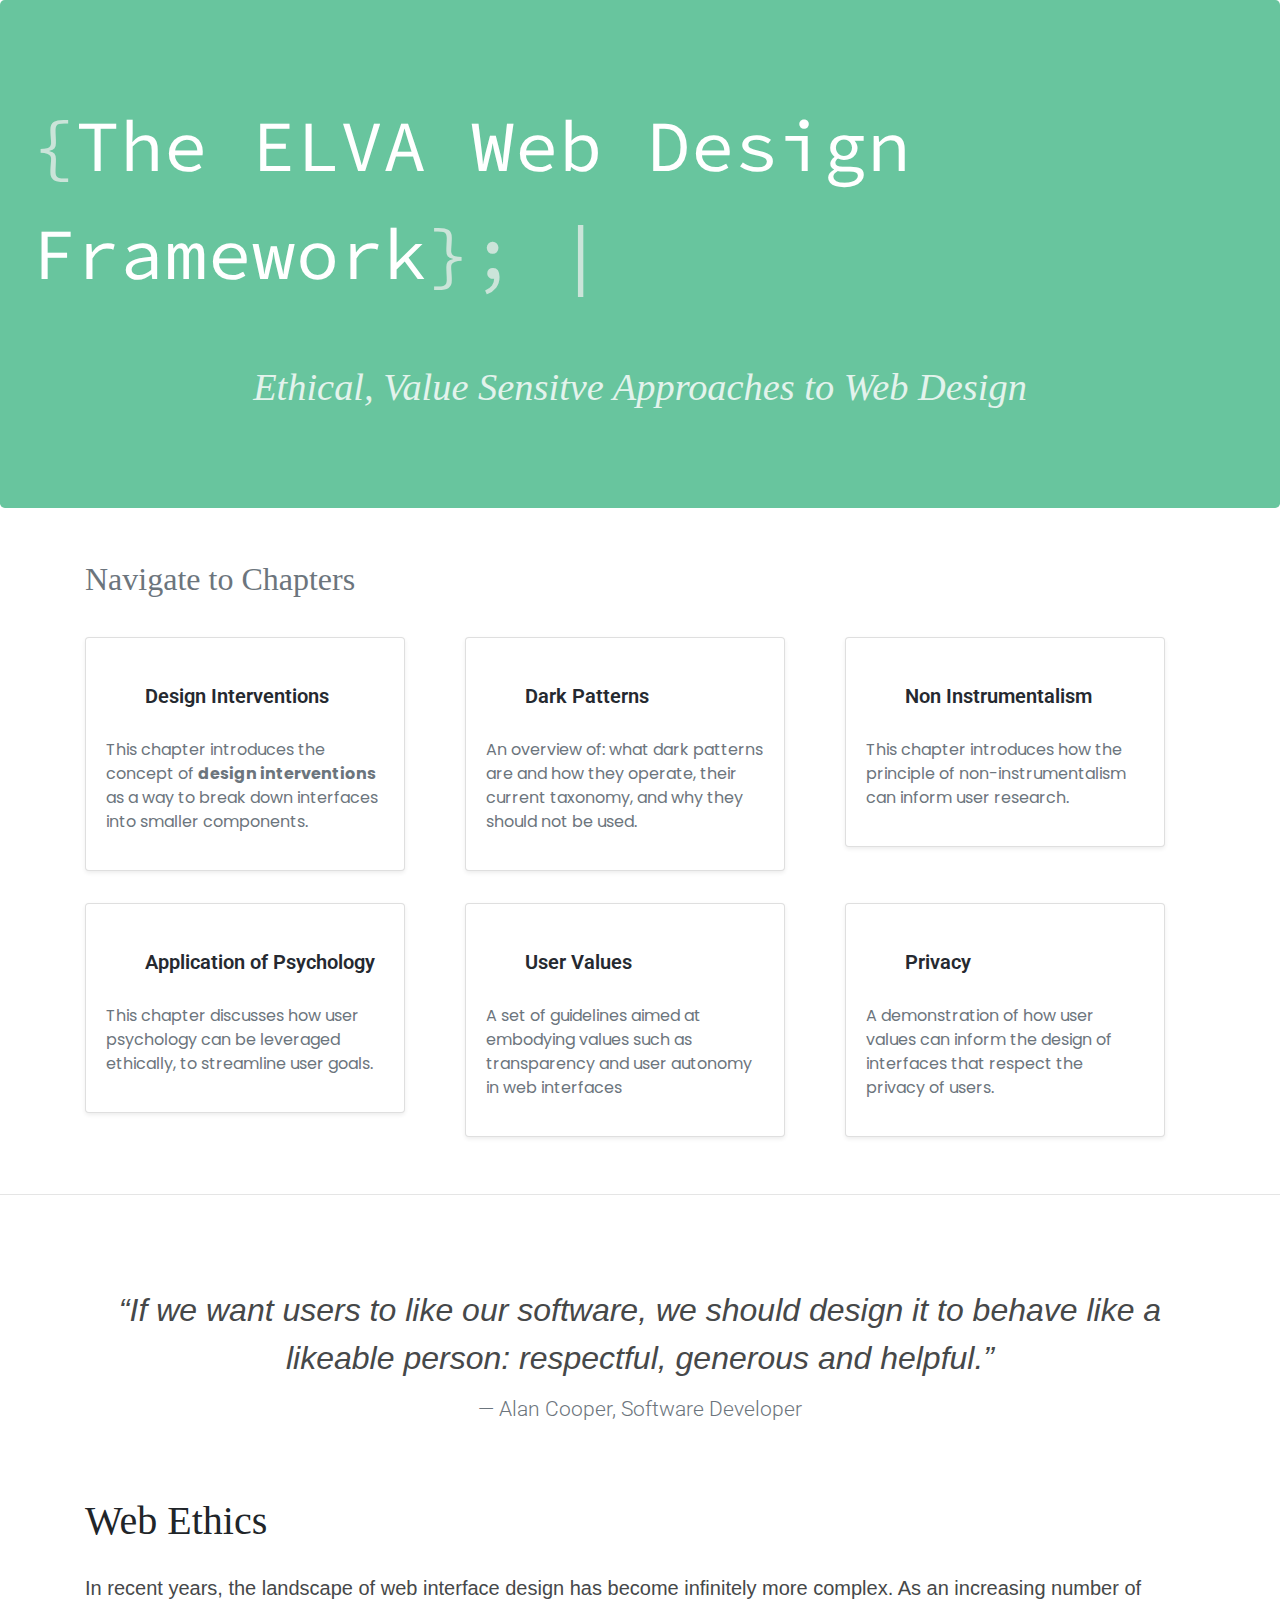
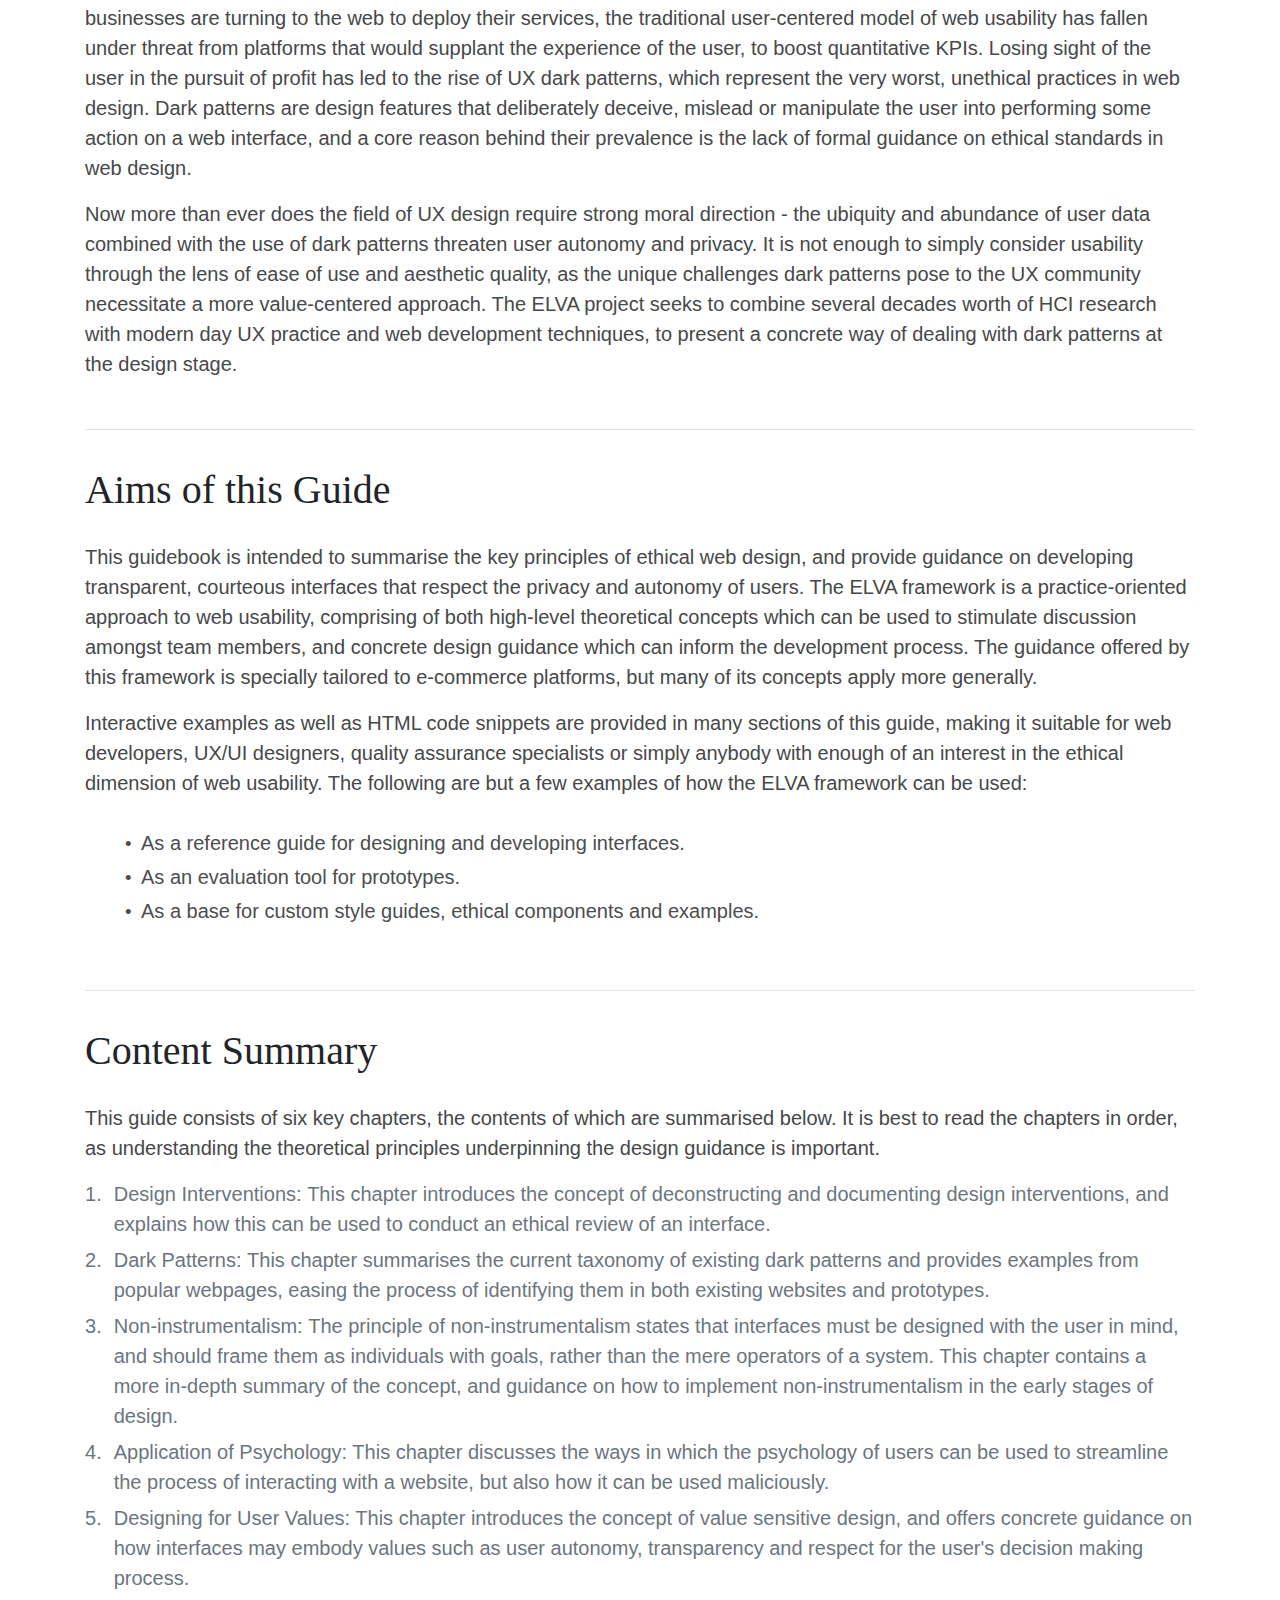
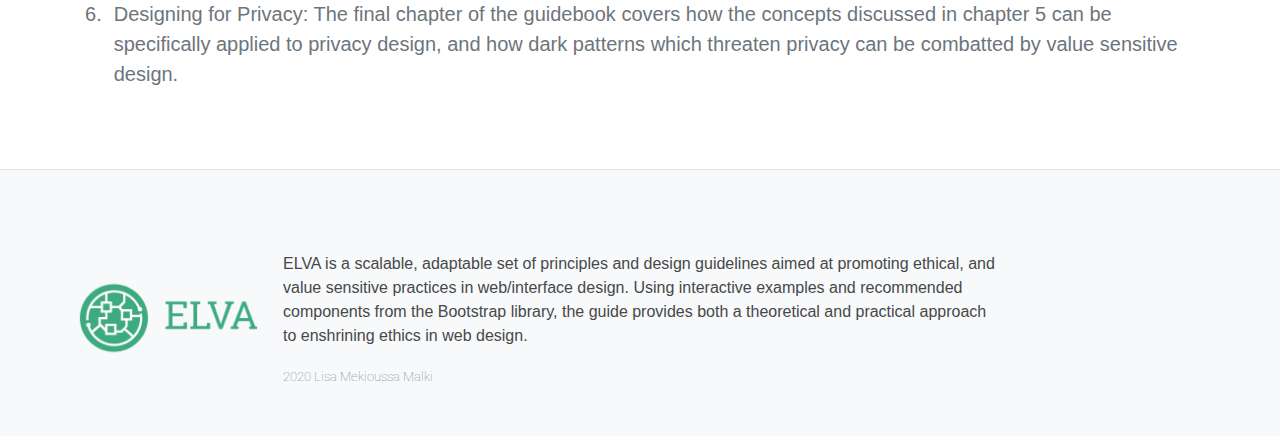
<file: index.html>
<!DOCTYPE html>
<html lang="en">
<head>
  <meta charset="utf-8">
  <title>ELVA Guide</title>
  <!-- Custom styles for this template -->

  <link rel="stylesheet" href="https://stackpath.bootstrapcdn.com/bootstrap/4.4.1/css/bootstrap.min.css" integrity="sha384-Vkoo8x4CGsO3+Hhxv8T/Q5PaXtkKtu6ug5TOeNV6gBiFeWPGFN9MuhOf23Q9Ifjh" crossorigin="anonymous">
  <link href="https://fonts.googleapis.com/css2?family=Roboto:wght@100;300;400;500&amp;display=swap" rel="stylesheet">
  <link href="css/style.css" rel="stylesheet">
  <link href="css/index.css" rel="stylesheet">
  <link rel="stylesheet" href="https://use.fontawesome.com/releases/v5.7.0/css/all.css" integrity="sha384-lZN37f5QGtY3VHgisS14W3ExzMWZxybE1SJSEsQp9S+oqd12jhcu+A56Ebc1zFSJ" crossorigin="anonymous">
  <link href="https://fonts.googleapis.com/css2?family=Montserrat&amp;display=swap" rel="stylesheet"> 
  <link href="https://fonts.googleapis.com/css2?family=Montserrat&amp;family=Source+Code+Pro:wght@600&amp;display=swap" rel="stylesheet"> 
  <link href="https://fonts.googleapis.com/css2?family=Poppins&amp;display=swap" rel="stylesheet"> 
  <link href="//db.onlinewebfonts.com/c/0fadaa21fcac88ceee0bb8da992c221b?family=SalesforceSans-Regular" rel="stylesheet" type="text/css"/>


</head>

<body>

        
    <!-- Body Content Start -->

        <div class= "jumbotron" style = "background-color: #68c59e; padding-top:5%; padding-bottom:7%;">
                <div >
                    <div class = "body-heading mt-2 d-flex justify-content-center">
                        <h1 class = "h1-main">
                            <span style = "color:#cbe4d9;" >{</span>The ELVA Web Design Framework<span style = "color:#cbe4d9;">}; </span>
                            <span style = "color:#cbe4d9;" id="cursor">|</span>
                        </h1>   
                    </div>
                    <div class = "body-heading mt-2 d-flex justify-content-center">
                            <h2 style = "color:#e3f3ec; font-family: Geneva;">
                                Ethical, Value Sensitve Approaches to Web Design
                            </h2>   
                    </div>
                    
 
                </div>
        </div>

        <div  class = "container" style = "padding-top:20px; padding-bottom:25px;">
                <h1 style = "padding-bottom:15px;  font-size: 2rem;" class = "text-muted" >Navigate to Chapters</h1>
                <div class="row">
                    <div class="col-12 col-lg-4 py-3">
                        <div  class="card shadow-sm" style="width: 20rem;">
                                <div class="card-body">
                                    <div class = "flexbox d-flex flex-row align-items-center">
                                            <div class="d-flex p-2">
                                                <a class = "stretched-link" href = "fundamentals/intro.html"><i class="fas fa-lightbulb fa-2x" style = "color: #fcde4c; padding-bottom:1px;"></i></a>
                                            </div>
                                            <div class ="d-flex p-2">
                                                    <h5 class= "card-title"> Design Interventions </h5>
                                            </div>   
                                    </div>
                                    
                                    <p class="card-p text-muted">This chapter introduces the concept of <strong>design interventions</strong> as a way to break down interfaces into smaller components.</p>
    
                                </div>
                        </div>
                    </div>

                    <div class="col-12 col-lg-4 py-3">
                        <div class="card shadow-sm" style="width: 20rem;">
                                <div class="card-body">
                                        <div class = "flexbox d-flex flex-row align-items-center">
                                                <div class="d-flex p-2">
                                                    <a class = "stretched-link" href = "fundamentals/patterns.html"><i class="fas fa-times fa-2x" style = "color: rgb(173, 17, 17);"></i></a>
                                                </div>
                                                <div class ="d-flex p-2">
                                                        <h5 class= "card-title"> Dark Patterns </h5>
                                                </div>   
                                        </div>
                                
                                    <p class="card-p text-muted">An overview of: what dark patterns are and how they operate, their current taxonomy, and why they should not be used. </p>
    
                                </div>
                        </div>
                    </div>

                    <div class="col-12 col-lg-4 py-3">
                            <div class="card shadow-sm" style="width: 20rem;">
                                    <div class="card-body">
                                            <div class = "flexbox d-flex flex-row align-items-center">
                                                    <div class="d-flex p-2">
                                                        <a class = "stretched-link" href = "fundamentals/instrumentalism.html"><i class="fas fa-user-friends fa-2x" style = "color: #68c59e;"></i></a>
                                                    </div>
                                                    <div class ="d-flex p-2">
                                                            <h5 class= "card-title"> Non Instrumentalism </h5>
                                                    </div>   
                                            </div>
                                        <p class="card-p text-muted">This chapter introduces how the principle of non-instrumentalism can inform user research.</p>
        
                                    </div>
                                    </div>
                        </div>
                </div>

                <!-- SECOND ROW OF LINKS !-->

                <div class="row">
                        <div class="col-12 col-lg-4 py-3">
                            <div  class="card shadow-sm" style="width: 20rem;">
                                    <div class="card-body">
                                        <div class = "flexbox d-flex flex-row align-items-center">
                                                <div class="d-flex p-2">
                                                    <a class = "stretched-link" href = "fundamentals/psychology.html"><i class="fas fa-brain fa-2x" style = "color: #eaadec; padding-bottom:1px;"></i></a>
                                                </div>
                                                <div class ="d-flex p-2">
                                                        <h5 class= "card-title"> Application of Psychology</h5>
                                                </div>   
                                        </div>
                                        
                                        <p class="card-p text-muted">This chapter discusses how user psychology can be leveraged ethically, to streamline user goals.</p>
        
                                    </div>
                            </div>
                        </div>
                        <div class="col-12 col-lg-4 py-3">
                            <div class="card shadow-sm" style="width: 20rem;">
                                    <div class="card-body">
                                            <div class = "flexbox d-flex flex-row align-items-center">
                                                    <div class="d-flex p-2">
                                                        <a class = "stretched-link" href = "fundamentals/autonomy.html"><i class="fas fa-fist-raised fa-2x" style = "color: #68c59e;"></i></a>
                                                    </div>
                                                    <div class ="d-flex p-2">
                                                            <h5 class= "card-title"> User Values</h5>
                                                    </div>   
                                            </div>
                                        <p class="card-p text-muted">A set of guidelines aimed at embodying values such as transparency and user autonomy in web interfaces</p>
        
                                    </div>
                                    </div>
                        </div>
                        <div class="col-12 col-lg-4 py-3">
                            <div class="card shadow-sm" style="width: 20rem;">
                                    <div class="card-body">
                                            <div class = "flexbox d-flex flex-row align-items-center">
                                                    <div class="d-flex p-2">
                                                        <a class = "stretched-link" href = "fundamentals/privacy.html"><i class="fas fa-user-secret fa-2x" style = "color: #303332;"></i></a>
                                                    </div>
                                                    <div class ="d-flex p-2">
                                                            <h5 class= "card-title"> Privacy </h5>
                                                    </div>   
                                            </div>
                                    
                                        <p class="card-p text-muted">A demonstration of how user values can inform the design of interfaces that respect the privacy of users. </p>
        
                                    </div>
                            </div>
                        </div>
                    </div>
            </div>
            <hr style = "padding-bottom:25px;">
        <div class = "container">
            <div class = "container-fluid">
                <blockquote style = "padding-bottom: 70px; padding-top:50px;"class="blockquote text-center" >
                        <p class="mb-4 quote">“If we want users to like our software, we should design it to behave like a likeable person: respectful, generous and helpful.”</p>
                        <footer class="blockquote-footer citation">Alan Cooper, Software Developer </footer>
                </blockquote>
            </div>
            

            <div style = "margin-bottom:50px;">
                
                    <h1> Web Ethics</h1>
                    <p class = "lead">
                        In recent years, the landscape of web interface design has become infinitely more complex. As an increasing number of businesses are turning to the web to deploy their services,
                        the traditional user-centered model of web usability has fallen under threat from platforms that would supplant the experience of the user, to boost quantitative KPIs. Losing sight of
                        the user in the pursuit of profit has led to the rise of <strong> UX dark patterns</strong>, which represent the very worst, unethical practices in web design. Dark patterns are design features that 
                        deliberately deceive, mislead or manipulate the user into performing some action on a web interface, and a core reason behind their prevalence is the lack of formal guidance on ethical standards
                        in web design.
                    </p>

                    <p class = "lead">
                        Now more than ever does the field of UX design require strong moral direction - the ubiquity and abundance of user data combined with the use of dark patterns threaten user autonomy and privacy. It is not 
                        enough to simply consider usability through the lens of ease of use and aesthetic quality, as the unique challenges dark patterns pose to the UX community necessitate a more value-centered approach.
                        The ELVA project seeks to combine several decades worth of HCI research with modern day UX practice and web development techniques, to present a concrete way of dealing with dark patterns at the design
                        stage. 
                    </p>
            
            </div>
            <div style = "margin-bottom:50px;">
                <hr style = "padding-bottom:20px;">
                <h1> Aims of this Guide</h1>
                <p class= "lead"> 
                    This guidebook is intended to summarise the key principles of ethical web design, and provide guidance on developing transparent, courteous interfaces that
                    respect the privacy and autonomy of users. The ELVA framework is a practice-oriented approach to web usability, comprising of both high-level theoretical concepts which can be
                    used to stimulate discussion amongst team members, and concrete design guidance which can inform the development process. The guidance offered by this framework is specially
                    tailored to <strong>e-commerce platforms</strong>, but many of its concepts apply more generally. </p>

                <p class= "lead">
                    Interactive examples as well as HTML code snippets are provided in many sections of this guide, making it suitable for web developers,
                    UX/UI designers, quality assurance specialists or simply anybody with enough of an interest in the ethical dimension of web usability. The following are but a few examples of how the ELVA framework
                    can be used:
            

                    <ul class = "lead">
                        <li style = "color: #4c4d4f;"> As a reference guide for designing and developing interfaces. </li>
                        <li style = "color: #4c4d4f;"> As an evaluation tool for prototypes. </li>
                        <li style = "color: #4c4d4f;"> As a base for custom style guides, ethical components and examples. </li>

                    </ul>
                </p>
            </div>
            <hr style = "padding-bottom:20px;">
            <div>
                <h1>Content Summary</h1>
                <p class= "lead">
                    This guide consists of six key chapters, the contents of which are summarised below. It is best to read the chapters in order, as understanding the theoretical principles underpinning the design guidance is important.               
                    <ol class = "lead text-secondary" >
                        <li> <strong>Design Interventions: </strong>This chapter introduces the concept of deconstructing and documenting
                        design interventions, and explains how this can be used to conduct an ethical review of an interface. </li>
                        <li> <strong> Dark Patterns: </strong>This chapter summarises the current taxonomy of existing dark patterns and provides examples from popular webpages, easing the process of identifying them in both
                            existing websites and prototypes.</li>
                        <li> <strong> Non-instrumentalism: </strong> The principle of non-instrumentalism states that interfaces must be designed with the user in mind, and should frame them as individuals with goals, rather than the mere operators of a system. This chapter contains a more in-depth summary of the concept, and guidance on how to implement non-instrumentalism in the early stages of design.</li>

                        <li><strong>Application of Psychology:</strong> This chapter discusses the ways in which the psychology of users can be used to streamline the process of interacting with a website, but also how it can be used maliciously.</li>
                        <li><strong>Designing for User Values:</strong> This chapter introduces the concept of value sensitive design, and offers concrete guidance on how interfaces may embody values such as user autonomy, transparency and respect for the user's decision making process.</li>
                        <li><strong>Designing for Privacy:</strong> The final chapter of the guidebook covers how the concepts discussed in chapter 5 can be specifically applied to privacy design, and how dark patterns which threaten privacy can be combatted by value sensitive design.</li>
                    </ol>
                </p>
            </div>
        </div>

            <footer style = "margin-top:80px; padding-bottom:0px;" class =" bg-light pt-4 border-top ">
                <div class = "container">
                    <div class = "row" style = "padding-top:40px; padding-bottom:40px;">
                        <div class = "col-2 d-flex align-items-center">
                            <img src = "images/elvalogo.png">
                        </div>
                        <div class = " col-8 d-flex align-items-center">                     
                            <div style = "margin-top:10px;" class = "p-2">
                                <p class = "annotations ">
                                    ELVA is a scalable, adaptable set of principles and design guidelines aimed at promoting ethical, and value sensitive practices in web/interface design.
                                    Using interactive examples and recommended components from the Bootstrap library, the guide provides both a theoretical and practical approach to enshrining
                                    ethics in web design.
                                </p>
                                <small class = "annotations text-muted" >2020 Lisa Mekioussa Malki</small>
                            </div>
                        </div>
                    </div>
                    
                </div>
            </footer>     
           




  <script src="https://code.jquery.com/jquery-3.4.1.slim.min.js" integrity="sha384-J6qa4849blE2+poT4WnyKhv5vZF5SrPo0iEjwBvKU7imGFAV0wwj1yYfoRSJoZ+n" crossorigin="anonymous"></script>
  <script src="https://cdn.jsdelivr.net/npm/popper.js@1.16.0/dist/umd/popper.min.js" integrity="sha384-Q6E9RHvbIyZFJoft+2mJbHaEWldlvI9IOYy5n3zV9zzTtmI3UksdQRVvoxMfooAo" crossorigin="anonymous"></script>
  <script src="https://stackpath.bootstrapcdn.com/bootstrap/4.4.1/js/bootstrap.min.js" integrity="sha384-wfSDF2E50Y2D1uUdj0O3uMBJnjuUD4Ih7YwaYd1iqfktj0Uod8GCExl3Og8ifwB6" crossorigin="anonymous"></script>

  <script src="https://ajax.googleapis.com/ajax/libs/jquery/3.4.1/jquery.min.js"></script>

  <script>
        var cursor = true;
        var speed = 350;        
        setInterval(() => {
          if(cursor) {
            document.getElementById('cursor').style.opacity = 0;
            cursor = false;
          }else {
            document.getElementById('cursor').style.opacity = 1;
            cursor = true;
          }
        }, speed);
</script>

</body>

</html>
</file>
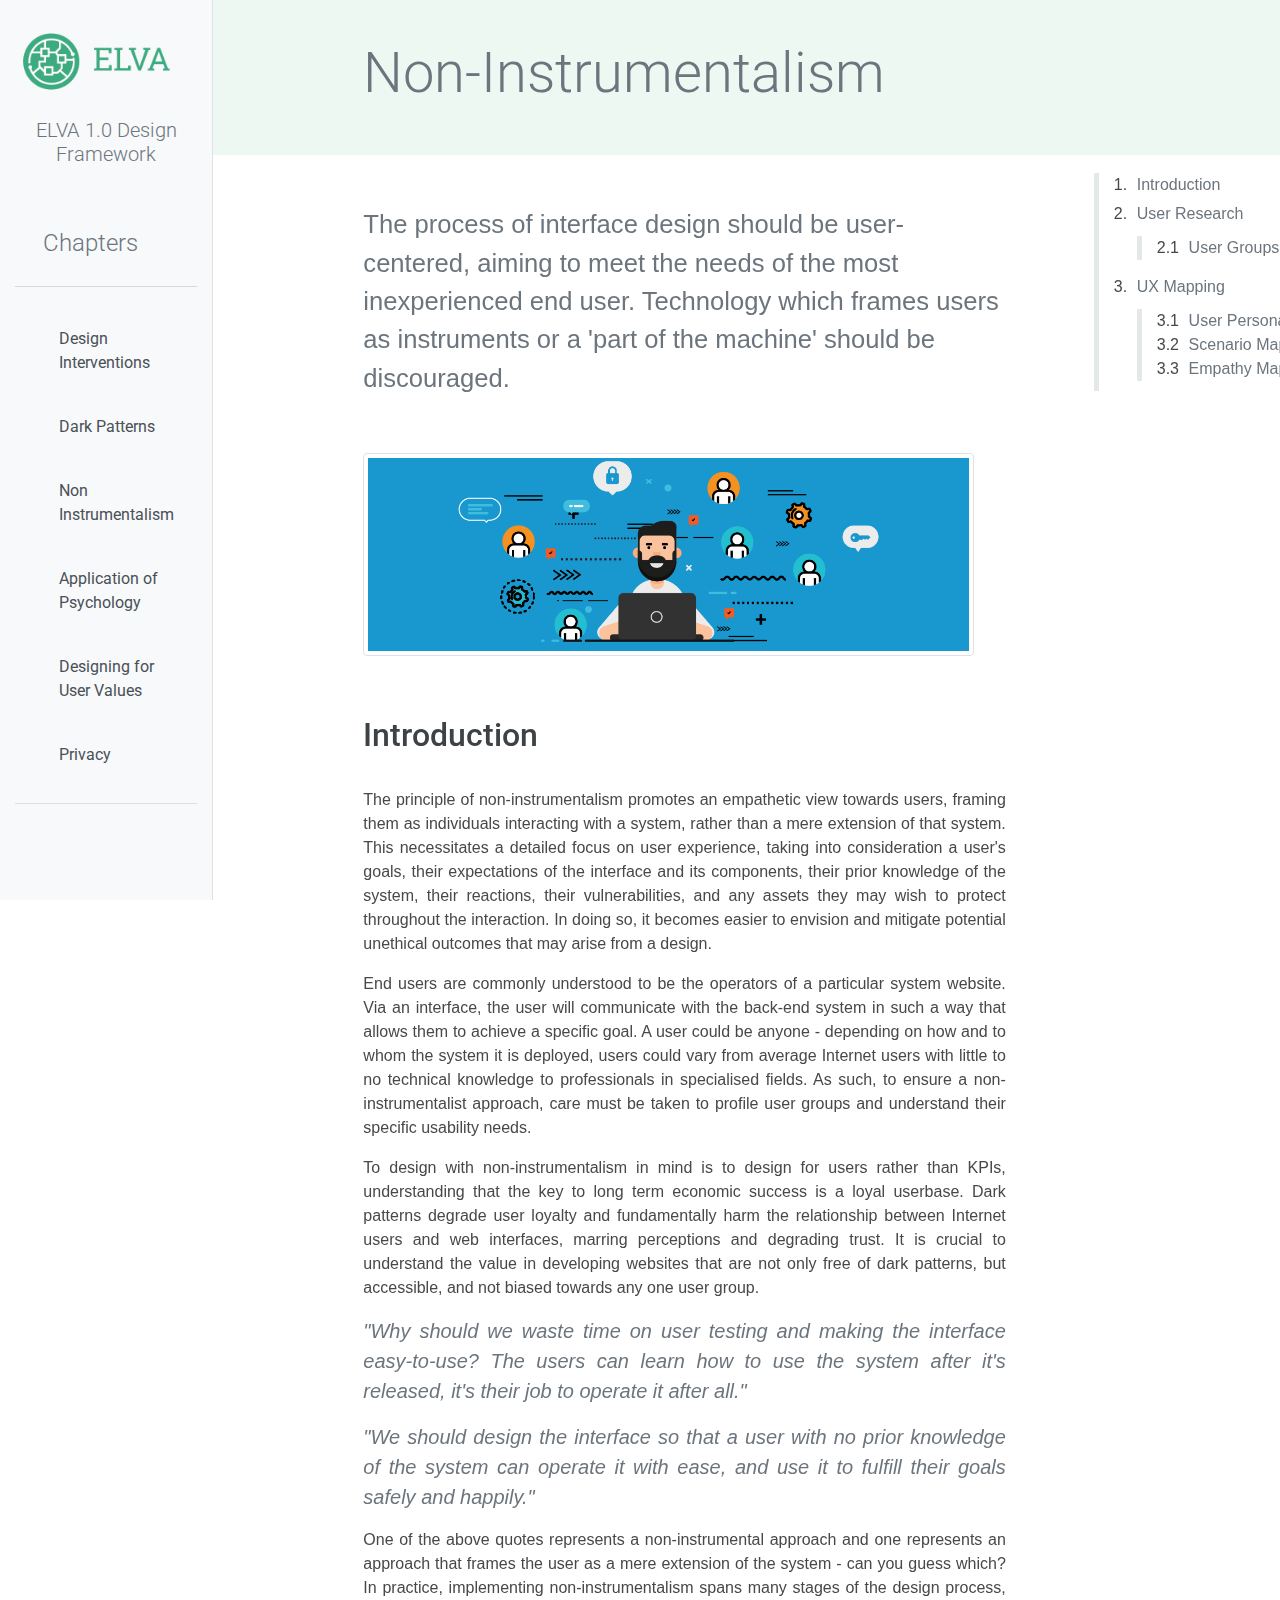
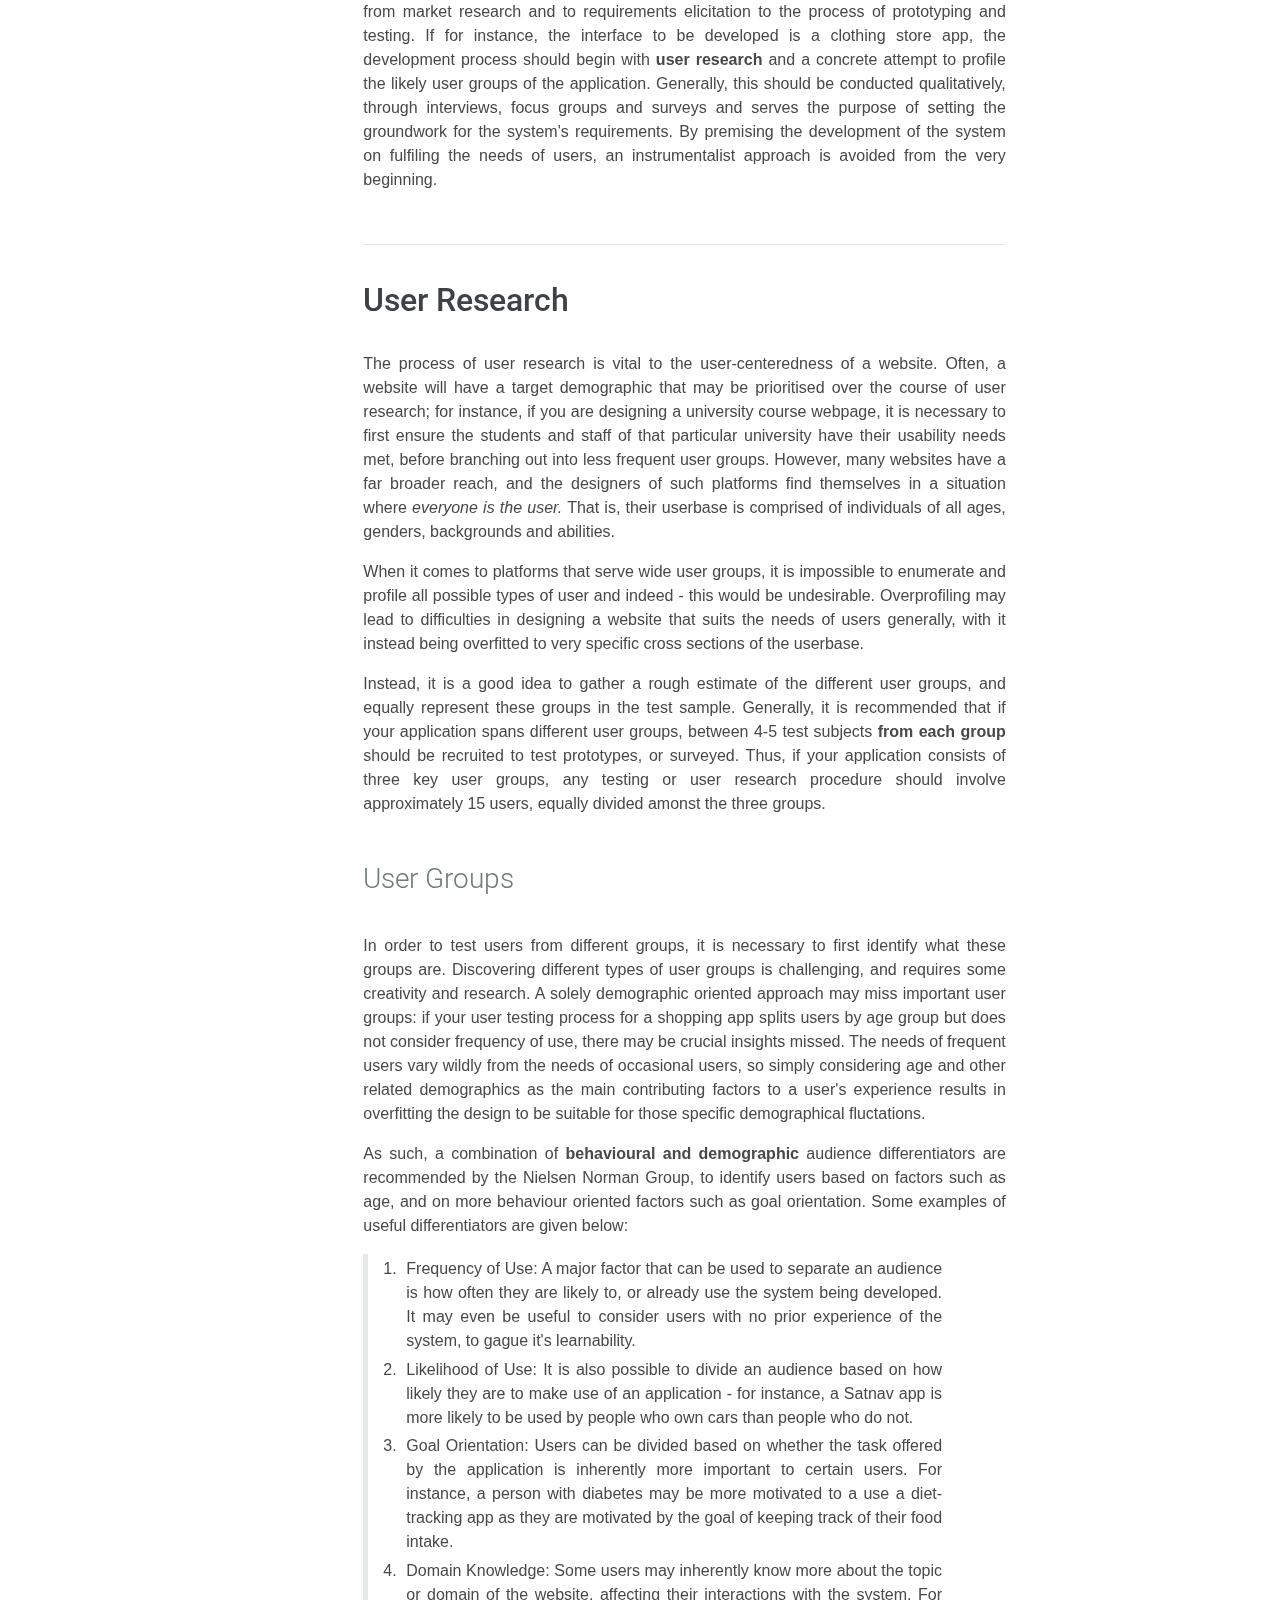
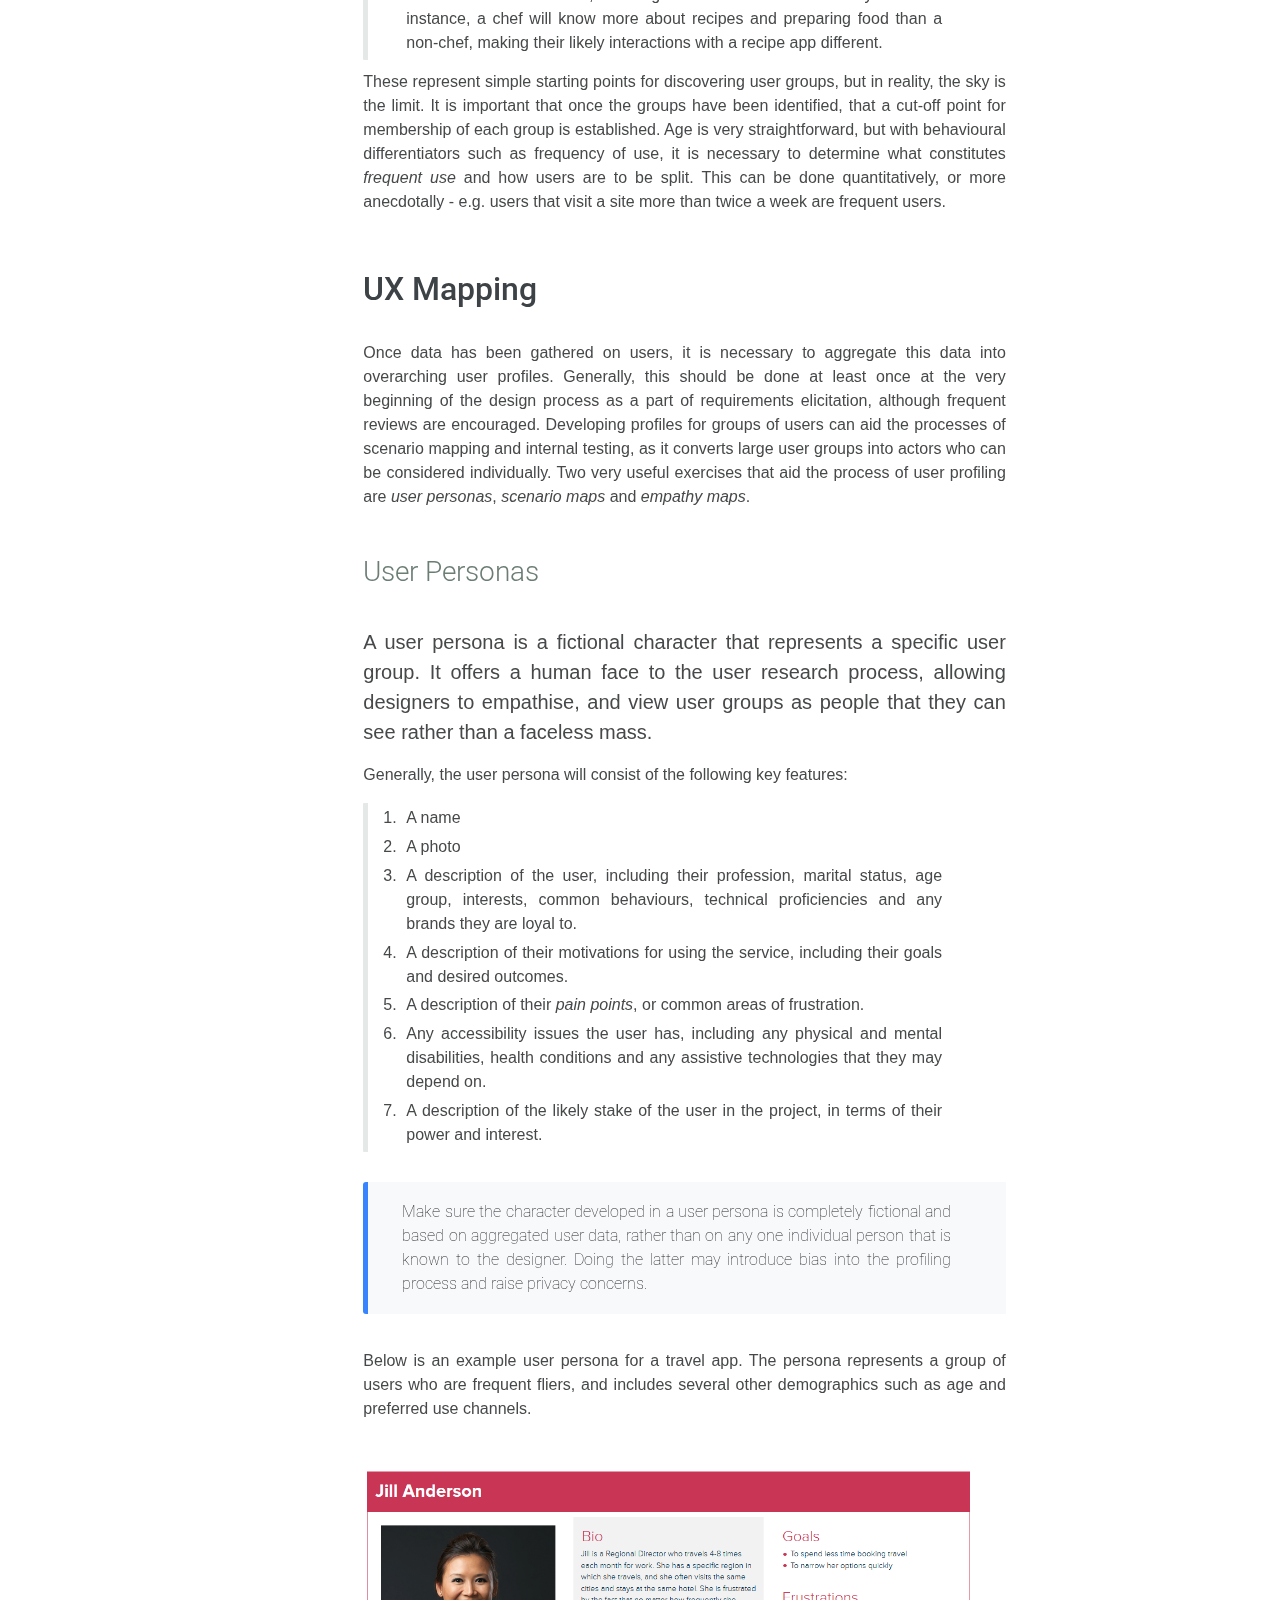
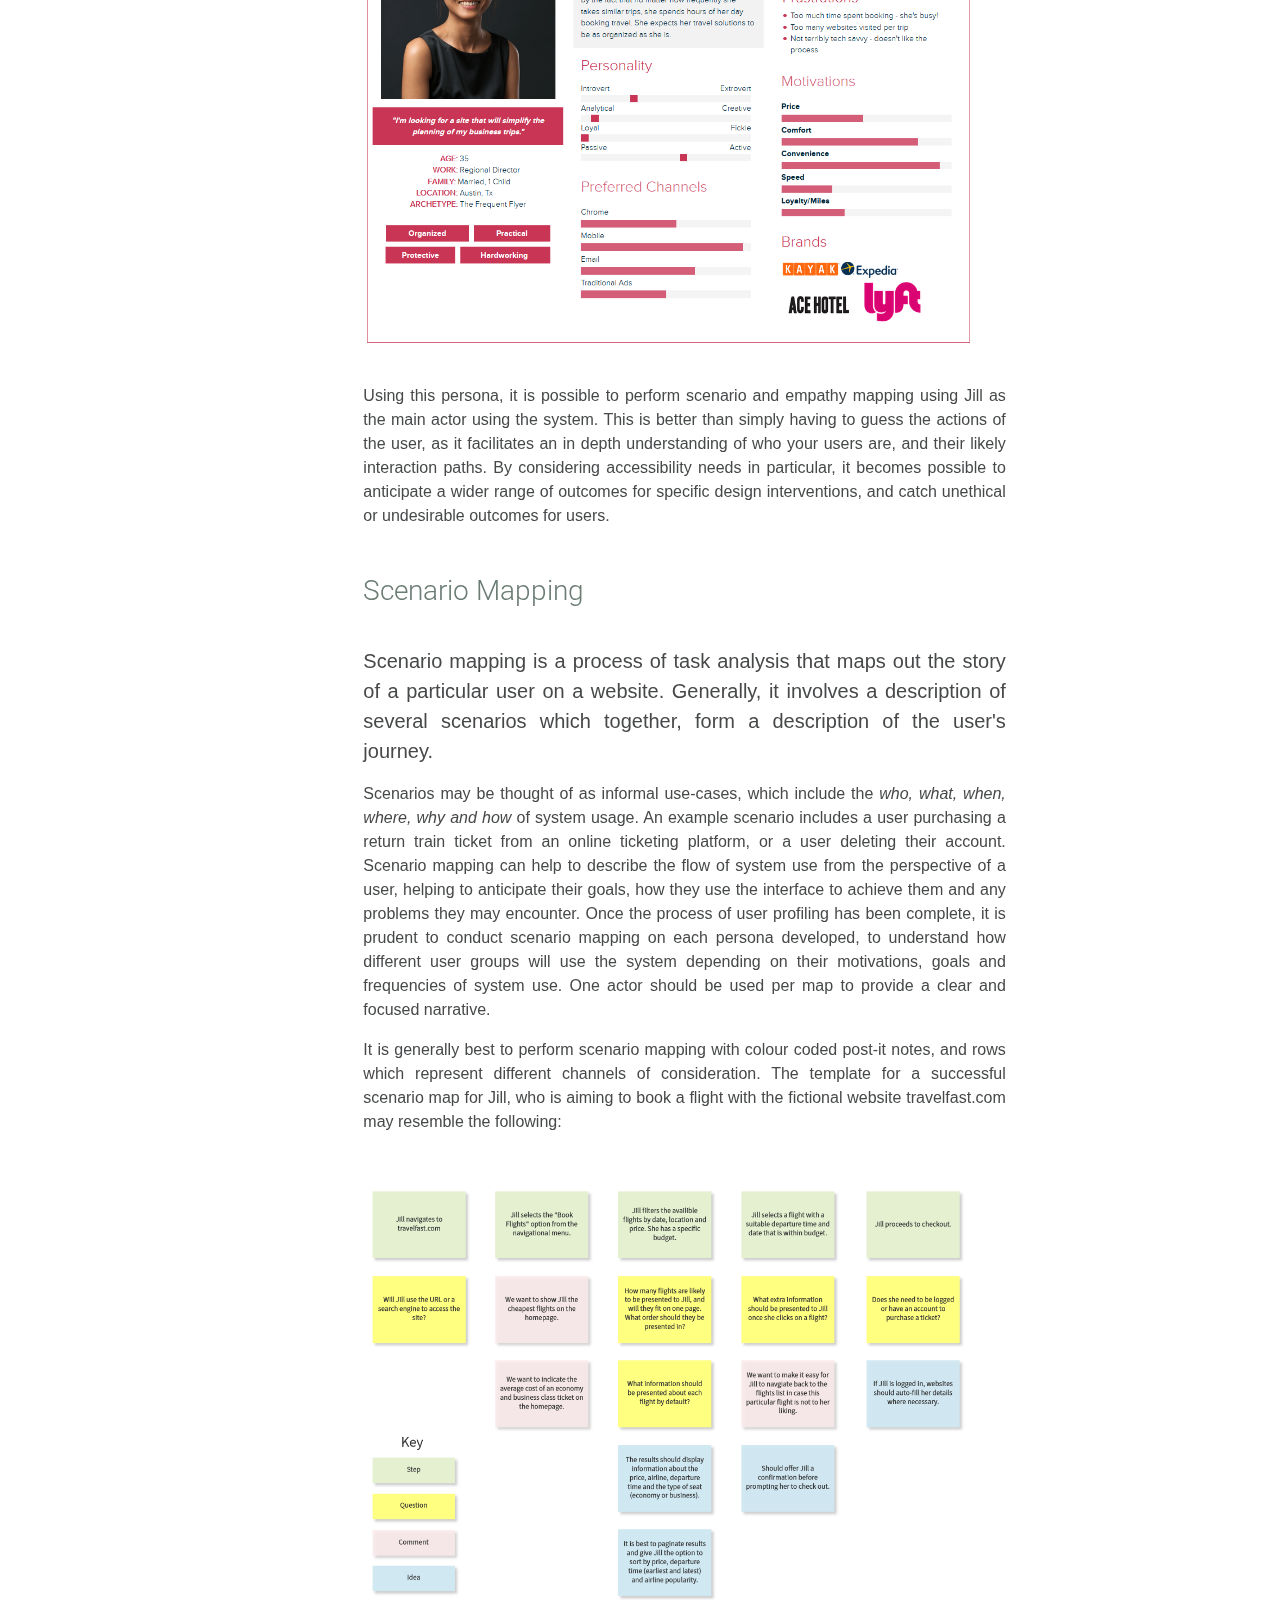
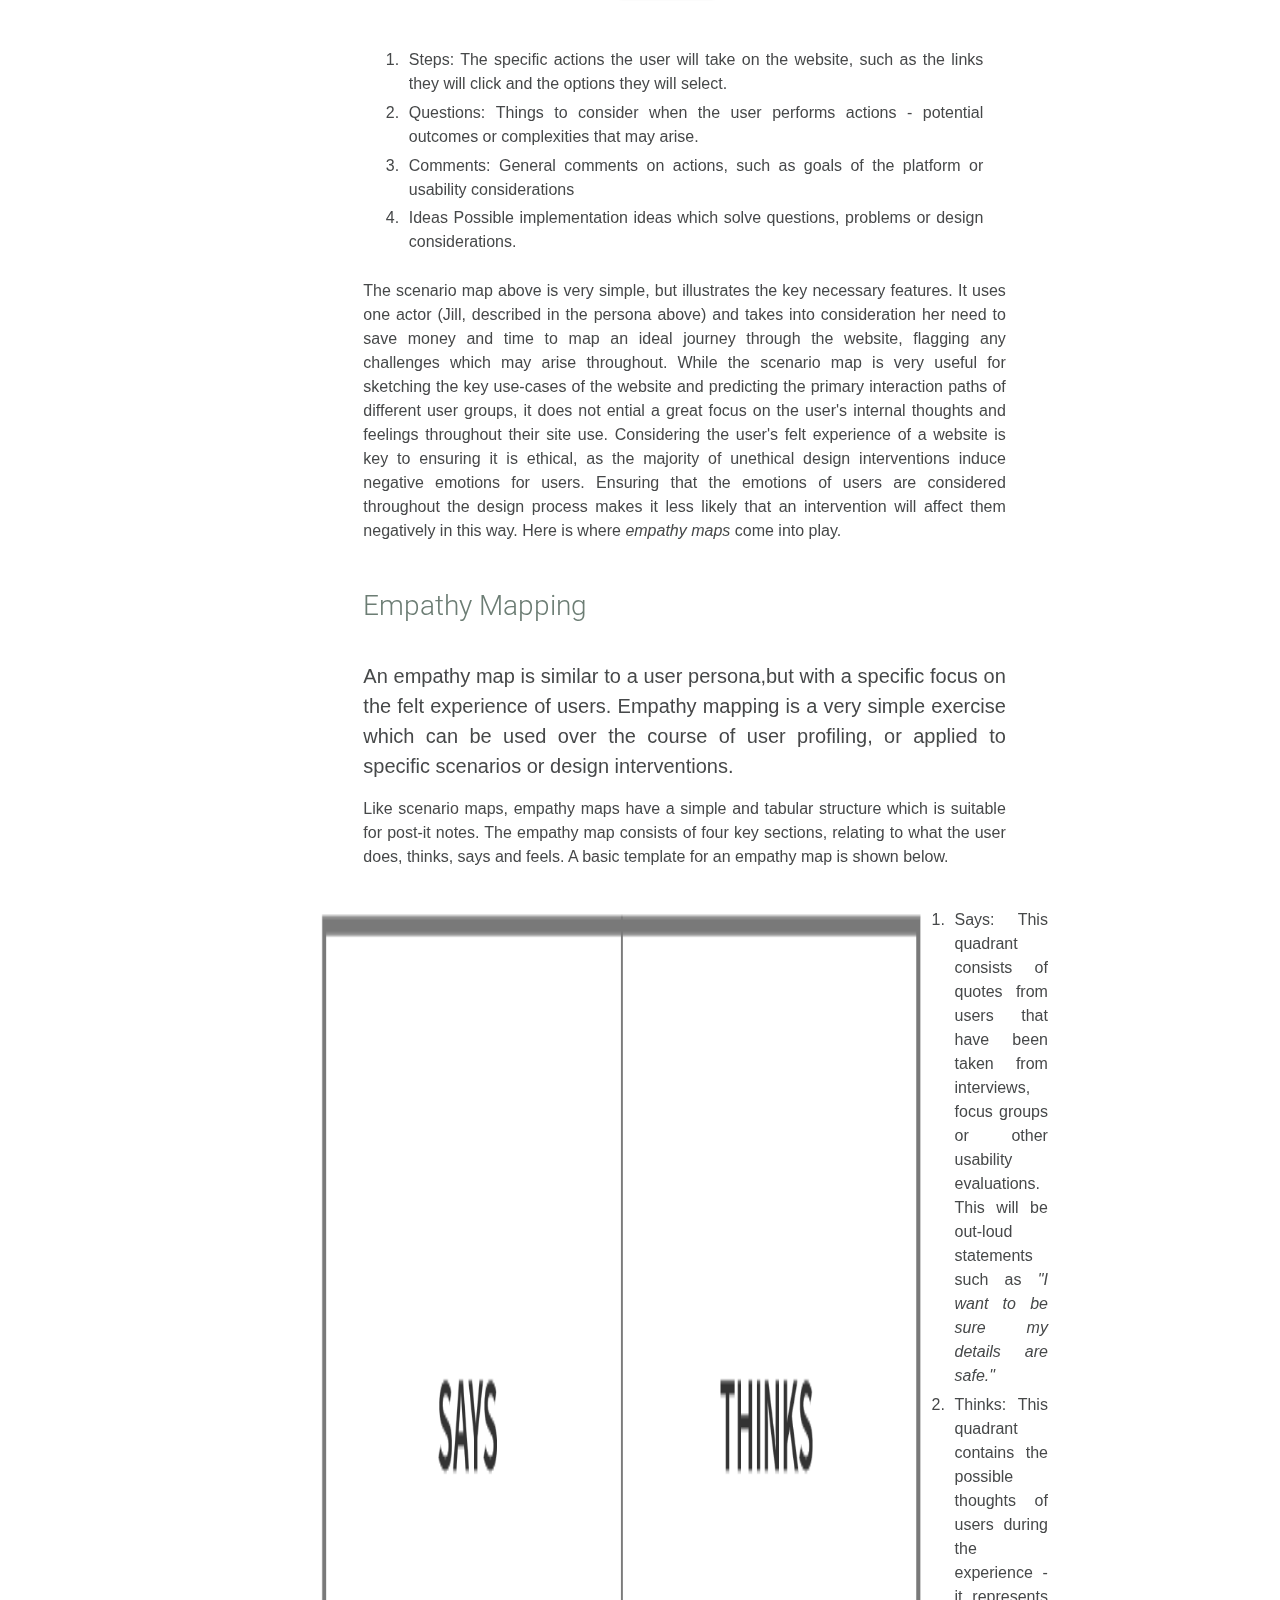
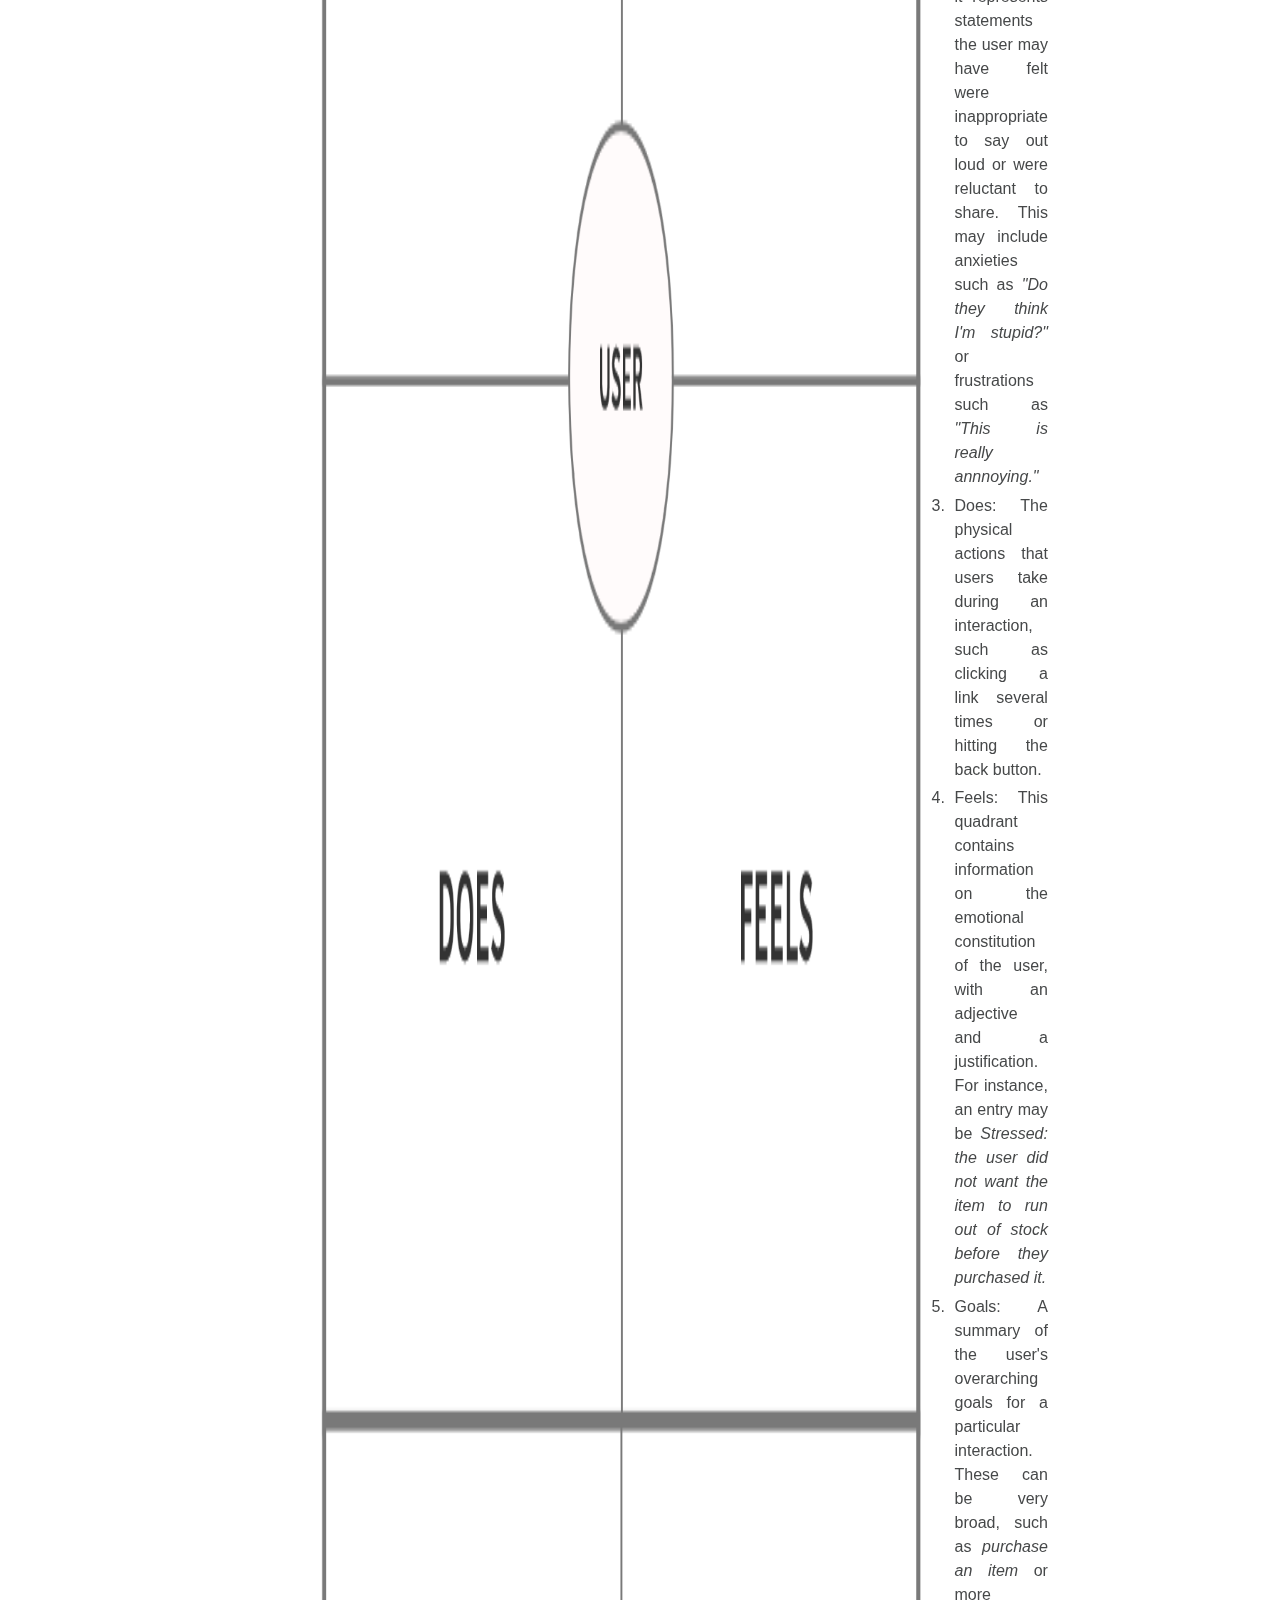
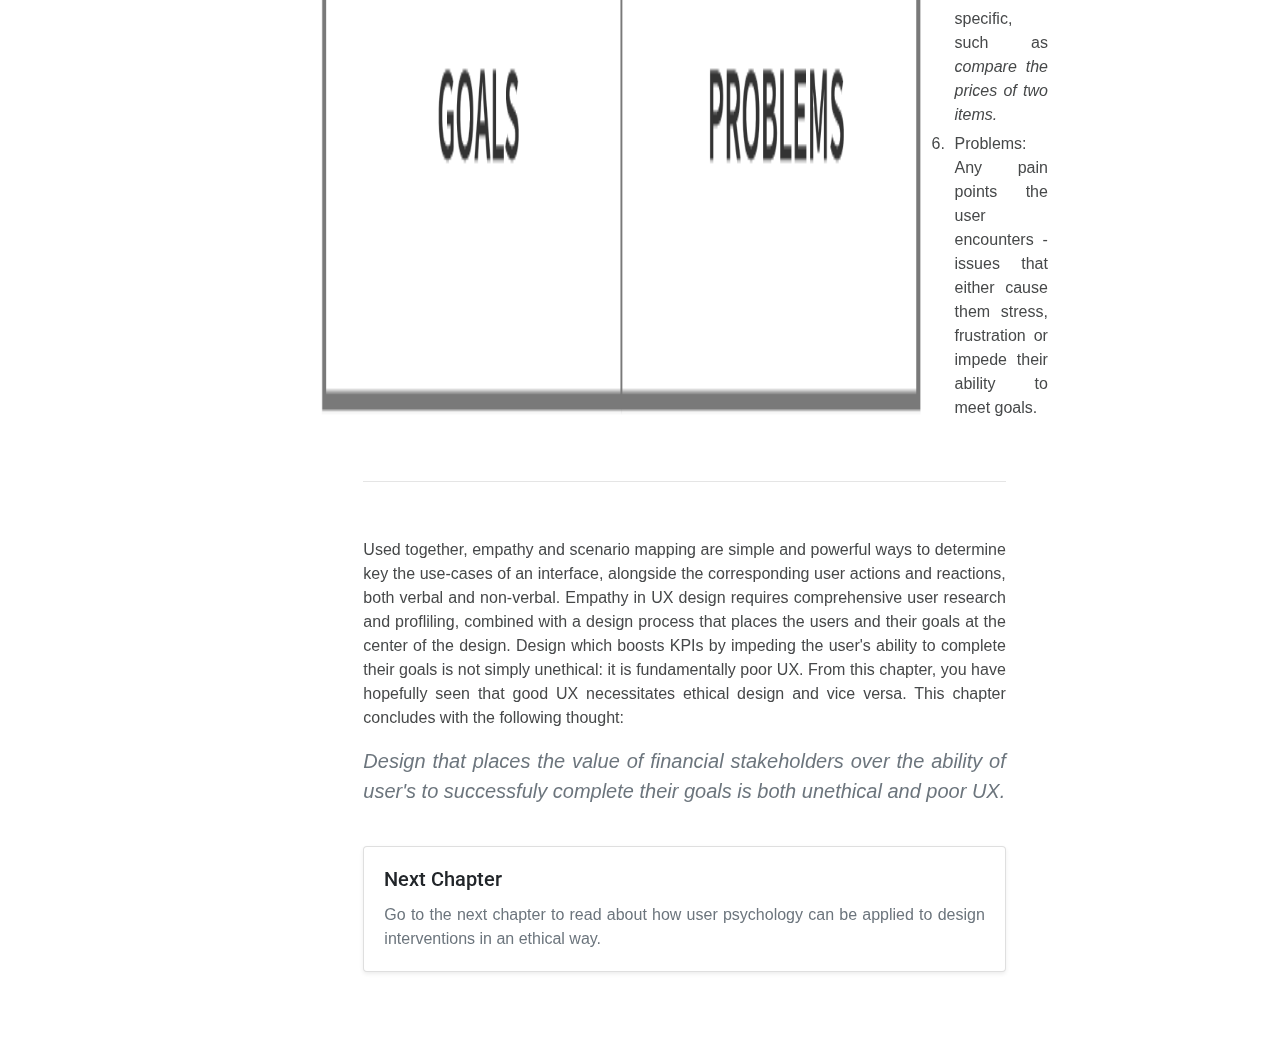
<file: fundamentals/instrumentalism.html>
<!DOCTYPE html>
    <html lang="en">
    <head>
      <meta charset="utf-8">
      <title>ELVA Guide</title>
      <!-- Custom styles for this template -->
    
      <link rel="stylesheet" href="https://stackpath.bootstrapcdn.com/bootstrap/4.4.1/css/bootstrap.min.css" integrity="sha384-Vkoo8x4CGsO3+Hhxv8T/Q5PaXtkKtu6ug5TOeNV6gBiFeWPGFN9MuhOf23Q9Ifjh" crossorigin="anonymous">
      <link href="https://fonts.googleapis.com/css2?family=Roboto:wght@100;300;400;500&amp;display=swap" rel="stylesheet">
      <link href="../css/style.css" rel="stylesheet">

      <link rel="stylesheet" href="https://use.fontawesome.com/releases/v5.7.0/css/all.css" integrity="sha384-lZN37f5QGtY3VHgisS14W3ExzMWZxybE1SJSEsQp9S+oqd12jhcu+A56Ebc1zFSJ" crossorigin="anonymous">
      <link href="//db.onlinewebfonts.com/c/0fadaa21fcac88ceee0bb8da992c221b?family=SalesforceSans-Regular" rel="stylesheet" type="text/css"/> 
      <link href="https://fonts.googleapis.com/css2?family=Work+Sans:wght@200;300;400&amp;display=swap" rel="stylesheet"> 
      <link href="https://fonts.googleapis.com/css2?family=Poppins:wght@200;300;400&amp;display=swap" rel="stylesheet"> 
    </head>
    
    <body>
            
    <div class= "container-fluid">
        <div class= "row">
            <div class = "col-2">
                <div id = "sidebar-block"></div>
            </div>
            
            <div class = "col-10">
                <div data-spy="scroll" data-target="#scrollspy" data-offset="0">
                    <div style = "background-color: #68c59e1f;">
                        <div style = "padding-top:40px; padding-bottom:40px; padding-left:150px;">
                            <h1 class = " text-muted display-4"> Non-Instrumentalism</h1>
                        </div> 
                    </div>
                    <div>
                        <div class = "row">
                            <div class = "col-9">
                                <div style = "width:100%; padding-left:150px;">
                                    <div class = "heading">
                                        <p class= "leading text-muted">
                                                The process of interface design should be user-centered, aiming to meet the needs of the most inexperienced end user. 
                                                Technology which frames users as instruments or a 'part of the machine' should be discouraged. 
                                        </p>
                                        <div id = "banner">
                                            <img  src="../images/instrumentalism/users.PNG" class=" img-fluid img-thumbnail" alt="user banner" style = " width:95%;">
                                        </div>
                                    </div>
                                        
                                    <div id = "item-1" class = "group text-justify">
                                        <div class = "header2">
                                            <h2 style = "font-weight: 500"> Introduction </h2>
                                        </div>
                                        <p>
                                            The principle of non-instrumentalism promotes an empathetic view towards users, framing them as individuals interacting with a system, rather than a mere extension of that system. 
                                            This necessitates a detailed focus on user experience, taking into consideration a user's goals, their expectations of the interface and its components, their prior knowledge of the system, their reactions,
                                            their vulnerabilities, and any assets they may wish to protect throughout the interaction. In doing so, it becomes easier to envision and mitigate potential unethical outcomes  that may arise from a design.
                                        </p>
                                        <p>
                                            End users are commonly understood to be the operators of a particular system website. Via an interface, the user will communicate with the back-end system in such a way that allows them to achieve a specific goal. 
                                            A user could be anyone - depending on how and to whom the system it is deployed, users could vary from average Internet users with little to no technical knowledge to professionals in specialised fields. As such, to ensure a non-instrumentalist approach, care must be taken to profile user groups and understand their specific usability needs.  
                                        </p>
                                        <p>
                                            To design with non-instrumentalism in mind is to design for users rather than KPIs, understanding that the key to long term economic success is a loyal userbase. Dark patterns degrade user loyalty and fundamentally harm the relationship
                                            between Internet users and web interfaces, marring perceptions and degrading trust. It is crucial to understand the value in developing websites that are not only free of dark patterns, but accessible, and not biased towards any one user group.
                                        </p>
                                        

                                        <p class = "lead text-muted"> 
                                            <em>"Why should we waste time on user testing and making the interface easy-to-use? The users can learn how to use the system after it's released, it's their job to operate it after all."</em>
                                        </p>
                                        
                                        <p class = "lead text-muted"> 
                                            <em>"We should design the interface so that a user with no prior knowledge of the system can operate it with ease, and use it to fulfill their goals safely and happily."</em>
                                        </p>
                                        
                                        <p>
                                            One of the above quotes represents a non-instrumental approach and one represents an approach that frames the user as a mere extension of the system - can you guess which? In practice, implementing non-instrumentalism spans many stages of the design process, from market research and to requirements elicitation to the process of prototyping and testing.
                                            If for instance, the interface to be developed is a clothing store app, the development process should begin with <strong>user research</strong> and a concrete attempt to profile the likely user groups of the application. Generally, this should be conducted qualitatively, through interviews, focus groups and surveys and serves the 
                                            purpose of setting the groundwork for the system's requirements. By premising the development of the system on fulfiling the needs of users, an instrumentalist approach is avoided from the very beginning.
                                        </p>
                                    
                                    </div>
                            
                                    <hr >
                            
                                    <div class = "group text-justify" >
                                        <div id = "item-2" class = "header2">
                                            <h2> User Research </h2>
                                        </div>
                                        <p>
                                            The process of user research is vital to the user-centeredness of a website. Often, a website will have a target demographic that may be prioritised over the course of user research; for instance, if you are designing a university course webpage, it is necessary
                                            to first ensure the students and staff of that particular university have their usability needs met, before branching out into less frequent user groups. However, many websites have a far broader reach, and the designers of such platforms
                                            find themselves in a situation where <em>everyone is the user.</em> That is, their userbase is comprised of individuals of all ages, genders, backgrounds and abilities.
                                        </p>
                                        <p>
                                            When it comes to platforms that serve wide user groups, it is impossible to enumerate and profile all possible types of user and indeed - this would be undesirable. Overprofiling may lead to difficulties in designing a website that suits the needs of users generally,
                                            with it instead being overfitted to very specific cross sections of the userbase. 
                                        </p>

                                        <p>
                                            Instead, it is a good idea to gather a rough estimate of the different user groups, and equally represent these groups in the test sample. Generally, it is recommended that if your application spans different user groups, between 4-5 test subjects <strong>from each group</strong> should
                                            be recruited to test prototypes, or surveyed. Thus, if your application consists of three key user groups, any testing or user research procedure should involve approximately 15 users, equally divided amonst the three groups. 
                                        </p>


                                        <h3 id = "item-21" style = "font-weight:300;"> User Groups </h3>

                                        <p>
                                            In order to test users from different groups, it is necessary to first identify what these groups are. Discovering different types of user groups is challenging, and requires some creativity and research. A solely demographic oriented approach may miss important user groups: if your user testing process for a shopping app splits users by age group but does not consider frequency of use, there may be crucial insights missed.
                                            The needs of frequent users vary wildly from the needs of occasional users, so simply considering age and other related demographics as the main contributing factors to a user's experience results in overfitting the design to be suitable for those specific demographical fluctations.
                                        </p>
                                        <p>
                                            As such, a combination of <strong>behavioural and demographic</strong> audience differentiators are recommended by the Nielsen Norman Group, to identify users based on factors such as age, and on more behaviour oriented factors such as goal orientation. Some examples of useful differentiators are given below:
                                        </p>
                                        <div class = "list-eg ">
                                            <div class = "example-content  d-flex align-items-center">
                                                <ol>
                                                    <li>
                                                        <strong>Frequency of Use:</strong> A major factor that can be used to separate an audience is how often they are likely to, or already use the system being developed. It may even be useful to consider users with no
                                                        prior experience of the system, to gague it's learnability.
                                                    </li>
                                                    <li>
                                                        <strong>Likelihood of Use: </strong>It is also possible to divide an audience based on how likely they are to make use of an application - for instance, a Satnav app is more likely to be used by people who own cars than people who do not.
                                                    </li>
                                                    <li>
                                                        <strong>Goal Orientation: </strong> Users can be divided based on whether the task offered by the application is inherently more important to certain users. For instance, a person with diabetes may be more motivated to a use a diet-tracking app
                                                        as they are motivated by the goal of keeping track of their food intake.
                                                    </li>
                                                    <li>
                                                        <strong>Domain Knowledge: </strong> Some users may inherently know more about the topic or domain of the website, affecting their interactions with the system. For instance, a chef will know more about recipes and preparing food than a non-chef, making their likely interactions
                                                        with a recipe app different.
                                                    </li>
                                                </ol>
                                            </div>
                                        </div>
                                        <p>
                                            These represent simple starting points for discovering user groups, but in reality, the sky is the limit. It is important that once the groups have been identified, that a cut-off point for membership of each group is established. Age is very straightforward, but with behavioural differentiators such as frequency of use, it is necessary to determine what constitutes 
                                            <em>frequent use</em> and how users are to be split. This can be done quantitatively, or more anecdotally - e.g. users that visit a site more than twice a week are frequent users.
                                        </p>
                                    </div>
                                    <div class = "group text-justify">
                                        
                                        <div id = "item-3" class = "header2">
                                                <h2> UX Mapping </h2>
                                        </div>
                                        <div class = "personas">
                                            <p> 
                                                Once data has been gathered on users, it is necessary to aggregate this data into overarching user profiles. Generally, this should be done at least once at the very beginning of the design process as a part of
                                                requirements elicitation, although frequent reviews are encouraged. Developing profiles for groups of users can aid the processes of scenario mapping and internal testing, as it converts large user groups into
                                                actors who can be considered individually. Two very useful exercises that aid the process of user profiling are <em>user personas</em>, <em>scenario maps</em> and <em>empathy maps</em>.
                                            </p>
                                            <h3 id = "item-31" style = "font-weight:300;">User Personas </h3>
                                            <p class ="lead"> 
                                                A user persona is a fictional character that represents a specific user group. It offers a human face to the user research process, allowing designers to empathise, and view user groups as people that they can see rather than 
                                                a faceless mass. 
                                            </p>
                                            <p> Generally, the user persona will consist of the following key features:</p>
                                            <div class ="list-eg">
                                                <div class = "example-content  d-flex align-items-center">
                                                    <ol>
                                                        <li> A name </li>
                                                        <li> A photo </li>
                                                        <li> A description of the user, including their profession, marital status, age group, interests, common behaviours, technical proficiencies and any brands they are loyal to. </li> 
                                    
                                                        <li> A description of their motivations for using the service, including their goals and desired outcomes.</li>
                                                        <li> A description of their <em>pain points</em>, or common areas of frustration. </li>
                                                        <li> Any accessibility issues the user has, including any physical and mental disabilities, health conditions and any assistive technologies that they may depend on.</li>
                                                        <li> A description of the likely stake of the user in the project, in terms of their power and interest. </li>
                                                    </ol>
                                                </div>
                                            </div>
                                            
                                            <div class="info-alert ">
                                                    <div class = " annotations flexbox d-flex flex-row align-items-center bg-light">
                                                        <div class="d-flex p-2">
                                                            <i class="fas fa-info-circle fa-2x" style = "color: rgb(56, 132, 255);"></i>
                                                        </div>
                                                        <div style = "width:90%;" class =" para d-flex p-2 text-justify">
                                                            Make sure the character developed in a user persona is completely fictional and based on aggregated user data, rather than on any one individual person that is known to the designer. Doing the latter may introduce bias into the profiling process and raise privacy concerns.
                                                        </div>     
                                                    </div>
                                            </div>
                                            <p> Below is an example user persona for a travel app. The persona represents a group of users who are frequent fliers, and includes several other demographics such as age and preferred use channels. </p>
                                            <div  id = "inline-image">
                                                <img src="../images/instrumentalism/persona.PNG" style = "width:100%;" class=" figure-img img-fluid" alt="Bookstore annotation">
                                            </div>
                                            <p> Using this persona, it is possible to perform scenario and empathy mapping using Jill as the main actor using the system. This is better than simply having to guess the actions of the user, as it facilitates an in depth understanding of who your users are, and their likely interaction paths.
                                                By considering accessibility needs in particular, it becomes possible to anticipate a wider range of outcomes for specific design interventions, and catch unethical or undesirable outcomes for users.
                                            </p>
                                        </div>
                                        <div id = "item-32" class = "scenario-mapping">
                                                <h3 style = "font-weight:300;">Scenario Mapping </h3>
                                                <p class = "lead">
                                                    Scenario mapping is a process of task analysis that maps out the story of a particular user on a website. Generally, it involves a description of several scenarios which together, form a description of the user's journey.
                                                </p>
                                                <p>
                                                    Scenarios may be thought of as informal use-cases, which include the <em>who, what, when, where, why and how</em> of system usage. An example scenario includes a user purchasing a return train ticket from an online ticketing
                                                    platform, or a user deleting their account. Scenario mapping can help to describe the flow of system use from the perspective of a user, helping to anticipate their goals, how they use the interface to achieve them and any problems they may
                                                    encounter. Once the process of user profiling has been complete, it is prudent to conduct scenario mapping on each persona developed, to understand how different user groups will use the system depending on their motivations, goals and 
                                                    frequencies of system use. One actor should be used per map to provide a clear and focused narrative.
                                                </p>
                                                <p>
                                                    It is generally best to perform scenario mapping with colour coded post-it notes, and rows which represent different channels of consideration. The template for a successful scenario map for Jill, who is aiming to book a flight with the fictional website
                                                    travelfast.com may resemble the following:
                                                </p>
                                                <div class = "figure" style = "padding-bottom:20px;">
                                                    <img src="../images/instrumentalism/scenariomap.PNG" class="  figure-img img-fluid" alt="Bookstore annotation" id = "inline-image">
                                                    <ol class = "mx-auto annotations" style = "width:93%">
                                                        <li><strong>Steps:</strong> The specific actions the user will take on the website, such as the links they will click and the options they will select.</li>
                                                        <li><strong>Questions: </strong> Things to consider when the user performs actions - potential outcomes or complexities that may arise.</li>
                                                        <li><strong>Comments: </strong> General comments on actions, such as goals of the platform or usability considerations</li>
                                                        <li><strong>Ideas </strong> Possible implementation ideas which solve questions, problems or design considerations. </li>
                                                    </ol>
                                                </div>
                                                <p> The scenario map above is very simple, but illustrates the key necessary features. It uses one actor (Jill, described in the persona above) and takes into consideration her need to save money and time to map an ideal journey through the website, flagging any challenges
                                                    which may arise throughout. While the scenario map is very useful for sketching the key use-cases of the website and predicting the primary interaction paths of different user groups, it does not ential a great focus on the user's internal thoughts and feelings throughout their
                                                    site use. Considering the user's felt experience of a website is key to ensuring it is ethical, as the majority of unethical design interventions induce negative emotions for users. Ensuring that the emotions of users are considered throughout the design process makes it less likely that an
                                                    intervention will affect them negatively in this way. Here is where <em>empathy maps</em> come into play.
                                                </p>
                                        </div>
                                        <div id = "item-33" class = "empathy-mapping">
                                            <h3 style = "font-weight:300;">Empathy Mapping</h3>
                                            <p class = "lead">
                                                An empathy map is similar to a user persona,but  with a specific focus on the felt experience of users. Empathy mapping is a very simple exercise which can be used over the course of user profiling, or applied to specific scenarios or design interventions. 
                                            </p>
                                            <p> Like scenario maps, empathy maps have a simple and tabular structure which is suitable for post-it notes. The empathy map consists of four key sections, relating to what the user does, thinks, says and feels. A basic template for an empathy map is shown below.</p>
                                            <div class = "d-flex justify-content-center figure" style = "padding-bottom:40px;padding-top:20px">
                                                <img src="../images/instrumentalism/emap.png" class="  figure-img img-fluid" alt="Empathy Map" style = "width:95%; height:auto;padding-right:10px;">
                                                <ol class = "mx-auto annotations" style = "width:93%">
                                                    <li><strong>Says:</strong> This quadrant consists of quotes from users that have been taken from interviews, focus groups or other usability evaluations. This will be out-loud statements such as <em>"I want to be sure my details are safe."</em></li>
                                                    <li><strong>Thinks: </strong> This quadrant contains the possible thoughts of users during the experience - it represents statements the user may have felt were inappropriate to say out loud or were reluctant to share. This may include anxieties such as <em>"Do they think I'm stupid?"</em> or frustrations such as <em>"This is really annnoying."</em> 
                                                    <li><strong>Does: </strong> The physical actions that users take during an interaction, such as clicking a link several times or hitting the back button.</li>
                                                    <li><strong>Feels: </strong> This quadrant contains information on the emotional constitution of the user, with an adjective and a justification. For instance, an entry may be <em>Stressed: the user did not want the item to run out of stock before they purchased it.</em> </li>
                                                    <li><strong>Goals:</strong> A summary of the user's overarching goals for a particular interaction. These can be very broad, such as <em>purchase an item</em> or more specific, such as <em>compare the prices of two items.</em></li>
                                                    <li><strong>Problems:</strong> Any pain points the user encounters - issues that either cause them stress, frustration or impede their ability to meet goals.</li>
                                                </ol>
                                            </div>
                                            <hr>
                                            <p style = "padding-top:40px;">
                                                Used together, empathy and scenario mapping are simple and powerful ways to determine key the use-cases of an interface, alongside the corresponding user actions and reactions, both verbal and non-verbal. Empathy in UX design requires comprehensive user research and profliling, combined with a design process that places the users and their goals at the center of the 
                                                design. Design which boosts KPIs by impeding the user's ability to complete their goals is not simply unethical: it is fundamentally poor UX. From this chapter, you have hopefully seen that good UX necessitates ethical design and vice versa. This chapter concludes with the following thought:
                                            </p>
                                            <p class = "lead text-muted">
                                                <em> 
                                                    Design that places the value of financial stakeholders over the ability of user's to successfuly complete their goals is both unethical and poor UX.
                                                </em>
                                            </p>
                                        </div>

                                        <div style = "margin-top:40px;margin-bottom:50px;" class="card-link card shadow-sm" >
                                                <div class="card-body">
                                                <h5 class="card-title">Next Chapter</h5>
                                                <p class="card-text text-muted">Go to the next chapter to read about how user psychology can be applied to design interventions in an ethical way.</p>
                                                </div>
                                                <a  class = "stretched-link" href = "psychology.html" ></a>
                                            
                                        </div>
                                    </div>
                                </div>             
                            </div>

                            <div class = "col-3 d-none d-lg-block">                      
                                    <div id = "scrollspy"  style = "position:fixed; width:85%;">
                                        <div class= "p-2" style = "margin-left:50px; font-size:12pt;">
                                            <ol style = "list-style:none;" class = "example-content list-eg">
                                                <li>
                                                    <a class= "text-muted" href = "#item-1">Introduction</a>
       
                                                </li>
                                                <li>
                                                    <a class= "text-muted" href = "#item-2">User Research</a>
                                                    <ol style = "width:150px;" class = "example-content list-eg">
                                                        <li >
                                                            <a class = "text-muted" href = "#item-21">User Groups</a>
                                                        </li>
                                                    </ol>
                                                </li>
                                                <li>
                                                    <a class= "text-muted" href = "#item-3">UX Mapping</a>
                                                    <ol style = "width:200px;" class = "example-content list-eg">
                                                        <li >
                                                            <a class = "text-muted" href = "#item-31">User Personas</a>
      
                                                        </li>
                                                        <li >
                                                                <a class = "text-muted" href = "#item-32">Scenario Mapping</a>
                                                                
                                                        </li>
                                                        <li >
                                                                <a class = "text-muted" href = "#item-33">Empathy Mapping</a>
                                                        </li>
                                                    </ol>

                                                </li>
                                            </ol>
                                        </div>
                                    </div>
                                </div>

                        </div>
                    </div>
                </div>
            </div>
        </div>
    </div>
       
            
    
    
    
    
      <script src="https://code.jquery.com/jquery-3.4.1.slim.min.js" integrity="sha384-J6qa4849blE2+poT4WnyKhv5vZF5SrPo0iEjwBvKU7imGFAV0wwj1yYfoRSJoZ+n" crossorigin="anonymous"></script>
      <script src="https://cdn.jsdelivr.net/npm/popper.js@1.16.0/dist/umd/popper.min.js" integrity="sha384-Q6E9RHvbIyZFJoft+2mJbHaEWldlvI9IOYy5n3zV9zzTtmI3UksdQRVvoxMfooAo" crossorigin="anonymous"></script>
      <script src="https://stackpath.bootstrapcdn.com/bootstrap/4.4.1/js/bootstrap.min.js" integrity="sha384-wfSDF2E50Y2D1uUdj0O3uMBJnjuUD4Ih7YwaYd1iqfktj0Uod8GCExl3Og8ifwB6" crossorigin="anonymous"></script>
    
      <script src="https://ajax.googleapis.com/ajax/libs/jquery/3.4.1/jquery.min.js"></script>
      <script>
          $("#sidebar-block").load("../sidebar.html");
    
      </script>
    </body>
    
    </html>
</file>
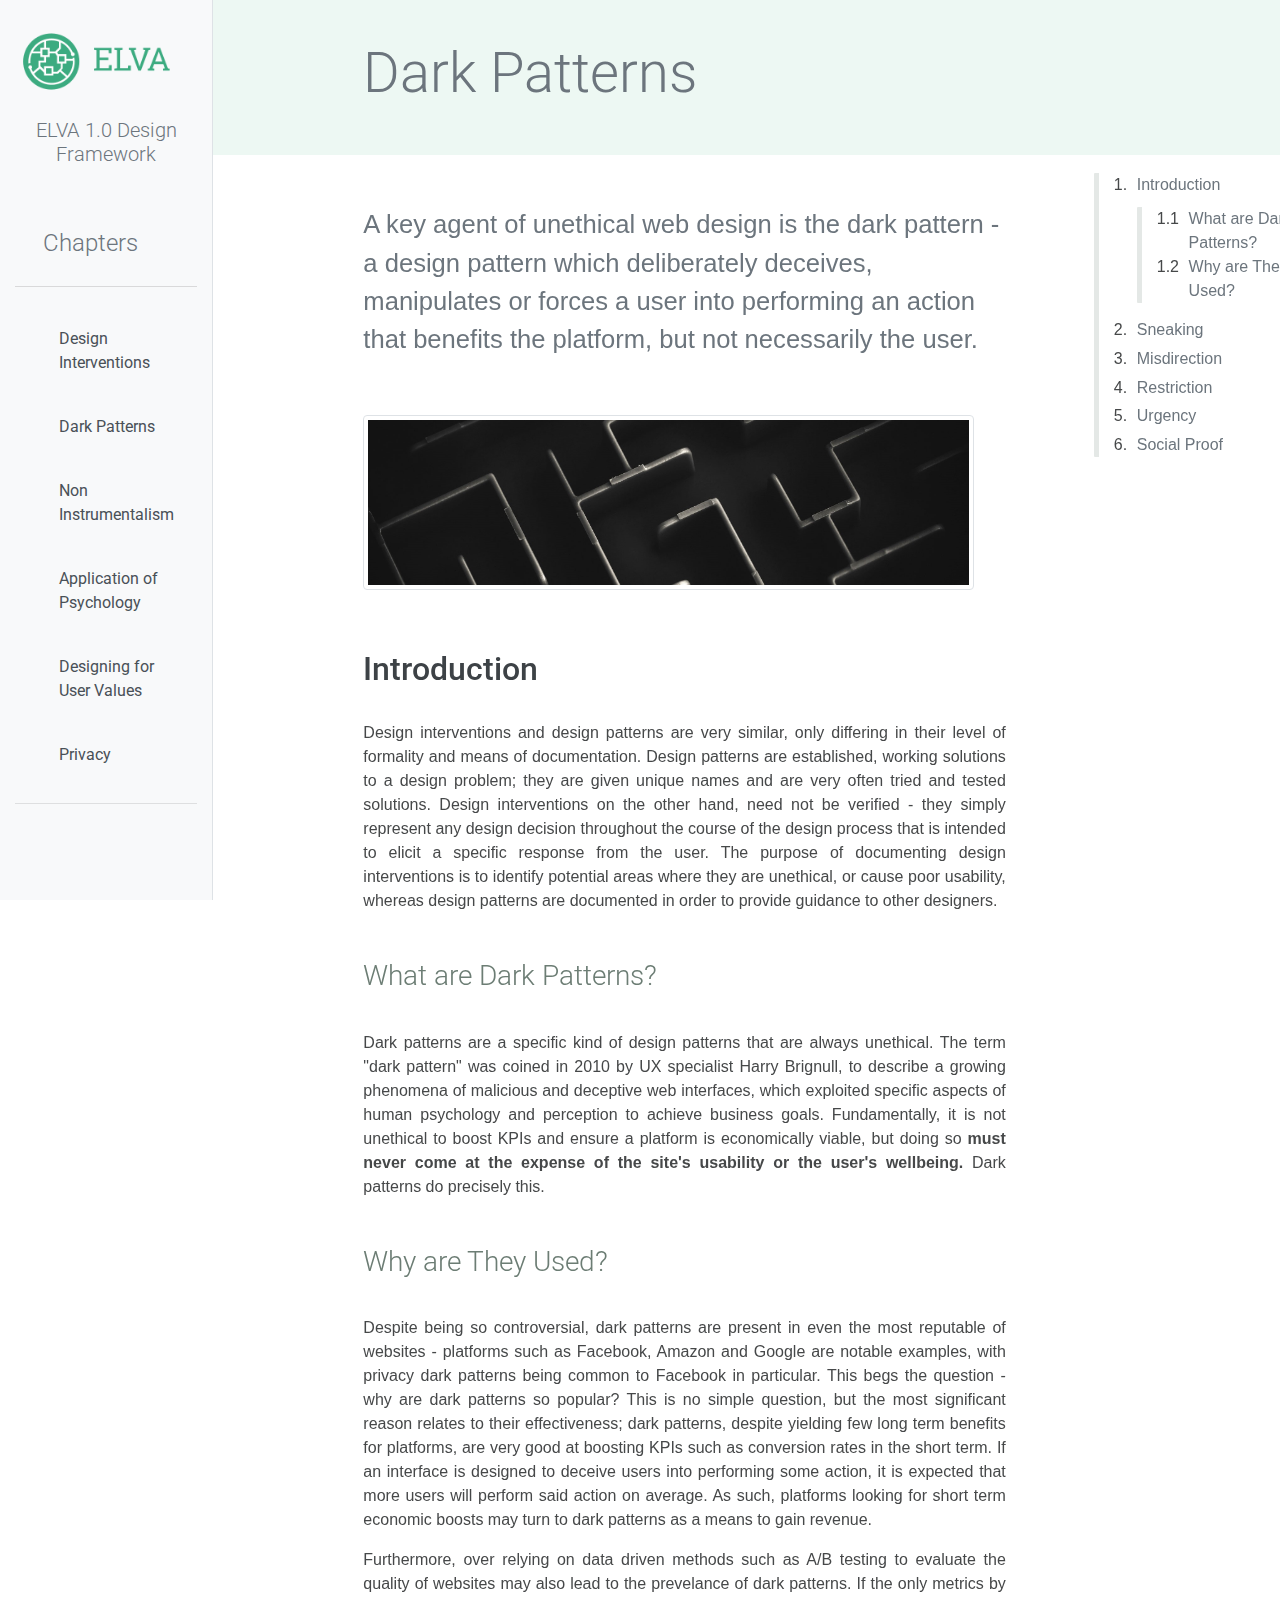
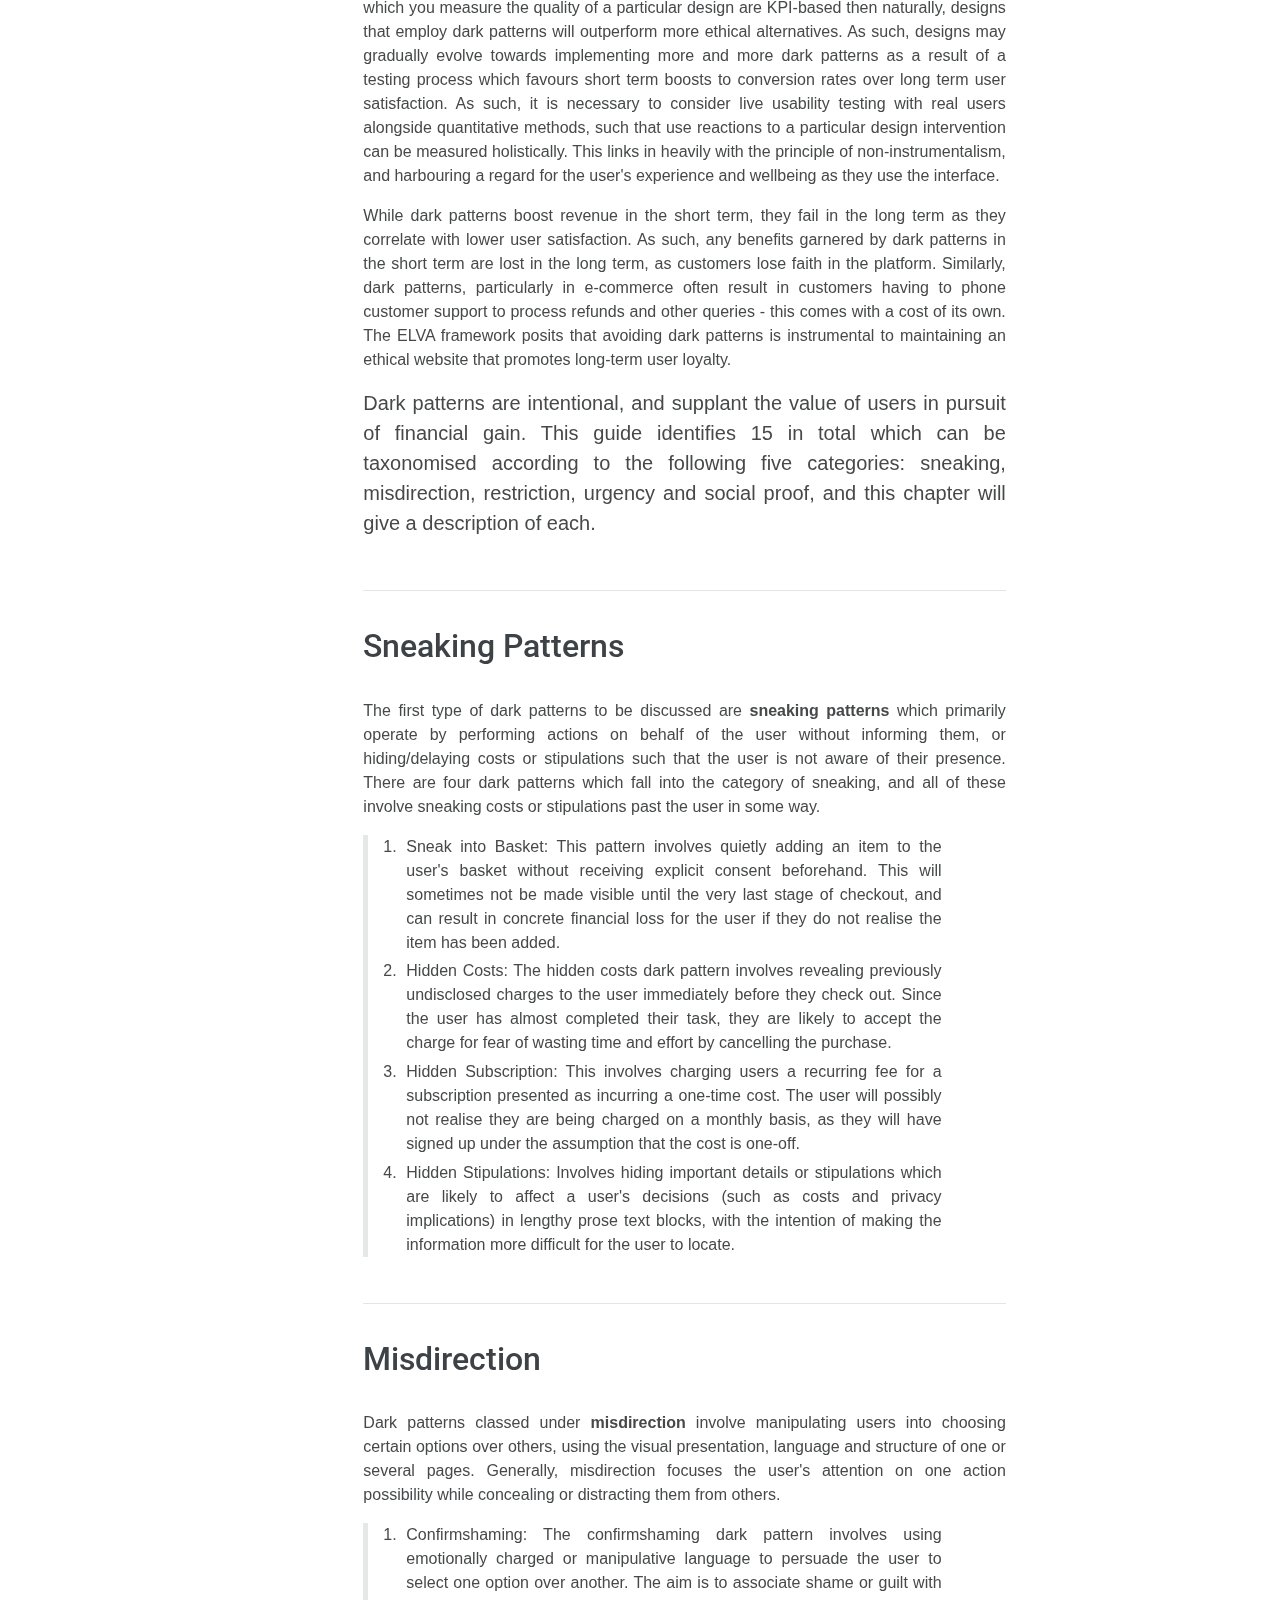
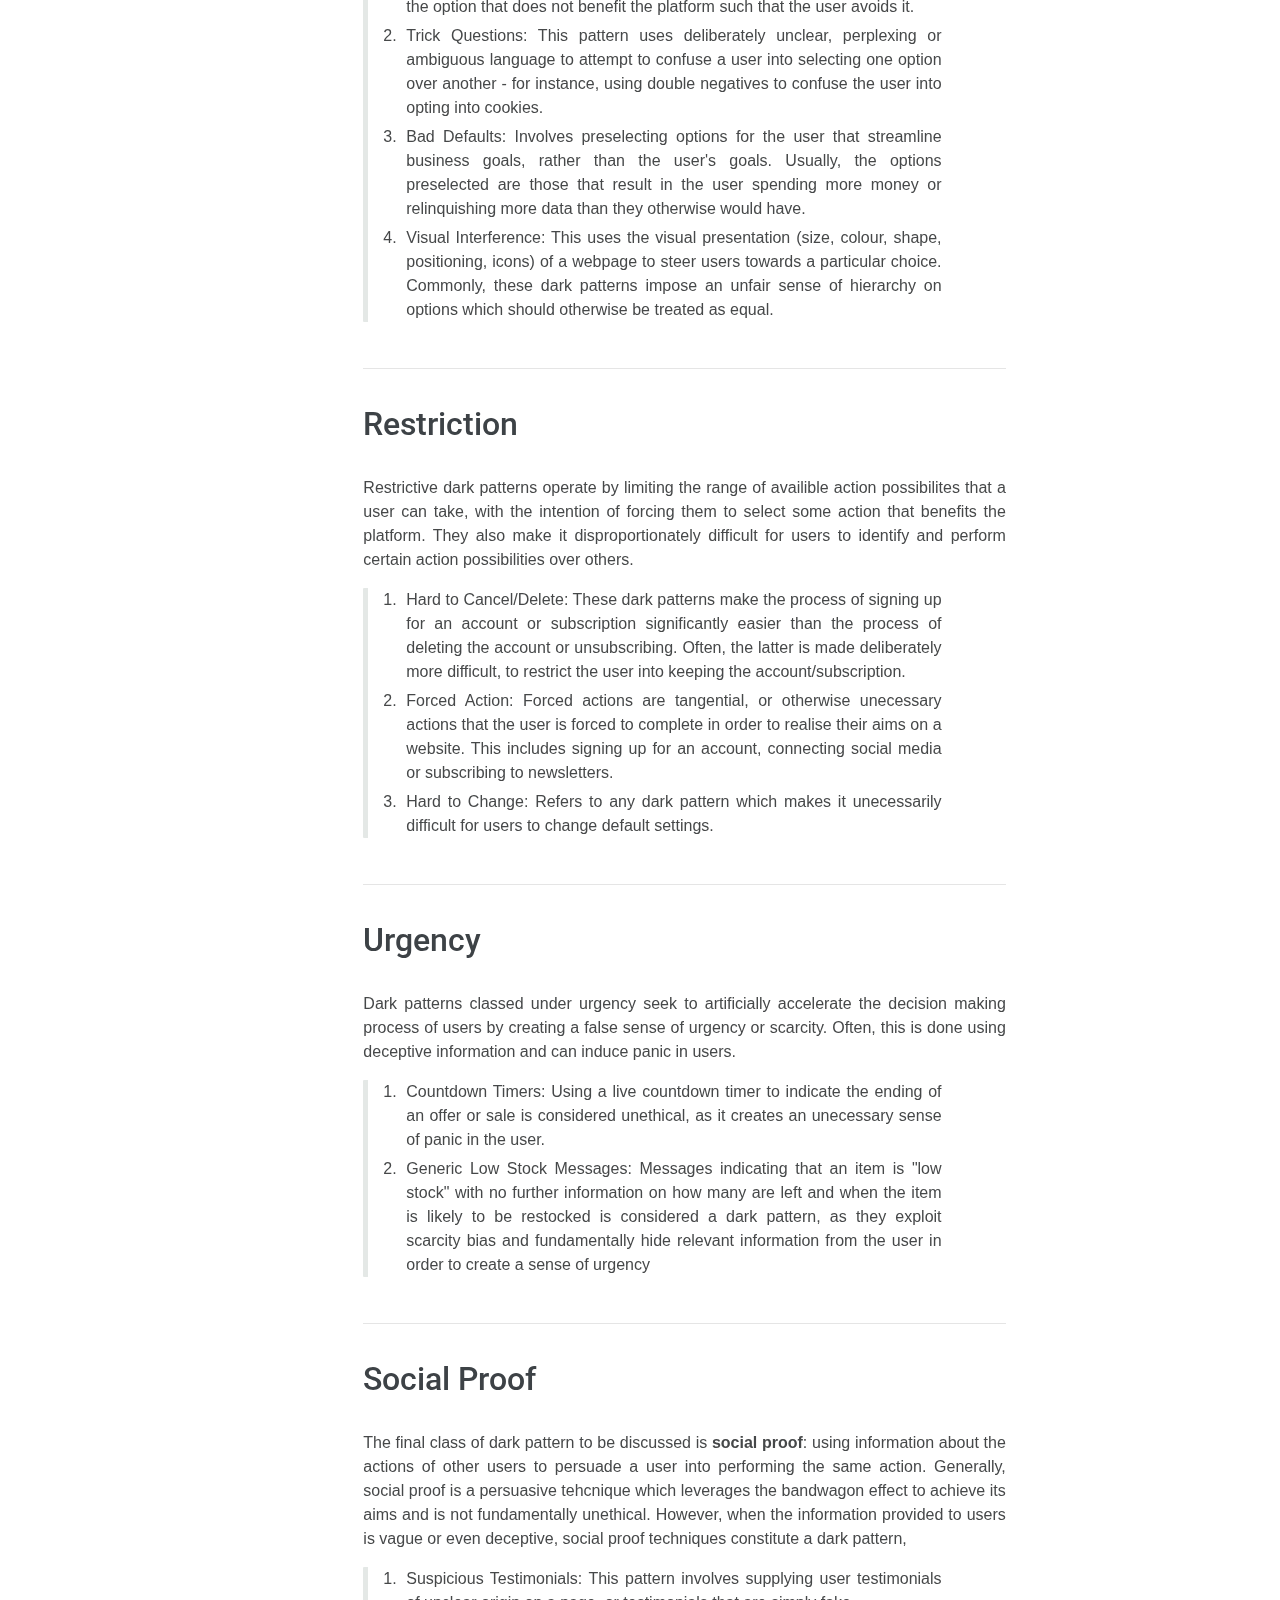
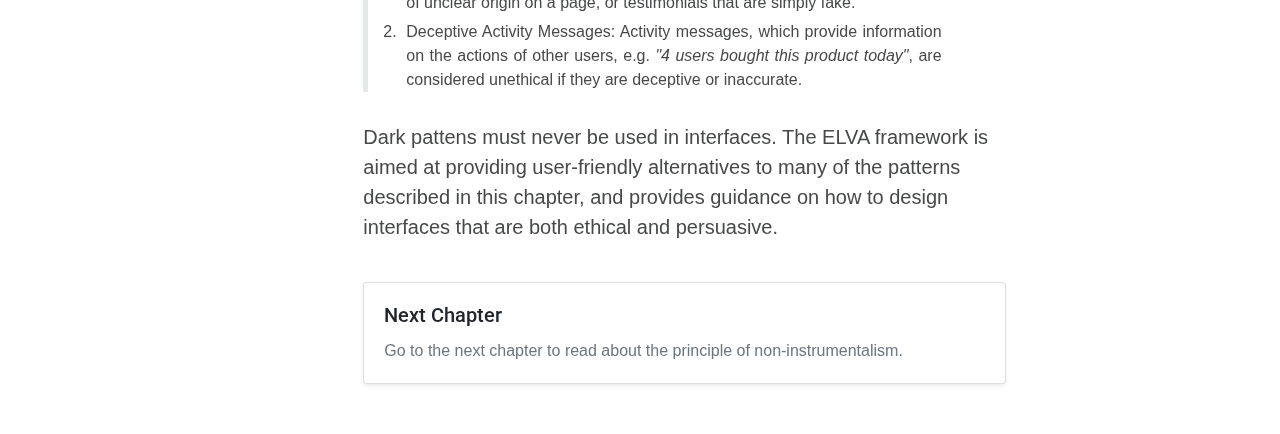
<file: fundamentals/patterns.html>
<!DOCTYPE html>
<html lang="en">
<head>
  <meta charset="utf-8">
  <title>ELVA Guide</title>
  <!-- Custom styles for this template -->

  <link rel="stylesheet" href="https://stackpath.bootstrapcdn.com/bootstrap/4.4.1/css/bootstrap.min.css" integrity="sha384-Vkoo8x4CGsO3+Hhxv8T/Q5PaXtkKtu6ug5TOeNV6gBiFeWPGFN9MuhOf23Q9Ifjh" crossorigin="anonymous">
  <link href="https://fonts.googleapis.com/css2?family=Roboto:wght@100;300;400;500&amp;display=swap" rel="stylesheet">
  <link href="../css/style.css" rel="stylesheet">
  <link rel="stylesheet" href="https://use.fontawesome.com/releases/v5.7.0/css/all.css" integrity="sha384-lZN37f5QGtY3VHgisS14W3ExzMWZxybE1SJSEsQp9S+oqd12jhcu+A56Ebc1zFSJ" crossorigin="anonymous">
  <link href="//db.onlinewebfonts.com/c/0fadaa21fcac88ceee0bb8da992c221b?family=SalesforceSans-Regular" rel="stylesheet" type="text/css"/> 
  <link href="https://fonts.googleapis.com/css2?family=Work+Sans:wght@200;300;400&amp;display=swap" rel="stylesheet"> 
  <link href="https://fonts.googleapis.com/css2?family=Poppins:wght@200;300;400&amp;display=swap" rel="stylesheet"> 
</head>

<body>
    <div class= "container-fluid">
        <div class= "row">
            <div class = "d-none d-md-block col-2">
                <div id = "sidebar-block"></div>
            </div>
            <!-- MAIN BODY -->
            <div class = "col-10">
                <div data-spy="scroll" data-target="#scrollspy" data-offset="0">
                    <div style = "background-color: #68c59e1f;">
                        <div style = "padding-top:40px; padding-bottom:40px; padding-left:150px;">
                            <h1 class = " text-muted display-4"> Dark Patterns</h1>
                        </div>
                    </div>
                    <div> 
                    <div class = "row">
                        <div class = "col-9">
                            <div style = "width:100%; padding-left:150px;">
                                <div class = "heading">
                                    <p class= "leading text-muted">
                                            A key agent of unethical web design is the <strong>dark pattern</strong> - a design pattern which deliberately deceives, manipulates or forces a user into performing an action that benefits the platform, but not necessarily the user.
                                    </p>
                                    <div id = "banner">
                                        <img  src="../images/patterns/banner.jpg" class=" img-fluid img-thumbnail" alt="UI Kit banner" style = "width:95%; height:30%">
                                    </div>
                                </div>
                                    
                                <div id = "item-1"class = "group text-justify">
                                    <div class = "header2">
                                        <h2 style = "font-weight: 500"> Introduction </h2>
                                    </div>
                                    <p>
                                        Design interventions and design patterns are very similar, only differing in their level of formality and means of documentation. Design patterns are established, working solutions to a design problem; they are given unique names and are very often tried and tested solutions. Design interventions on the other hand,
                                        need not be verified - they simply represent any design decision throughout the course of the design process that is intended to elicit a specific response from the user. The purpose of documenting design interventions is to identify potential areas where they are unethical, or cause poor usability, whereas design patterns
                                        are documented in order to provide guidance to other designers.
                                    </p>
                                    <h3 id = "item-11"> What are Dark Patterns?</h3>
                                    <p>
                                        Dark patterns are a specific kind of design patterns that are always unethical. The term "dark pattern" was coined in 2010 by UX specialist Harry Brignull, 
                                        to describe a growing phenomena of malicious and deceptive web interfaces, which exploited specific aspects of human psychology and perception to achieve business goals. Fundamentally, it is not unethical to boost KPIs and ensure a platform is economically viable, but doing so <strong>must never come at the expense of the site's usability or the user's wellbeing.</strong> Dark patterns do precisely this.
                                    </p>

                                    <h3 id = "item-12"> Why are They Used?</h3>
                                    <p>
                                        Despite being so controversial, dark patterns are present in even the most reputable of websites - platforms such as Facebook, Amazon and Google are notable examples, with privacy dark patterns being common to Facebook in particular. This begs the question - why are dark patterns so popular? This is no simple question, but the most significant reason relates to their effectiveness; dark patterns, despite yielding few long term benefits
                                        for platforms, are very good at boosting KPIs such as conversion rates in the short term. If an interface is designed to deceive users into performing some action, it is expected that more users will perform said action on average. As such, platforms looking for short term economic boosts may turn to dark patterns as a means to gain revenue. 
                                    </p>
                                    <p>
                                        Furthermore, over relying on data driven methods such as A/B testing to evaluate the quality of websites may also lead to the prevelance of dark patterns. If the only metrics by which you measure the quality of a particular design are KPI-based then naturally, designs that employ dark patterns will outperform more ethical alternatives. As such, designs may gradually evolve towards implementing more and more dark patterns as a result of a 
                                        testing process which favours short term boosts to conversion rates over long term user satisfaction. As such, it is necessary to consider live usability testing with real users alongside quantitative methods, such that use reactions to a particular design intervention can be measured holistically. This links in heavily with the principle of non-instrumentalism, and harbouring a regard for the user's experience and wellbeing as they use the interface.
                                    </p>
                                    <p>
                                        While dark patterns boost revenue in the short term, they fail in the long term as they correlate with lower user satisfaction. As such, any benefits garnered by dark patterns in the short term are lost in the long term, as customers lose faith in the platform. Similarly, dark patterns, particularly in e-commerce often result in customers having to phone customer support to process refunds and other queries - this comes with a cost of its own. 
                                        The ELVA framework posits that avoiding dark patterns is instrumental to maintaining an ethical website that promotes long-term user loyalty.
                                    </p>

                                    <p class = "lead"> 
                                        Dark patterns are intentional, and supplant the value of users in pursuit of financial gain. This guide identifies 15 in total which can be taxonomised according to the following five categories: sneaking, misdirection, restriction, urgency and social proof, and this chapter will give a description of each.
                                    </p>
                                </div>

                                <hr >

                                <div id = "item-2" class = "group text-justify" >
                                    <div class = "header2">
                                        <h2> Sneaking Patterns </h2>
                                    </div>
                                    <p> 
                                        The first type of dark patterns to be discussed are <strong>sneaking patterns</strong> which primarily operate by performing actions on behalf of the user without informing them, or hiding/delaying costs or stipulations such that the user is not aware of their presence. There are four dark patterns which fall into the category of sneaking, and all of these involve sneaking costs or stipulations past the user in some way.
                                    </p>
                                    <ol class = "example-content list-eg">
                                        <li> <strong>Sneak into Basket:</strong> This pattern involves quietly adding an item to the user's basket without receiving explicit consent beforehand. This will sometimes not be made visible until the very last stage of checkout, and can result in concrete financial loss for the user if they do not realise the item has been added.</li>
                                        <li><strong>Hidden Costs:</strong> The hidden costs dark pattern involves revealing previously undisclosed charges to the user immediately before they check out. Since the user has almost completed their task, they are likely to accept the charge for fear of wasting time and effort by cancelling the purchase. </li>
                                        <li><strong>Hidden Subscription:</strong> This involves charging users a recurring fee for a subscription presented as incurring a one-time cost. The user will possibly not realise they are being charged on a monthly basis, as they will have signed up under the assumption that the cost is one-off.</li>
                                        <li><strong>Hidden Stipulations:</strong> Involves hiding important details or stipulations which are likely to affect a user's decisions (such as costs and privacy implications) in lengthy prose text blocks, with the intention of making the information more difficult for the user to locate.</li>
                                    </ol>

                                </div>
                                <hr>

                                <div id = "item-3" class = "group text-justify">
                                    <div class = "header2">
                                            <h2 > Misdirection </h2>
                                    </div>
                                    <p>
                                        Dark patterns classed under <strong>misdirection</strong> involve manipulating users into choosing certain options over others, using the visual presentation, language and structure of one or several pages. Generally, misdirection focuses the user's attention on one action possibility while concealing or distracting them from others.
                                    </p>
                                    <ol class = "example-content list-eg">
                                        <li> <strong>Confirmshaming:</strong> The confirmshaming dark pattern involves using emotionally charged or manipulative language to persuade the user to select one option over another. The aim is to associate shame or guilt with the option that does not benefit the platform such that the user avoids it.</li>
                                        <li><strong>Trick Questions:</strong> This pattern uses deliberately unclear, perplexing or ambiguous language to attempt to confuse a user into selecting one option over another - for instance, using double negatives to confuse the user into opting into cookies.</li>
                                        <li><strong>Bad Defaults:</strong> Involves preselecting options for the user that streamline business goals, rather than the user's goals. Usually, the options preselected are those that result in the user spending more money or relinquishing more data than they otherwise would have.</li>
                                        <li><strong>Visual Interference:</strong> This uses the visual presentation (size, colour, shape, positioning, icons) of a webpage to steer users towards a particular choice. Commonly, these dark patterns impose an unfair sense of hierarchy on options which should otherwise be treated as equal.</li>
                                    </ol>

                                </div>

                                
                                <hr>
                                <div id = "item-4" class = "perceivability group text-justify">
                                    <div class = "header2">
                                        <h2>Restriction</h2>
                                    </div>
                                    <p>
                                        Restrictive dark patterns operate by limiting the range of availible action possibilites that a user can take, with the intention of forcing them to select some action that benefits the platform. They also make it disproportionately difficult for users to identify and perform certain action possibilities over others. 
                                    </p>
                                    <ol class = "example-content list-eg">
                                        <li> <strong>Hard to Cancel/Delete:</strong> These dark patterns make the process of signing up for an account or subscription significantly easier than the process of deleting the account or unsubscribing. Often, the latter is made deliberately more difficult, to restrict the user into keeping the account/subscription. </li>
                                        <li><strong>Forced Action:</strong> Forced actions are tangential, or otherwise unecessary actions that the user is forced to complete in order to realise their aims on a website. This includes signing up for an account, connecting social media or subscribing to newsletters. </li>
                                        <li><strong>Hard to Change:</strong> Refers to any dark pattern which makes it unecessarily difficult for users to change default settings.</li>
                                    </ol>
                                    
                                </div>
                                <hr>
                                <div id = "item-5" class = "reviews group text-justify">
                                    <div class = "header2">
                                        <h2>Urgency</h2>
                                    </div>
                                    <p>
                                        Dark patterns classed under urgency seek to artificially accelerate the decision making process of users by creating a false sense of urgency or scarcity. Often, this is done using deceptive information and can induce panic in users.
                                    </p>
                                    <ol class = "example-content list-eg">
                                        <li> <strong>Countdown Timers:</strong> Using a live countdown timer to indicate the ending of an offer or sale is considered unethical, as it creates an unecessary sense of panic in the user.</li>
                                        <li><strong>Generic Low Stock Messages:</strong> Messages indicating that an item is "low stock" with no further information on how many are left and when the item is likely to be restocked is considered a dark pattern, as they exploit scarcity bias and fundamentally hide relevant information from the user in order to create a sense of urgency</li>
                                
                                    </ol>
                                        
                                </div>
                                <hr>
                                <div id = "item-6" class = "case-study group text-justify">
                                    <div class = "header2">
                                            <h2>Social Proof</h2>
                                    </div>
                                    <p> 
                                        The final class of dark pattern to be discussed is <strong>social proof</strong>: using information about the actions of other users to persuade a user into performing the same action. Generally, social proof is a persuasive tehcnique which leverages the bandwagon effect to achieve its aims and is not fundamentally unethical. However, when the information provided to users is vague or even deceptive, social proof techniques constitute a dark pattern,
                                    </p>


                                    <ol class = "example-content list-eg">
                                        <li> <strong>Suspicious Testimonials:</strong> This pattern involves supplying user testimonials of unclear origin on a page, or testimonials that are simply fake.</li>
                                        <li><strong>Deceptive Activity Messages:</strong> Activity messages, which provide information on the actions of other users, e.g. <em>"4 users bought this product today"</em>, are considered unethical if they are deceptive or inaccurate.</li>
                                
                                    </ol>
                                </div>

                                <p class = "lead">
                                    Dark pattens must <strong>never</strong> be used in interfaces. The ELVA framework is aimed at providing user-friendly alternatives to many of the patterns described in this chapter, and provides guidance on how to design interfaces that are both ethical and persuasive.
                                </p>
                                        
                                <div style = "margin-top:40px;margin-bottom:50px;" class="card-link card shadow-sm" >
                                    <div class="card-body">
                                        <h5 class="card-title">Next Chapter</h5>
                                        <p class="card-text text-muted">Go to the next chapter to read about the principle of non-instrumentalism.</p>
                                    </div>
                                    <a  class = "stretched-link" href = "instrumentalism.html" ></a>
                                </div>
                                            
                            </div>
            </div>
            <div class = " d-none d-lg-block col-3">                      
                    <div id = "scrollspy"  style = "position:fixed; width:85%;">
                        <div class= "p-2" style = "margin-left:50px; font-size:12pt;">
                            <ol style = "list-style:none;" class = "example-content list-eg">
                                <li>
                                    <a class= "text-muted" href = "#item-1">Introduction</a>
                                    <ol class = "example-content list-eg">
                                        <li style = "width:200px;"><a class= "text-muted" href = "#item-11">What are Dark Patterns?</a></li>
                                        <li><a class= "text-muted" href = "#item-12">Why are They Used?</a></li>
                                    </ol>
                                </li>
                                <li><a class= "text-muted" href = "#item-2">Sneaking</a></li>
                                <li><a class= "text-muted" href = "#item-3">Misdirection</a></li>
                                <li><a class= "text-muted" href = "#item-4">Restriction</a></li>
                                <li><a class= "text-muted" href = "#item-5">Urgency</a></li>
                                <li><a class= "text-muted" href = "#item-6">Social Proof</a></li>
                            </ol>
                        </div>
                    </div>
            </div>
        </div>
    </div>




  <script src="https://code.jquery.com/jquery-3.4.1.slim.min.js" integrity="sha384-J6qa4849blE2+poT4WnyKhv5vZF5SrPo0iEjwBvKU7imGFAV0wwj1yYfoRSJoZ+n" crossorigin="anonymous"></script>
  <script src="https://cdn.jsdelivr.net/npm/popper.js@1.16.0/dist/umd/popper.min.js" integrity="sha384-Q6E9RHvbIyZFJoft+2mJbHaEWldlvI9IOYy5n3zV9zzTtmI3UksdQRVvoxMfooAo" crossorigin="anonymous"></script>
  <script src="https://stackpath.bootstrapcdn.com/bootstrap/4.4.1/js/bootstrap.min.js" integrity="sha384-wfSDF2E50Y2D1uUdj0O3uMBJnjuUD4Ih7YwaYd1iqfktj0Uod8GCExl3Og8ifwB6" crossorigin="anonymous"></script>

  <script src="https://ajax.googleapis.com/ajax/libs/jquery/3.4.1/jquery.min.js"></script>
  <script>
      $("#sidebar-block").load("../sidebar.html");

  </script>
</body>

</html>
</file>
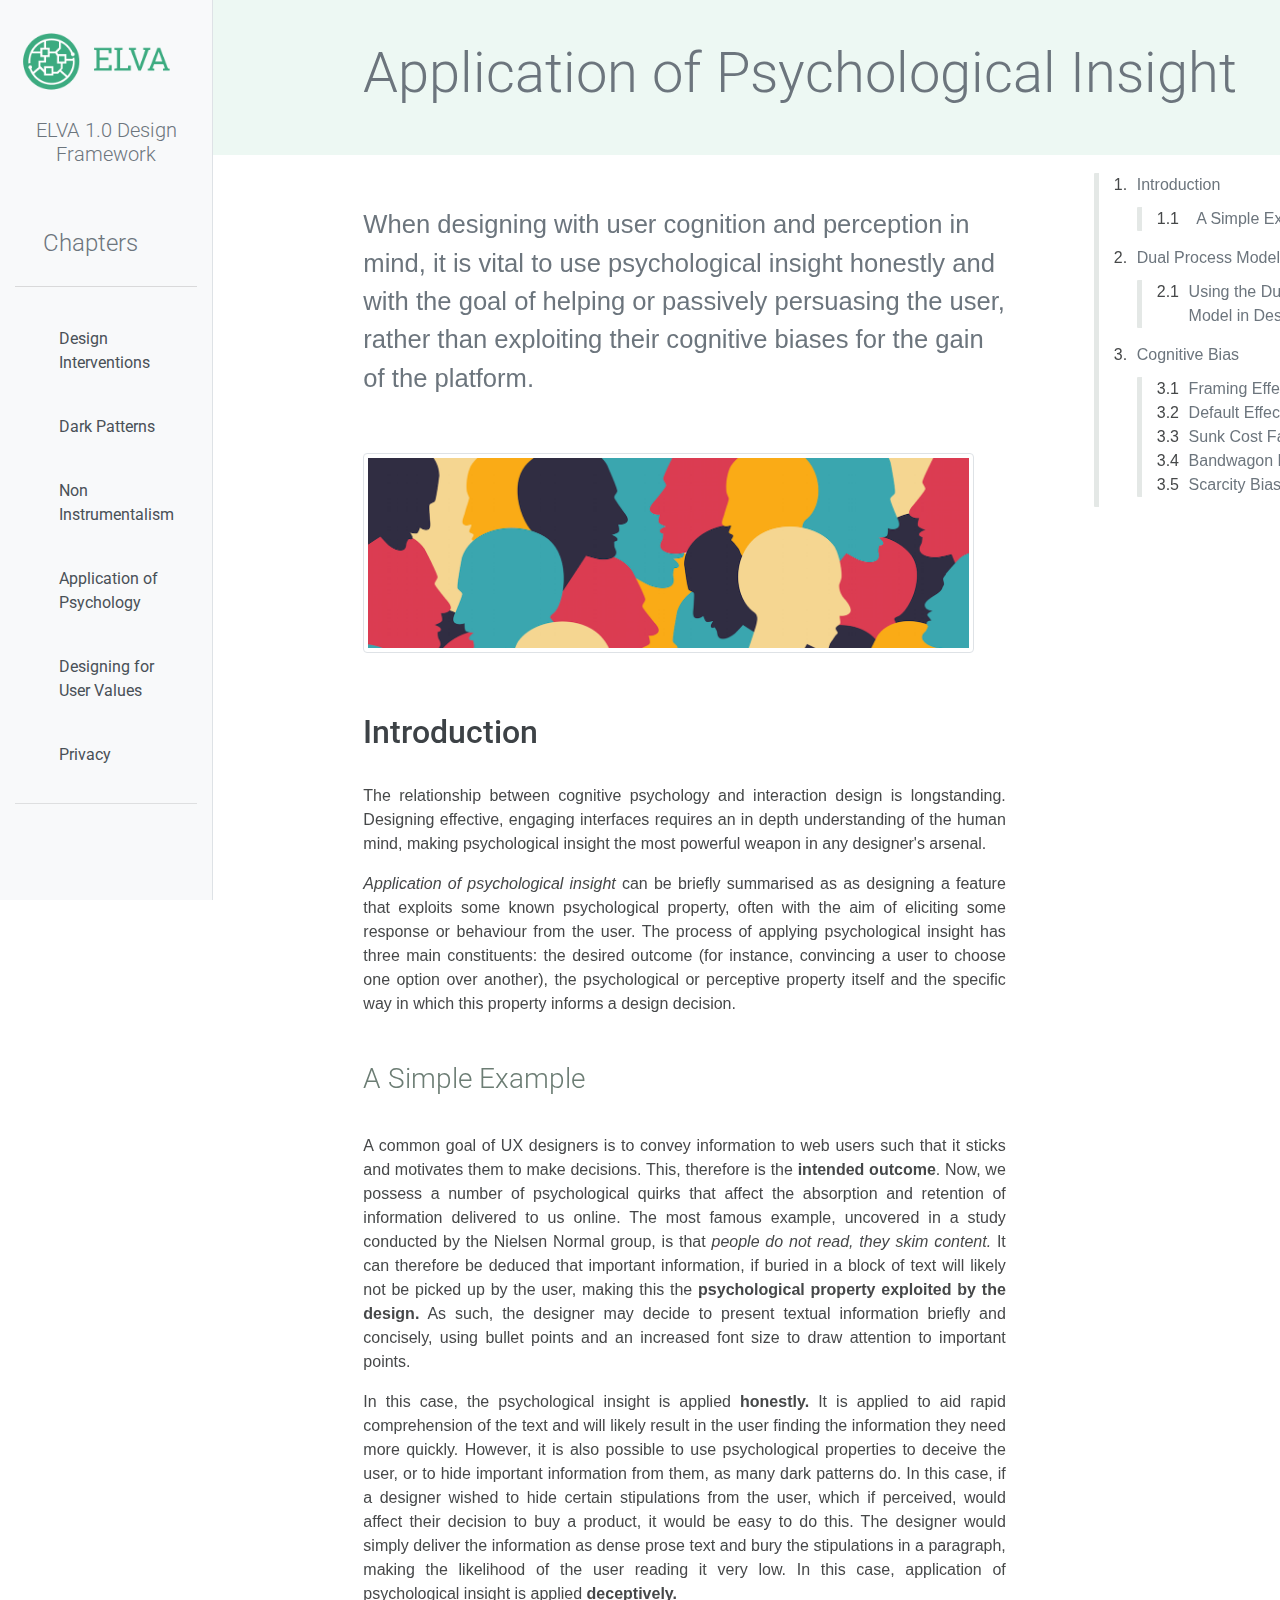
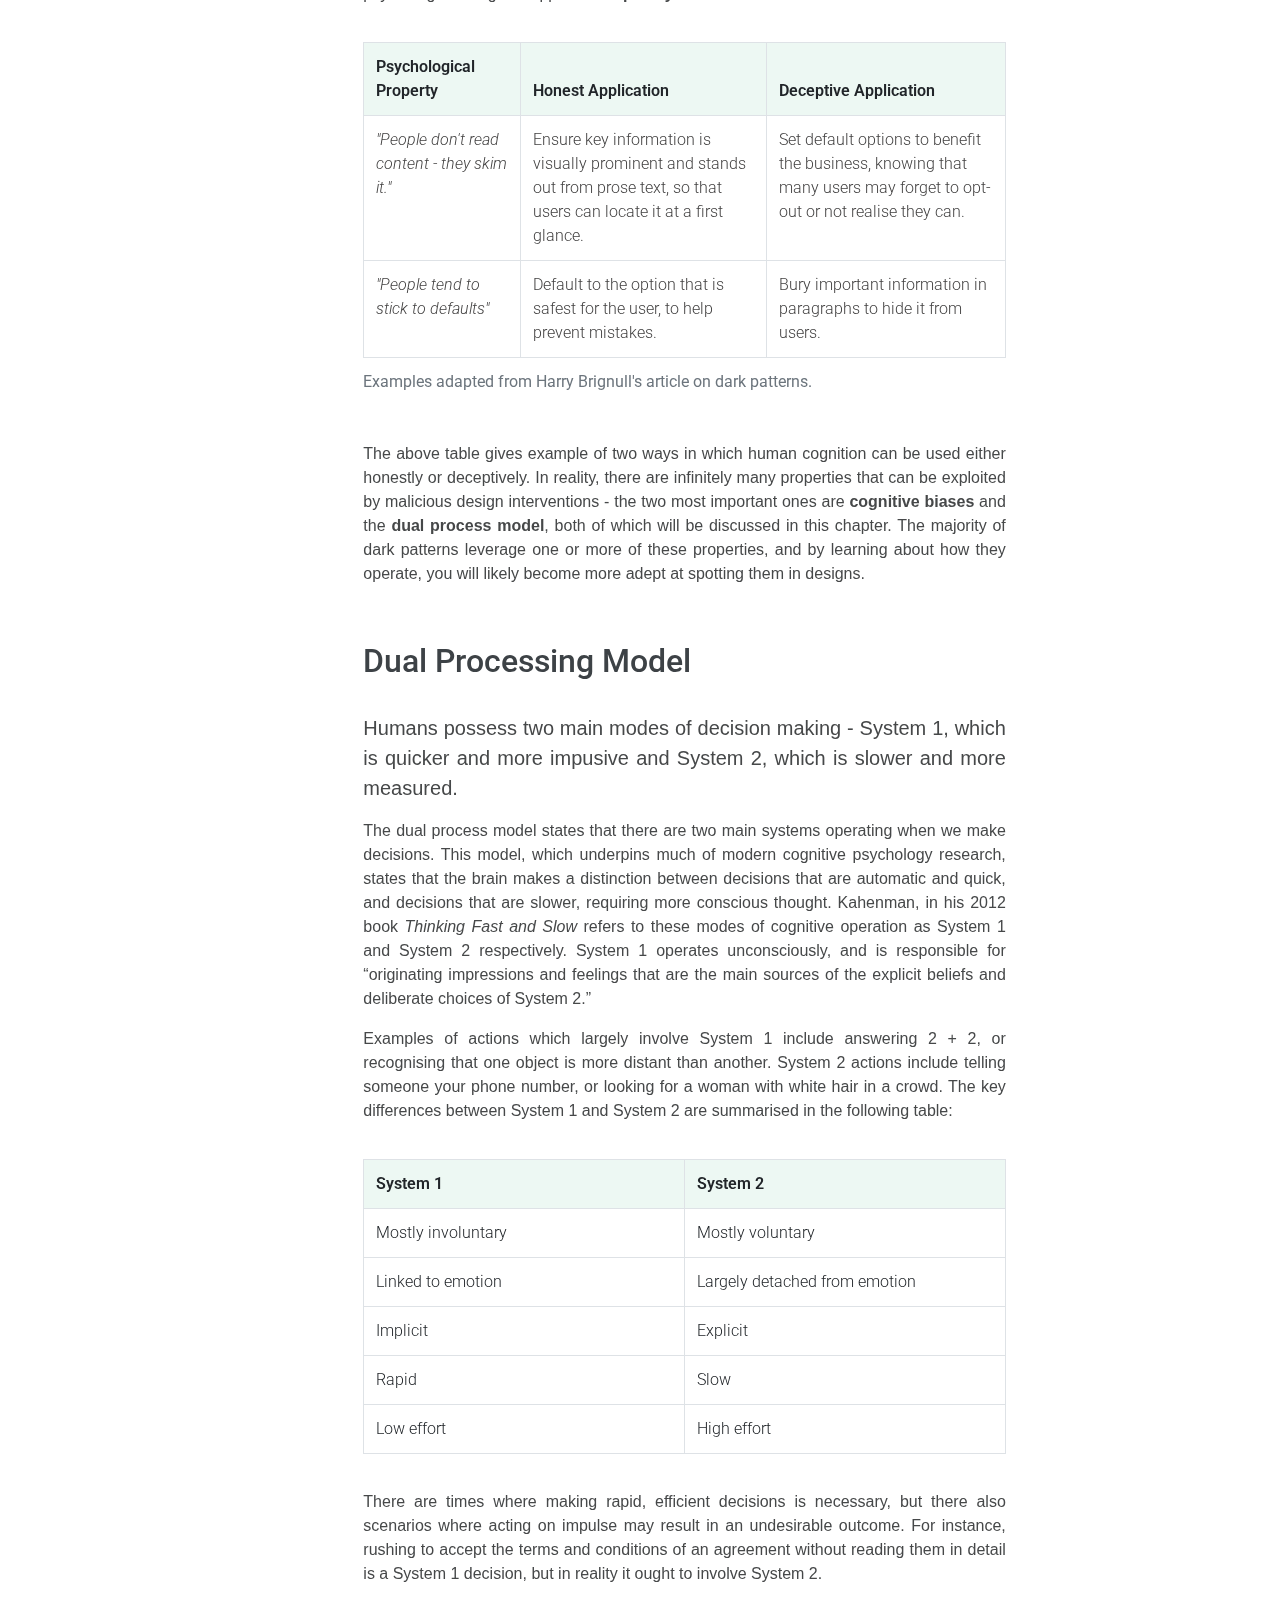
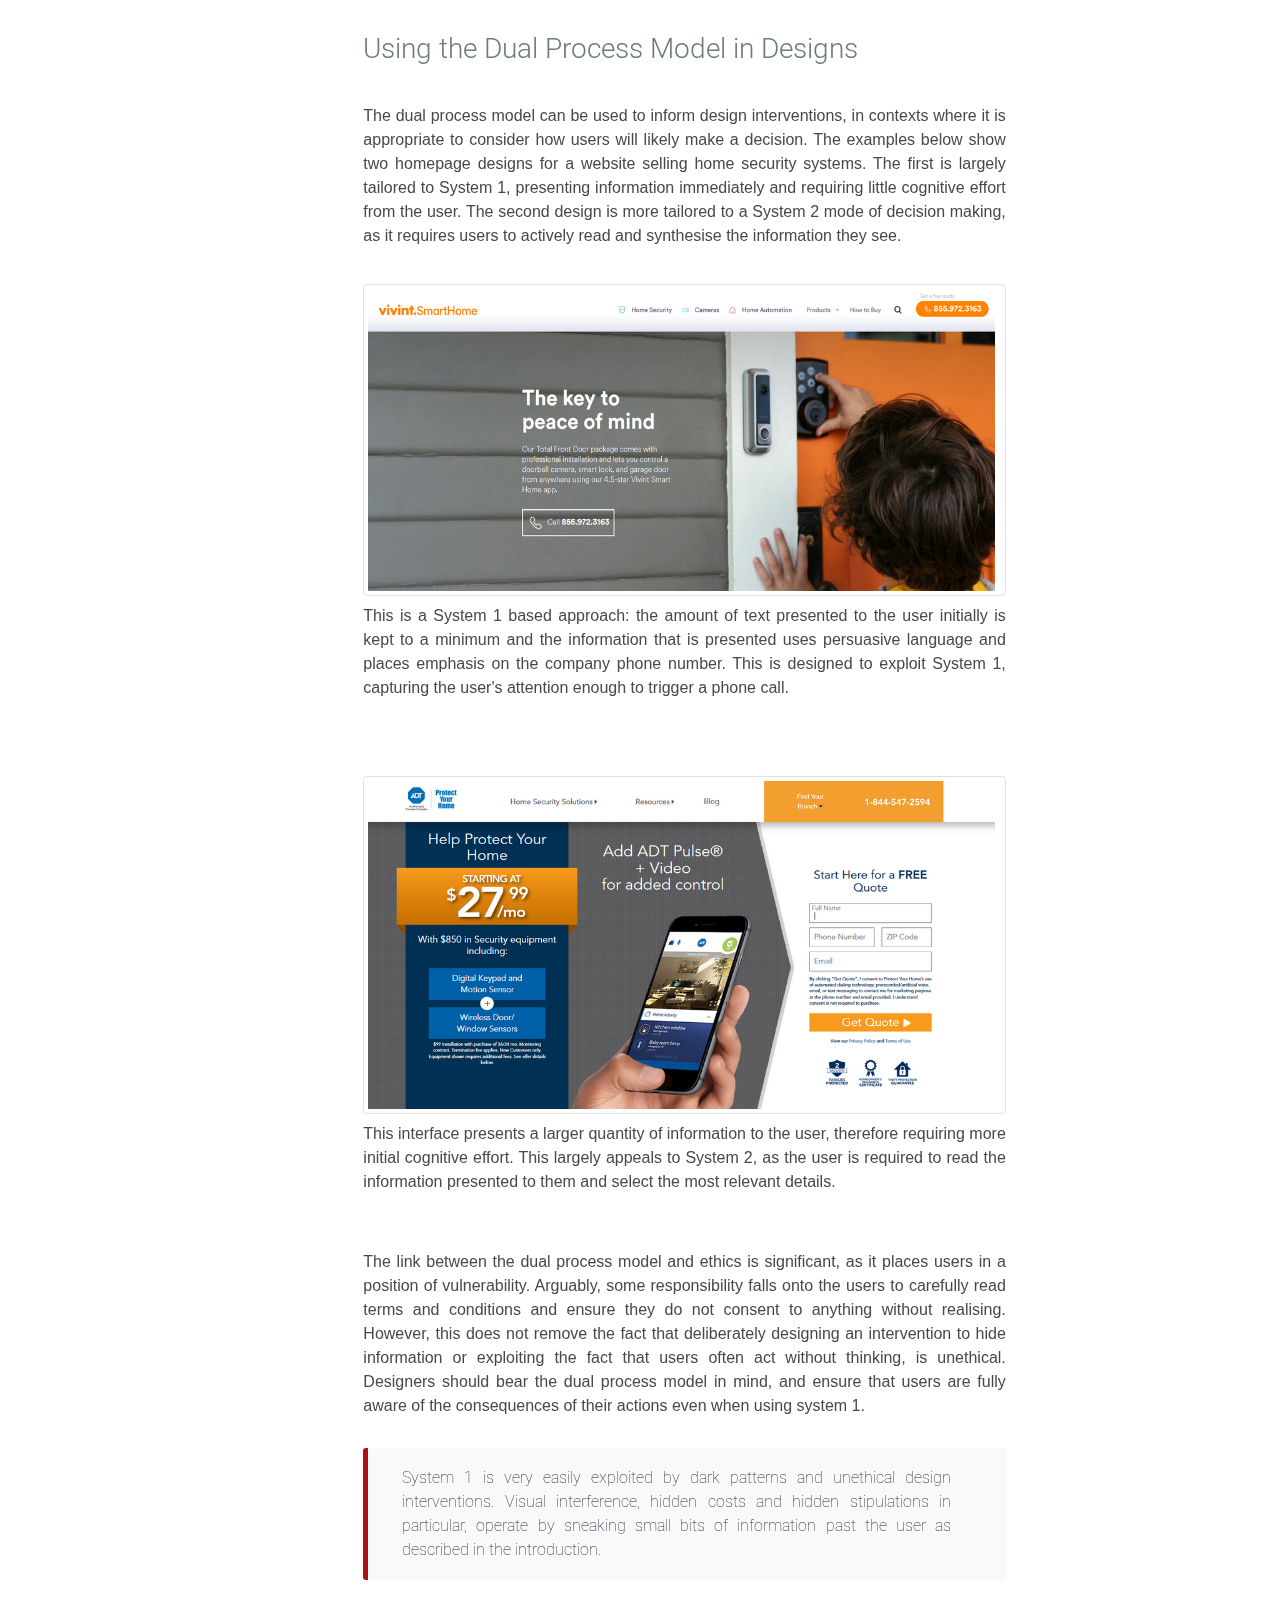
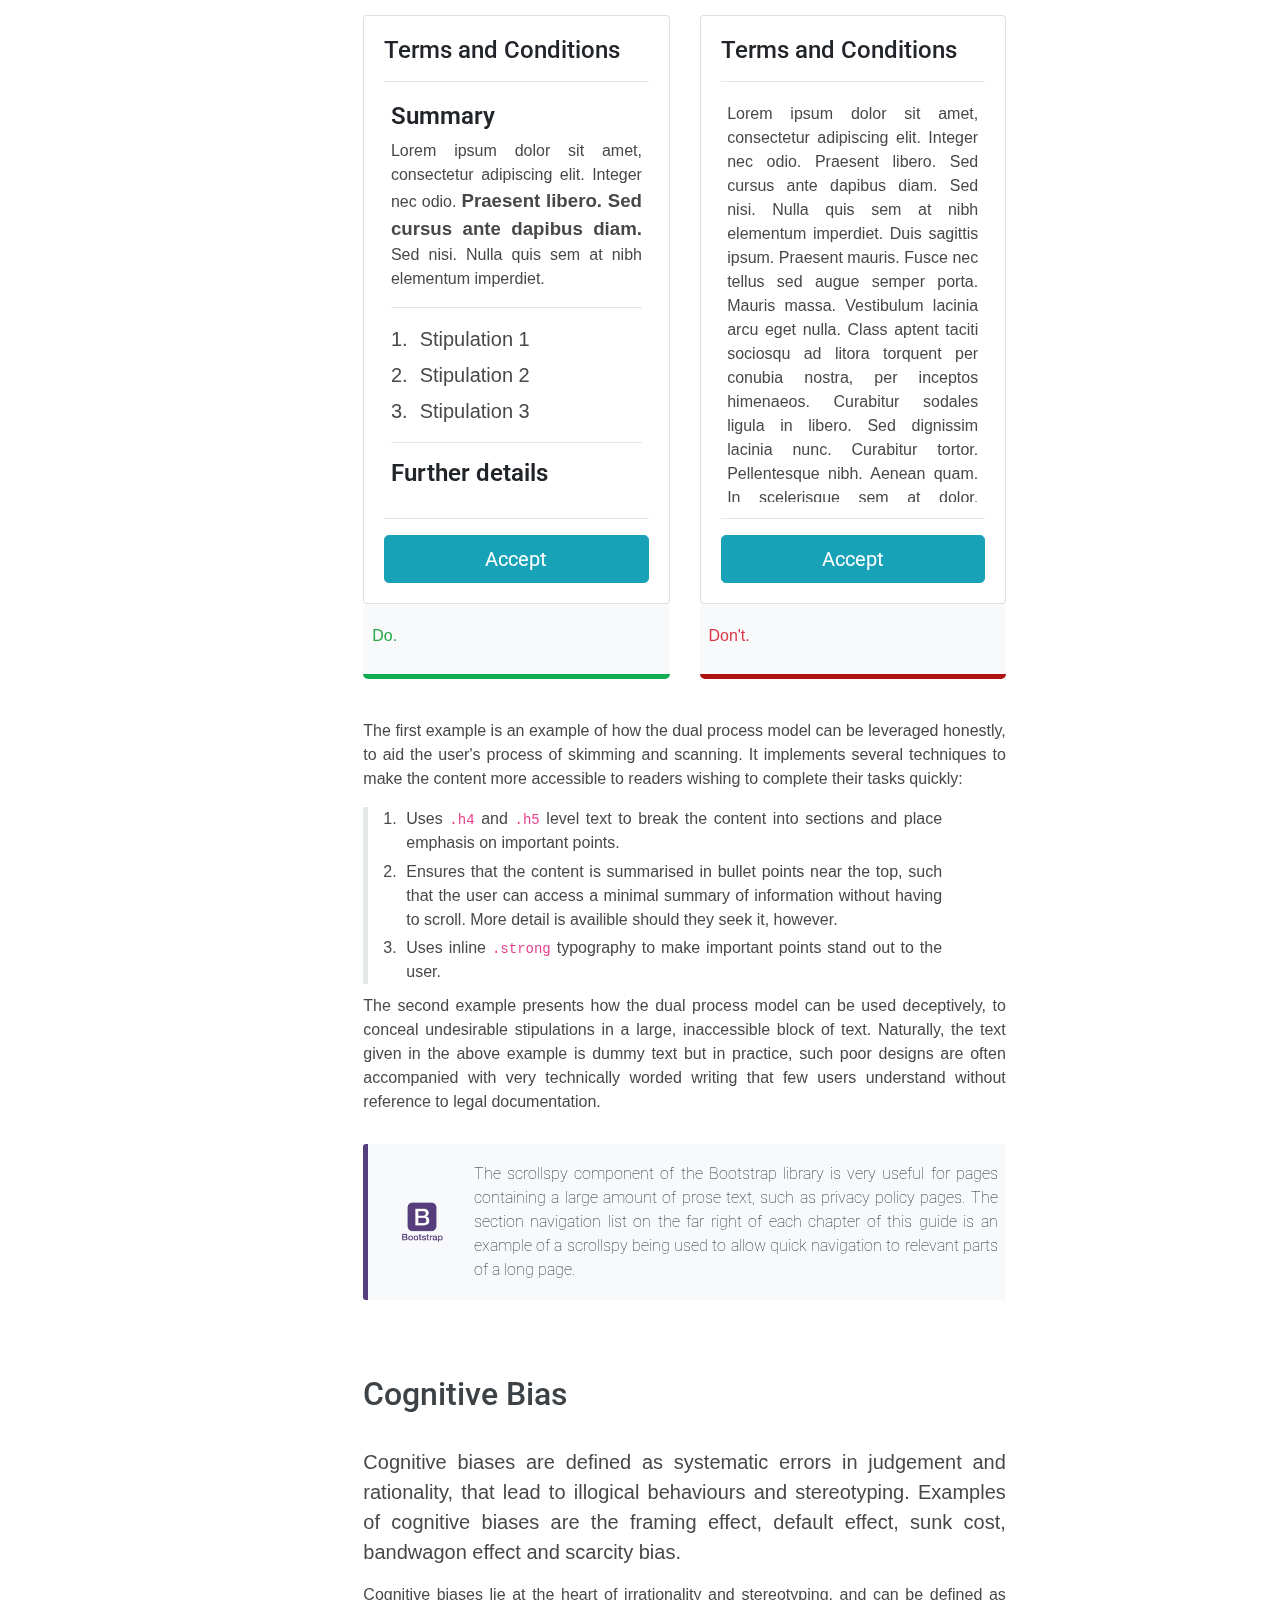
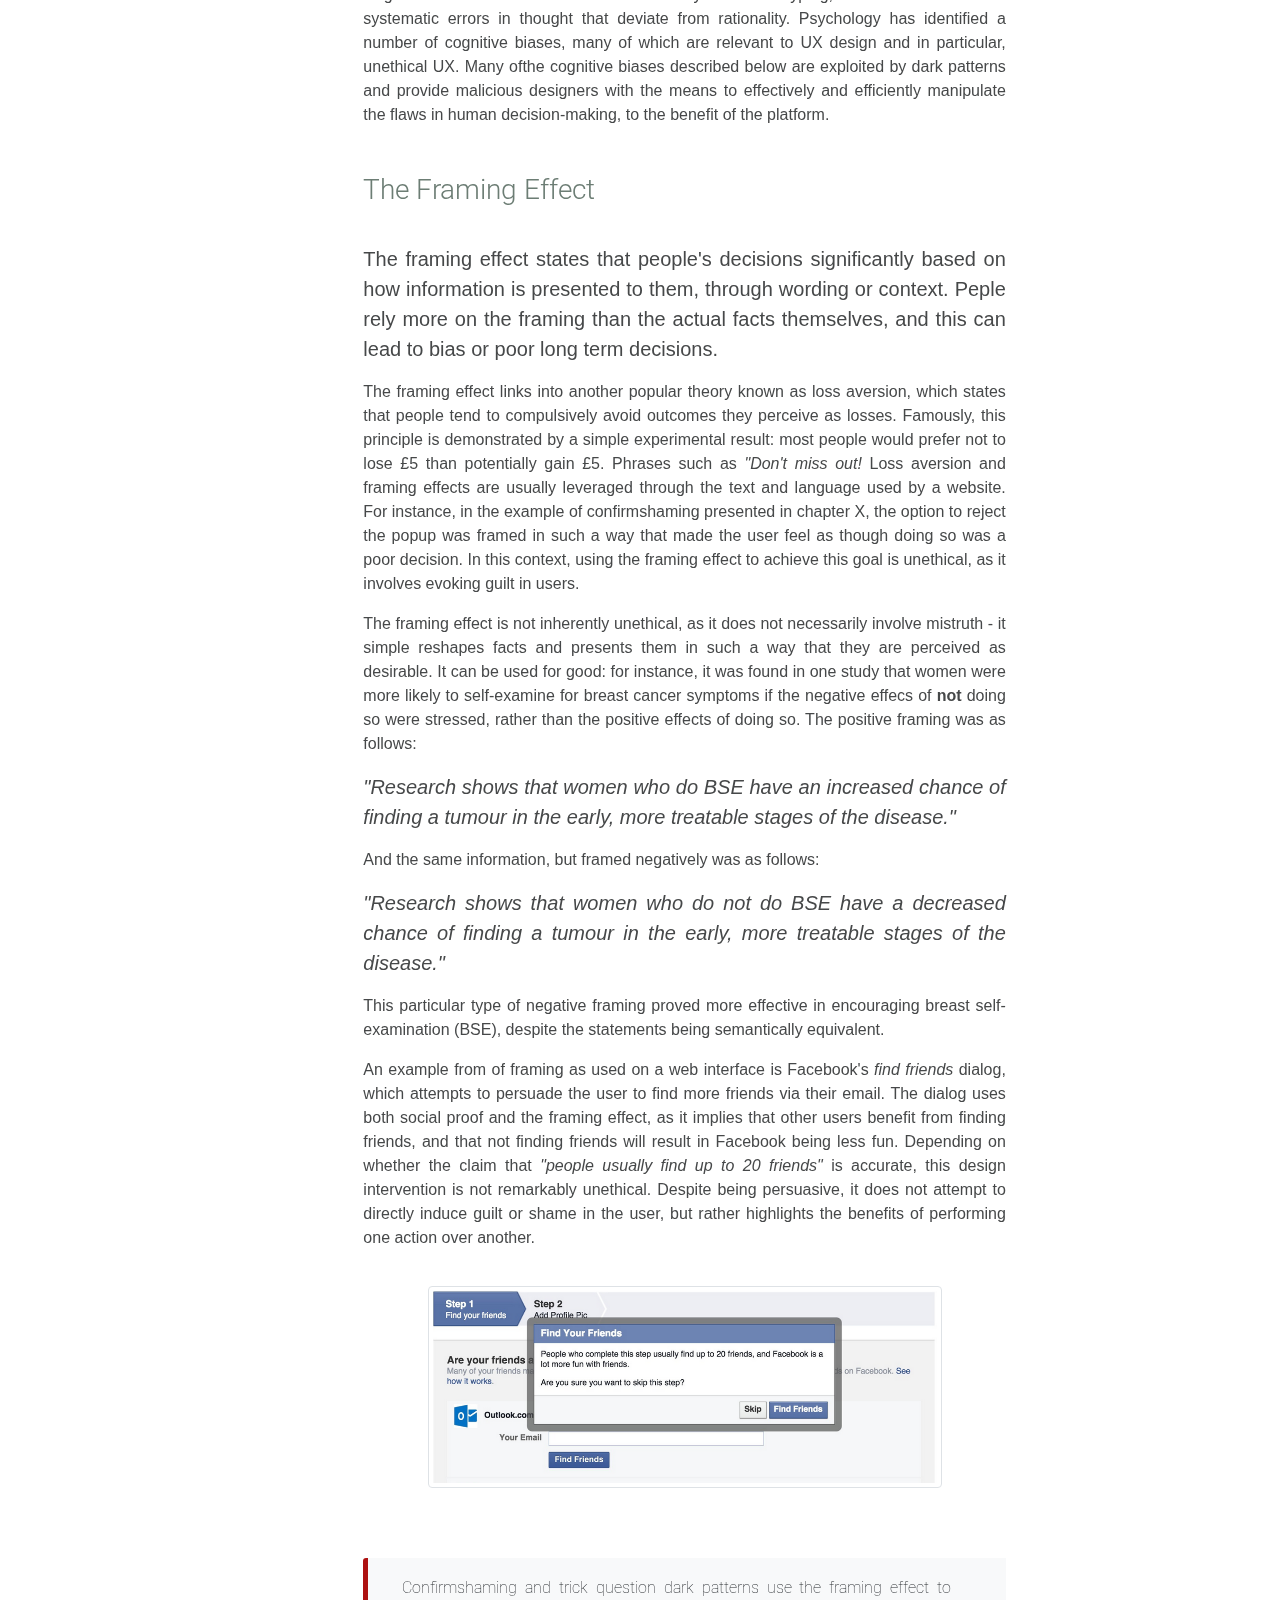
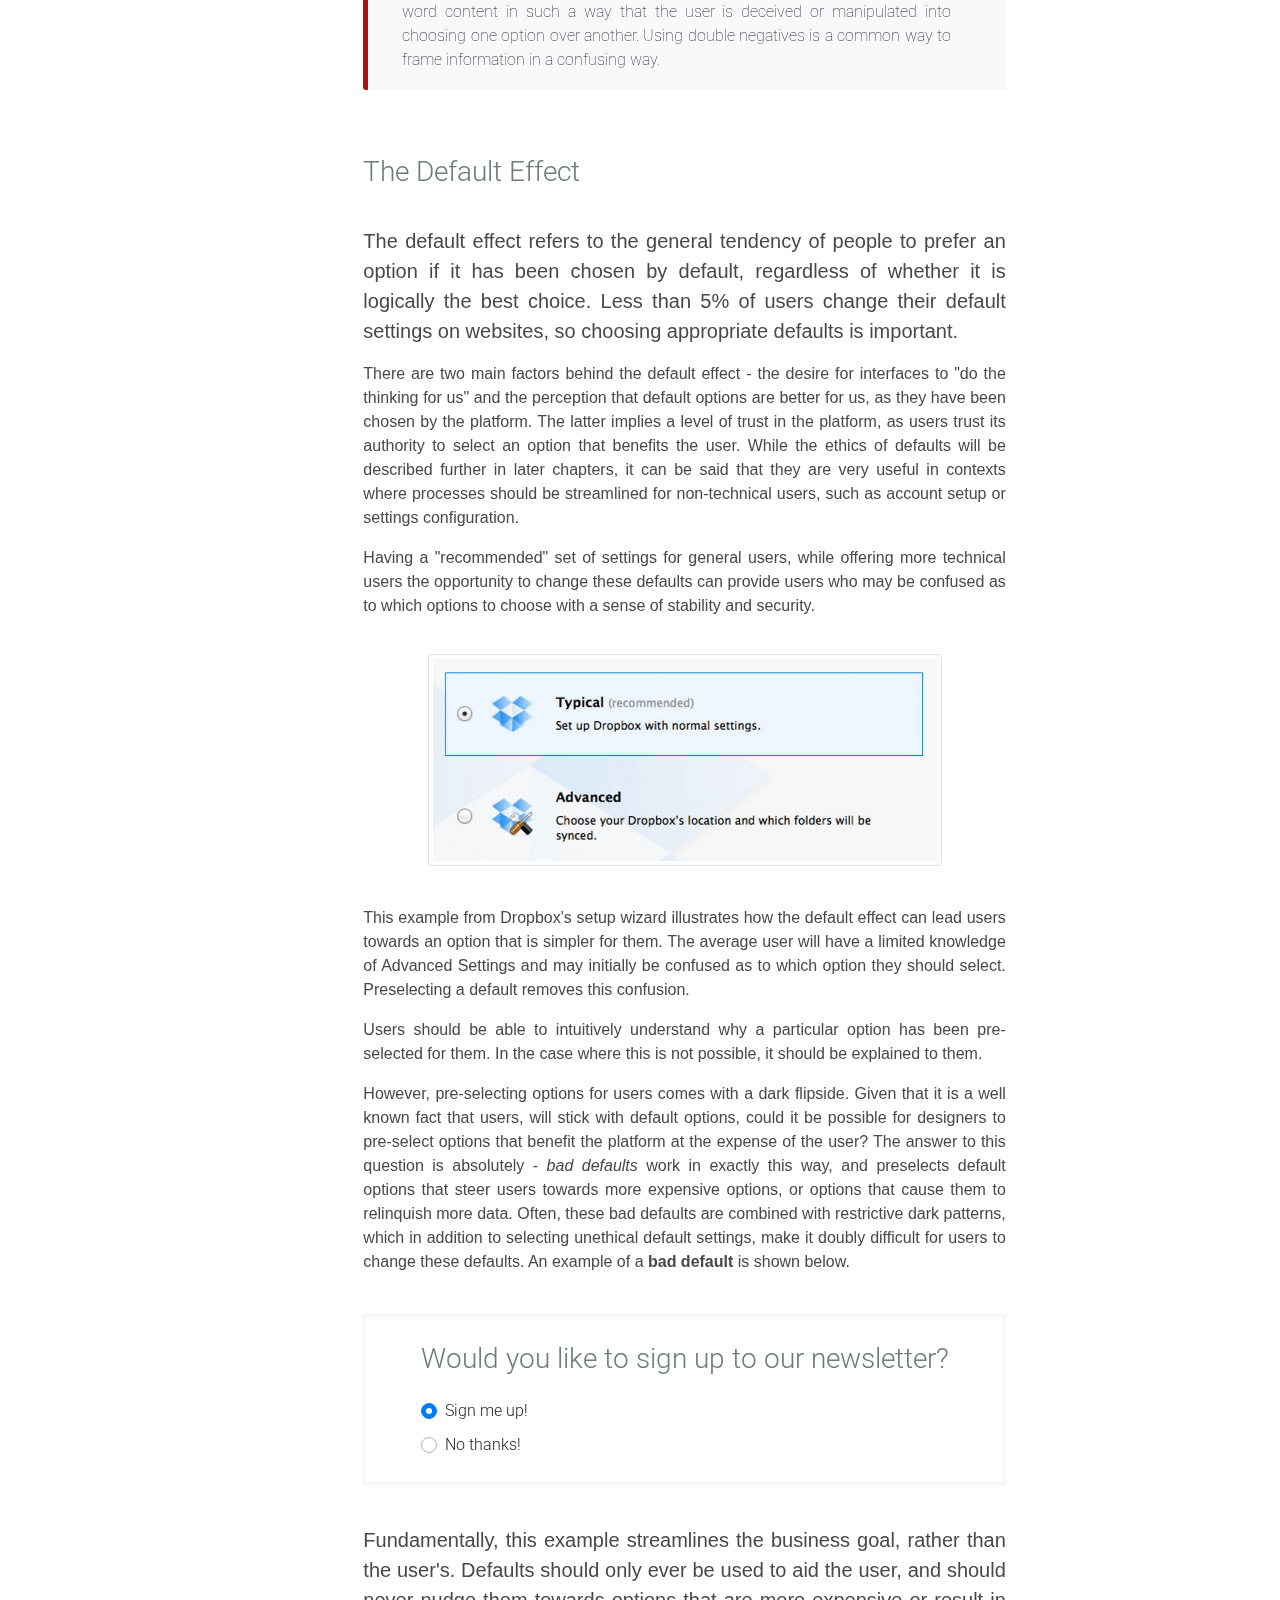
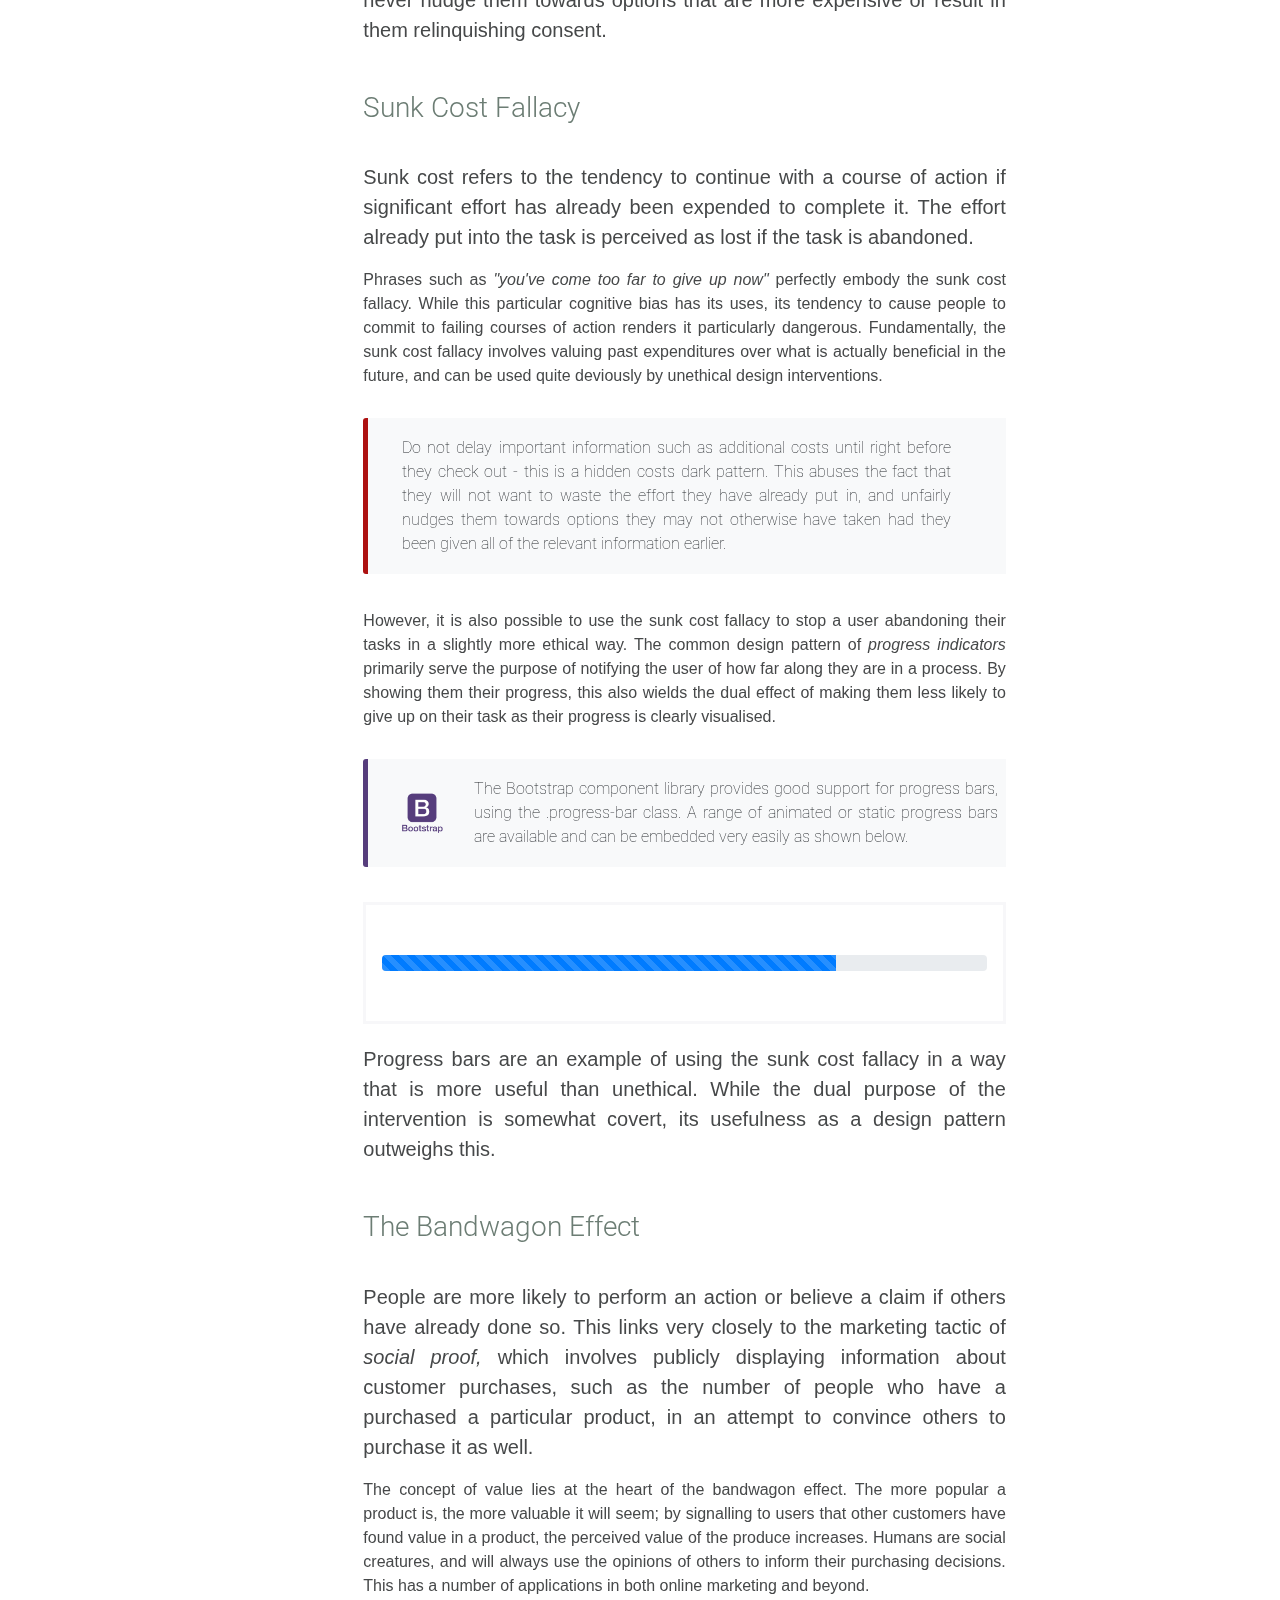
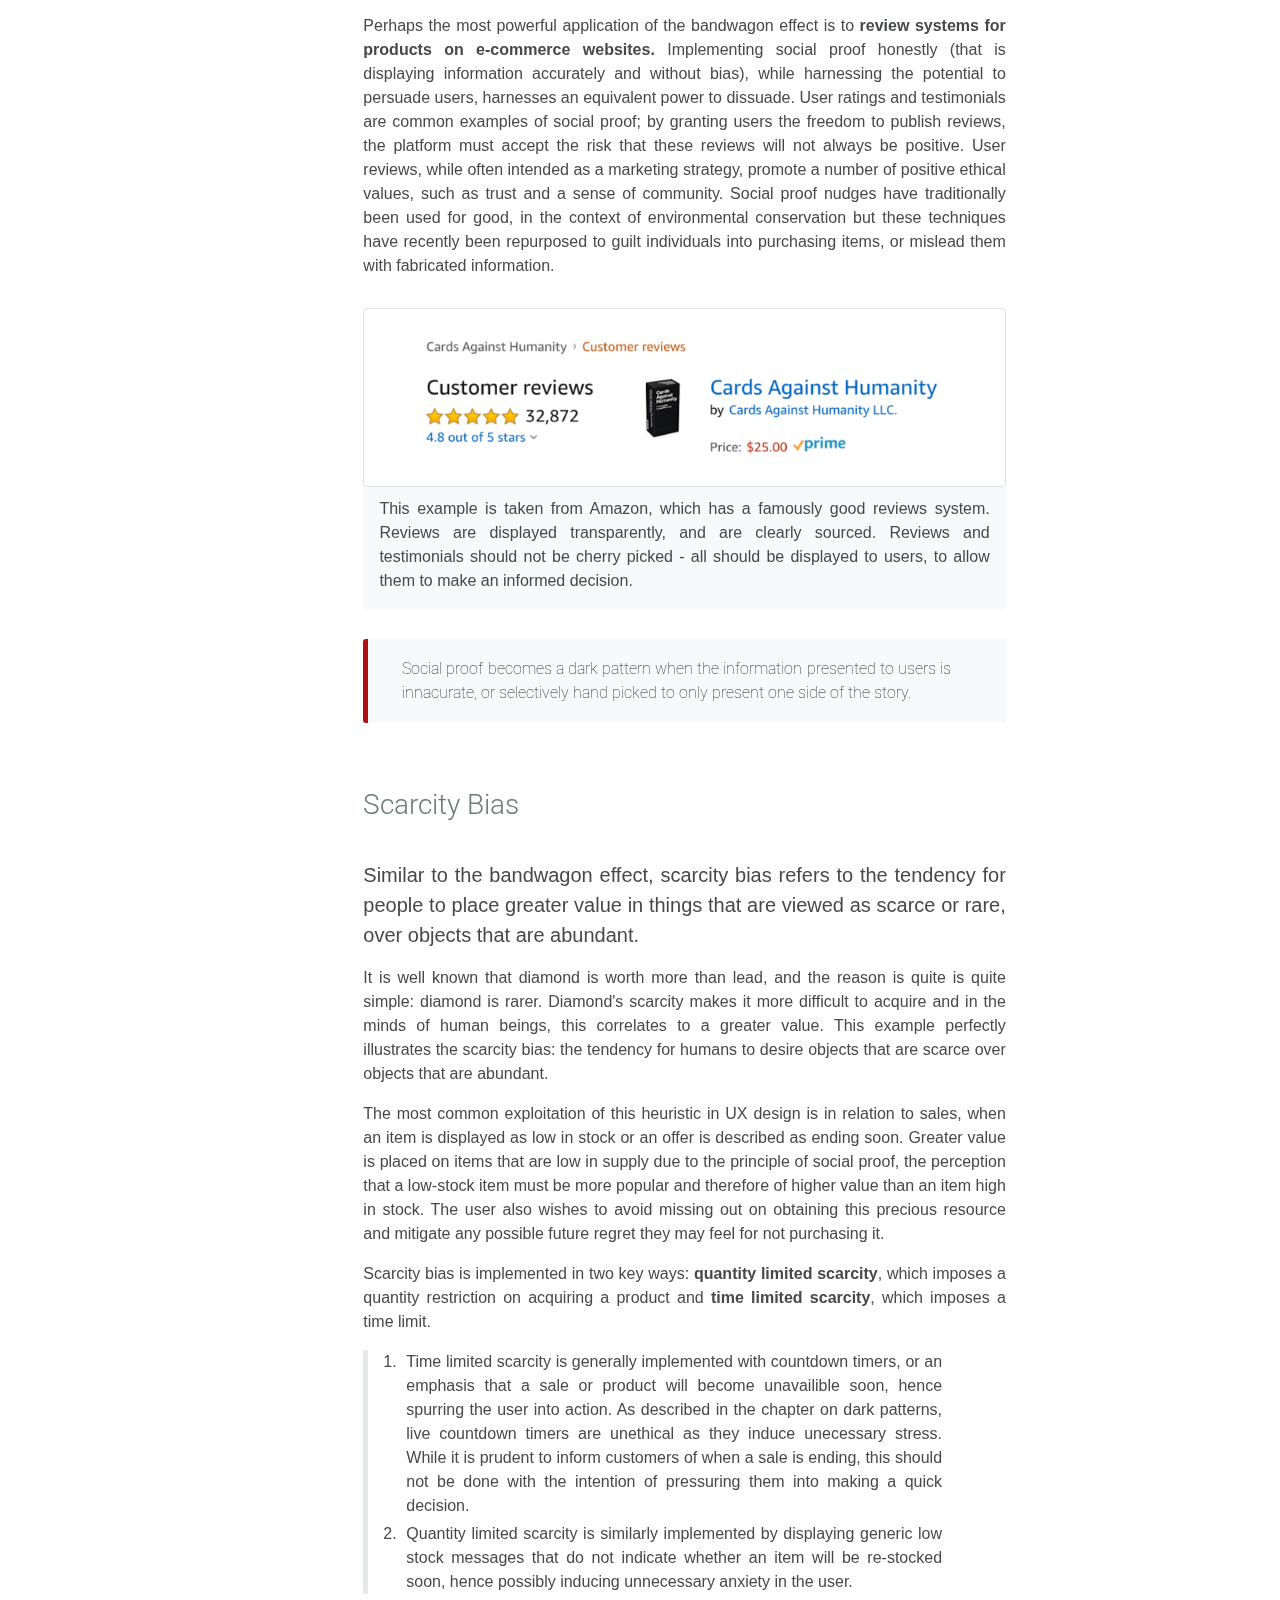
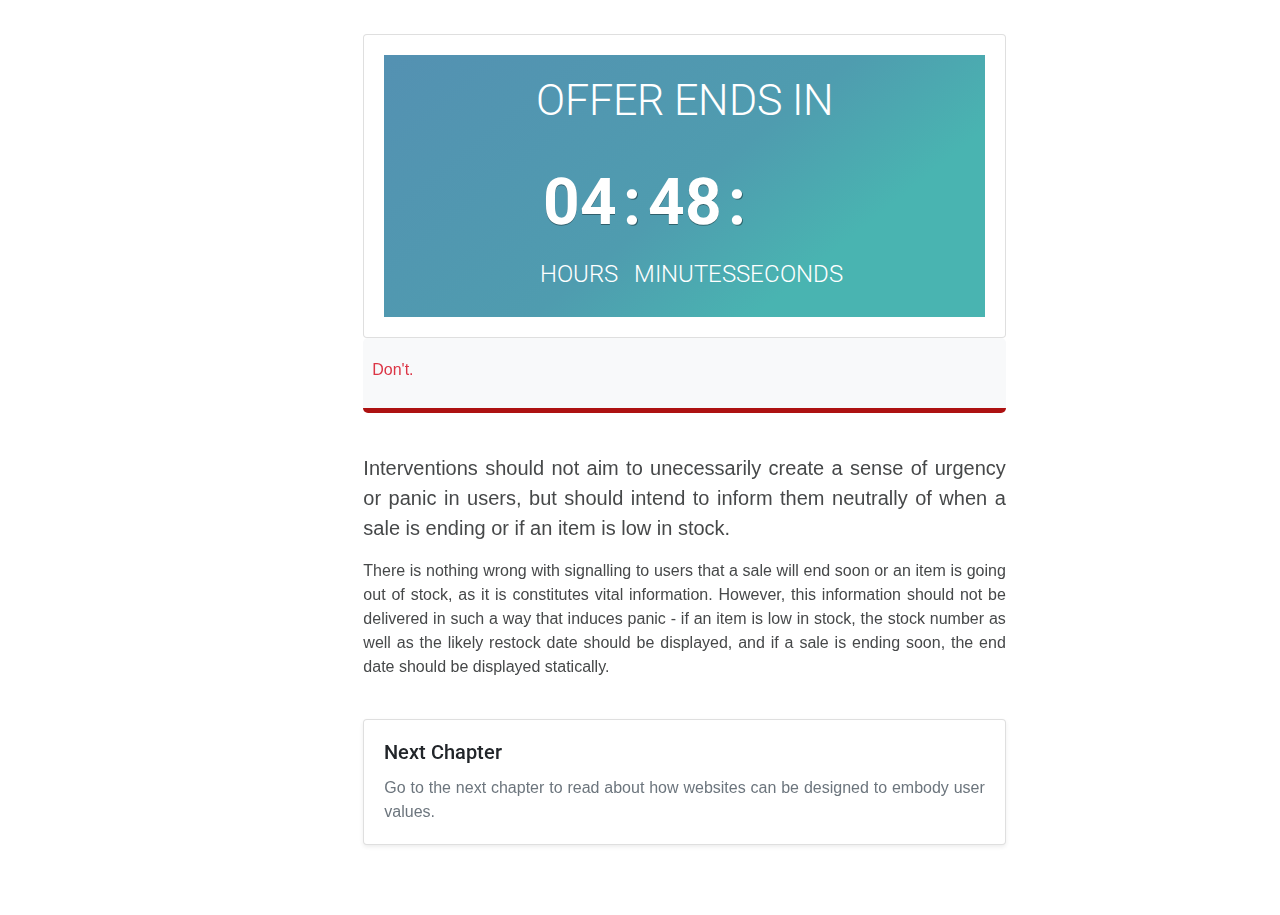
<file: fundamentals/psychology.html>
<!DOCTYPE html>
    <html lang="en">
    <head>
      <meta charset="utf-8">
      <title>ELVA Guide</title>
      <!-- Custom styles for this template -->
      <link rel="stylesheet" href="https://stackpath.bootstrapcdn.com/bootstrap/4.4.1/css/bootstrap.min.css" integrity="sha384-Vkoo8x4CGsO3+Hhxv8T/Q5PaXtkKtu6ug5TOeNV6gBiFeWPGFN9MuhOf23Q9Ifjh" crossorigin="anonymous">
      <link href="https://fonts.googleapis.com/css2?family=Roboto:wght@100;300;400;500&amp;display=swap" rel="stylesheet">
 
      <link rel="stylesheet" href="https://use.fontawesome.com/releases/v5.7.0/css/all.css" integrity="sha384-lZN37f5QGtY3VHgisS14W3ExzMWZxybE1SJSEsQp9S+oqd12jhcu+A56Ebc1zFSJ" crossorigin="anonymous">
      <link href="//db.onlinewebfonts.com/c/0fadaa21fcac88ceee0bb8da992c221b?family=SalesforceSans-Regular" rel="stylesheet" type="text/css"/> 
      <link href="https://fonts.googleapis.com/css2?family=Work+Sans:wght@200;300;400&amp;display=swap" rel="stylesheet"> 
      <link href="https://fonts.googleapis.com/css2?family=Poppins:wght@200;300;400&amp;display=swap" rel="stylesheet"> 

      <link href="../css/style.css" rel="stylesheet">
    </head>
    
    <body>
    <style>
        .timer-head{
           font-size:4rem;
           font-weight:700;
           text-shadow: 0.5px 0.5px #00000062;
           color: white;
        }    
        .timer-content{
            background-color: #1fc8db;
            color: white;
            background-image: linear-gradient(141deg, #5491b2 0%, #4f9caf 51%, #49b4b1 75%);
        }

        .timer-label{
            font-size:1.5rem;
            font-family: 'Roboto';
        }
    </style>
    
    <div class = "container-fluid">
        <div class = "row">
            <div class = "col-2">
                <div id = "sidebar-block"></div>
            </div>
            <!-- MAIN BODY -->
            <div class = "col-10">
                <div data-spy="scroll" data-target="#scrollspy" data-offset="0">
                    <div style = "background-color: #68c59e1f;">
                        <div style = "padding-top:40px; padding-bottom:40px; padding-left:150px;">
                            <h1 class = " text-muted display-4"> Application of Psychological Insight</h1>
                        </div>
                            
                    </div>
                    <div>
                        <div class = "row">
                            <div class = "col-9">
                                <div style = "width:100%; padding-left:150px;">
                                    <div class = "heading">
                                        <p class= "leading text-muted">
                                            When designing with user cognition and perception in mind, it is vital to use psychological insight honestly and with the goal of helping or passively persuasing the user,
                                            rather than exploiting their cognitive biases for the gain of the platform.
                                        </p>
                                        <div id = "banner">
                                            <img  src="../images/psych/banner.png" class=" img-fluid img-thumbnail" alt="UI Kit banner" style = " width:95%; height:40%">
                                        </div>
                                    </div>
                                    
                                    <div class = "group ">
                                        <div id = "item-1" class = "header2">
                                            <h2 style = "font-weight: 500"> Introduction </h2>
                                        </div>
                                        <p class = "text-justify">
                                            The relationship between cognitive psychology and interaction design is longstanding. Designing effective, engaging interfaces requires an in depth understanding of the human mind, 
                                            making psychological insight the most powerful weapon in any designer's arsenal.
                                        </p>
                                        <p class = "text-justify">
                                            <em>Application of psychological insight</em> can be briefly summarised as as designing a feature that exploits some known psychological property, often with the aim of eliciting some response or behaviour from the user. 
                                            The process of applying psychological insight has three main constituents: the desired outcome (for instance, convincing a user to choose one option over another), the psychological or perceptive property itself and the specific way in which this property informs a design decision.
                                        </p>
                                        <h3 id = "item-11" style = "font-weight:300;">A Simple Example</h3>
                                        <p class = "text-justify"> A common goal of UX designers is to convey information to web users such that it sticks and motivates them to make decisions. This, therefore is the <strong>intended outcome</strong>. Now, we possess a number of psychological quirks that affect the absorption and retention of information delivered to us online. 
                                            The most famous example, uncovered in a study conducted by the Nielsen Normal group, is that <em>people do not read, they skim content.</em> It can therefore be deduced that important information, if buried in a block of text will likely not be picked up by the user, making this the <strong> psychological property exploited by the design.</strong>
                                            As such, the designer may decide to present textual information briefly and concisely, using bullet points and an increased font size to draw attention to important points. 
                                        </p>

                                        <p class = "text-justify"> In this case, the psychological insight is applied <strong> honestly.</strong> It is applied to aid rapid comprehension of the text and will likely result in the user finding the information they need more quickly. However, it is also possible to use psychological properties to deceive the user, or to hide important
                                            information from them, as many dark patterns do. In this case, if a designer wished to hide certain stipulations from the user, which if perceived, would affect their decision to buy a product, it would be easy to do this. The designer would simply deliver the information as dense prose text and bury the stipulations in a paragraph, making the likelihood of the user
                                            reading it very low. In this case, application of psychological insight is applied <strong>deceptively.</strong>
                                        </p>

                                        <div style = "padding-top:20px; padding-bottom:20px;">
                                            <table class="table table-bordered ">
                                                <caption>Examples adapted from Harry Brignull's article on dark patterns.</caption>
                                                <thead>
                                                    <tr>
                                                        <th class = "border-bottom-0" style = " font-weight:600; background-color: #edf8f3;" scope="col">Psychological Property</th>
                                                        <th class = "border-bottom-0" style = "font-weight:600;background-color: #edf8f3;" scope="col">Honest Application </th>
                                                        <th class = "border-bottom-0" style = "font-weight:600;background-color: #edf8f3;" scope="col">Deceptive Application </th>
                                                    </tr>
                                                </thead>
                                                <tbody style = "color: rgb(66, 65, 65); font-weight:300;" >
                                                    <tr >                           
                                                        <td><em>"People don't read content - they skim it."</em></td>
                                                        <td>Ensure key information is visually prominent and stands out from prose text, so that users can locate it at a first glance.</td>
                                                        <td>Set default options to benefit the business, knowing that many users may forget to opt-out or not realise they can.</td>
                                                    </tr>
                                                    <tr>
                                                        <td><em>"People tend to stick to defaults" </em></td>
                                                        <td>Default to the option that is safest for the user, to help prevent mistakes.</td>
                                                        <td>Bury important information in paragraphs to hide it from users.</td>
                                                    </tr>
                                                </tbody>
                                            </table>
                                        </div>
                                        <p class = "text-justify">
                                            The above table gives example of two ways in which human cognition can be used either honestly or deceptively. In reality, there are infinitely many properties that can be exploited by malicious design interventions - the two most important ones are <strong>cognitive biases</strong>
                                            and the <strong>dual process model</strong>, both of which will be discussed in this chapter. The majority of dark patterns leverage one or more of these properties, and by learning about how they operate, you will likely become more adept at spotting them in designs.
                                        </p>
                                    </div>


                                    
                        
                            
                        
                                <div class = "group text-justify" >
                                    <div id = "item-2" class = "header2">
                                        <h2> Dual Processing Model </h2>
                                    </div>
                                    <p class = "lead">
                                        Humans possess two main modes of decision making - System 1, which is quicker and more impusive and System 2, which is slower and more measured.
                                    </p>
                                    <p> 
                                            The dual process model states that there are two main systems operating when we make decisions. This model, which underpins much of modern cognitive psychology research, states that the brain makes a distinction between decisions that are automatic and quick, and decisions that are slower, requiring more conscious thought.
                                            Kahenman, in his 2012 book <em>Thinking Fast and Slow</em> refers to these modes of cognitive operation as System 1 and System 2 respectively. System 1 operates unconsciously, and is responsible for “originating impressions and feelings that are the main sources of the  explicit  beliefs  and  deliberate  choices  of  System  2.” 
                                    </p>
                                    <p>
                                            Examples of actions which largely involve System 1 include answering 2 + 2, or recognising that one object is more distant than another. System 2 actions include telling someone your phone number, or looking for a woman with white hair in a crowd. The key differences between System 1 and System 2 are summarised in the following table:
                                    </p>
                                    <div style = "padding-top:20px; padding-bottom:20px;">
                                        <table class="table table-fixed table-bordered ">
                                            <thead>
                                                <tr>
                                                    <th class = "border-bottom-0" style = "font-weight:600;background-color: #edf8f3; width:40%"  scope="col">System 1</th>
                                                    <th class = "border-bottom-0" style = "font-weight:600;background-color: #edf8f3; width:40%" scope="col">System 2 </th>
                                                </tr>
                                            </thead>
                                            <tbody style = "font-weight:300;">
                                                <tr>                           
                                                    <td>Mostly involuntary</td>
                                                    <td>Mostly voluntary</td>
                                                </tr>
                                                <tr>
                                                    <td>Linked to emotion</td>
                                                    <td>Largely detached from emotion</td>
                                                </tr>
                                                <tr>
                                                    <td>Implicit</td>
                                                    <td>Explicit</td>
                                                </tr>
                                                <tr>
                                                    <td>Rapid</td>
                                                    <td>Slow</td>
                                                </tr>
                                                <tr>
                                                    <td>Low effort</td>
                                                    <td>High effort</td>
                                                </tr>
                                            </tbody>
                                        </table>
                                    </div>
                                    <p>
                                        There are times where making rapid, efficient decisions is necessary, but there also scenarios where acting on impulse may result in an undesirable outcome. For instance, rushing to accept the terms and conditions of an agreement without reading them in detail is a System 1 decision, but in reality it ought to involve System 2. 
                                    </p>
                                    <h3 id = "item-21">Using the Dual Process Model in Designs</h3>
                                    <p>
                                        The dual process model can be used to inform design interventions, in contexts where it is appropriate to consider how users will likely make a decision. The examples below show two homepage designs for a website selling home security systems. The first
                                        is largely tailored to System 1, presenting information immediately and requiring little cognitive effort from the user. The second design is more tailored to a System 2 mode of decision making, as it requires users to actively read and synthesise the information they see. 
                                    </p>
                                    <div class = "figure mx-auto" style = "padding-bottom:40px;padding-top:20px">
                                            <img src="../images/psych/systemone.PNG" class=" img-thumbnail figure-img img-fluid" alt="Bookstore annotation" style = "width:100%; height:52%;padding-right:10px;">
                                            <p class = "mx-auto annotations" >
                                                    This is a System 1 based approach: the amount of text presented to the user initially is kept to a minimum and the information that is presented uses persuasive language and places emphasis on the company phone number. 
                                                    This is designed to exploit System 1, capturing the user's attention enough to trigger a phone call.
                                            </p>
                                    </div>
                                    
                                    <div class = "figure mx-auto" style = "padding-bottom:40px;padding-top:20px">
                                            <img src="../images/psych/systemtwo.PNG" class="img-thumbnail figure-img img-fluid" alt="Bookstore annotation" style = "width:100%; height:55%;padding-right:10px;">
                                            <p class = "mx-auto annotations" >
                                                This interface presents a larger quantity of information to the user, therefore requiring more initial cognitive effort. This largely appeals to System 2, as the user is required to read the information presented to 
                                                them and select the most relevant details.
                                            </p>
                                    </div>
                                    <p>
                                            The link between the dual process model and ethics is significant, as it places users in a position of vulnerability. Arguably, some responsibility falls onto the users to carefully read terms and conditions and ensure they do not consent to anything without realising.
                                            However, this does not remove the fact that deliberately designing an intervention to hide information or exploiting the fact that users often act without thinking, is unethical. Designers should bear the dual process model in mind, and ensure that users are fully aware of the consequences
                                            of their actions even when using system 1.
                                        </p>
                                    <div class="danger-alert ">
                                            <div class = " annotations flexbox d-flex flex-row align-items-center bg-light">
                                                <div class="d-flex p-2">
                                                    <i class="fas fa-exclamation-triangle fa-2x" style = "color: rgb(173, 17, 17)"></i>
                                                </div>

                                                <div style = "width:90%;" class =" para d-flex p-2 text-justify">
                                                    System 1 is very easily exploited by dark patterns and unethical design interventions. Visual interference, hidden costs and hidden stipulations in particular, operate by sneaking small bits of information past the user as described in the introduction. 
                                                </div>     
                                            </div>
                                    </div>

                                    <div class = "row" style = "margin-bottom:20px; padding-bottom:20px;">
                                        <div class = "col-6">
                                            <div class="card" >
                                                <div class="card-body">
                                                    <h4 class="card-title">Terms and Conditions</h4>
                                                    <hr>
                                                    <div style = "height:400px; margin-top:20px;" class = " d-flex justify-content-center overflow-auto">
                                                        
                                                        <div style = "width:95%;" class="card-text "> 
                                                            <h4 style= "font-weight:600;"> Summary </h4>
                                                            <p>
                                                                    Lorem ipsum dolor sit amet, consectetur adipiscing elit. Integer nec odio. <strong style = "font-size:14pt; font-weight:600;">Praesent libero. Sed cursus ante dapibus diam. </strong>Sed nisi. Nulla quis sem at nibh elementum imperdiet.  
                                                            </p>
                                                            <hr>
                                                            <ol class ="lead">
                                                                <li>Stipulation 1</li>
                                                                <li>Stipulation 2</li>
                                                                <li> Stipulation 3</li>
                                                            </ol>
                                                            <hr>
                                                            <h4 style= "font-weight:600;margin-bottom:20px;"> Further details </h4>
                                                            <h5>Stipulation 1</h5>
                                                            <p>
                                                                    Nulla metus metus, ullamcorper vel, tincidunt sed, euismod in, nibh. Quisque volutpat condimentum velit. Class aptent taciti sociosqu ad litora torquent per conubia nostra, per inceptos himenaeos.
                                                            </p>
                                                            <h5>Stipulation 2</h5>
                                                            <p>
                                                                    Sed lectus. Integer euismod lacus luctus magna. Quisque cursus, metus vitae pharetra auctor, sem massa mattis sem, at interdum magna augue eget diam. Vestibulum ante ipsum primis in faucibus orci luctus et ultrices posuere cubilia Curae.
                                                            </p>
                                                            <h5>Stipulation 3</h5>
                                                            <p>
                                                                    Curabitur sit amet mauris. Morbi in dui quis est pulvinar ullamcorper. Nulla facilisi. Integer lacinia sollicitudin massa. Cras metus. Sed aliquet risus a tortor. Integer id quam. Morbi mi. 
                                                            </p>
                                                        </div>

                                                    </div>
                                                    <hr>
                                                    <button class = "btn btn-info btn-lg btn-block">
                                                        Accept
                                                    </button>
                                                    
                                                </div>
                                            </div>
                                            <div style = "padding-top: 20px; padding-bottom:10px; border-bottom-style:solid; border-radius:5px; border-width:5px; border-color:rgb(17, 173, 82);" class = " bottom-caption bg-light">
                                                <p class= "text-success">
                                                        &nbsp; Do.
                                                </p> 
                                            </div>
                                        </div>
                                        <div class = "col-6">
                                            <div class="card" >
                                                <div class="card-body">
                                                    <h4 class="card-title">Terms and Conditions</h4>
                                                    <hr>
                                                    <div style = "height:400px; margin-top:20px;" class = " d-flex justify-content-center overflow-auto">
                                                        <p style = "width:95%;" class="card-text ">Lorem ipsum dolor sit amet, consectetur adipiscing elit. Integer nec odio. Praesent libero. Sed cursus ante dapibus diam. Sed nisi. Nulla quis sem at nibh elementum imperdiet. Duis sagittis ipsum. Praesent mauris. Fusce nec tellus sed augue semper porta. Mauris massa. Vestibulum lacinia arcu eget nulla. Class aptent taciti sociosqu ad litora torquent per conubia nostra, per inceptos himenaeos. Curabitur sodales ligula in libero. 

                                                                Sed dignissim lacinia nunc. Curabitur tortor. Pellentesque nibh. Aenean quam. In scelerisque sem at dolor. Maecenas mattis. Sed convallis tristique sem. Proin ut ligula vel nunc egestas porttitor. Morbi lectus risus, iaculis vel, suscipit quis, luctus non, massa. Fusce ac turpis quis ligula lacinia aliquet. Mauris ipsum. Nulla metus metus, ullamcorper vel, tincidunt sed, euismod in, nibh. Quisque volutpat condimentum velit. 
                                                                
                                                                Class aptent taciti sociosqu ad litora torquent per conubia nostra, per inceptos himenaeos. Nam nec ante. Sed lacinia, urna non tincidunt mattis, tortor neque adipiscing diam, a cursus ipsum ante quis turpis. Nulla facilisi. Ut fringilla. Suspendisse potenti. Nunc feugiat mi a tellus consequat imperdiet. Vestibulum sapien. Proin quam. Etiam ultrices. Suspendisse in justo eu magna luctus suscipit. Sed lectus. Integer euismod lacus luctus magna. Quisque cursus, metus vitae pharetra auctor, sem massa mattis sem, at interdum magna augue eget diam. 
                                                                
                                                                Vestibulum ante ipsum primis in faucibus orci luctus et ultrices posuere cubilia Curae; Morbi lacinia molestie dui. Praesent blandit dolor. Sed non quam. In vel mi sit amet augue congue elementum. Morbi in ipsum sit amet pede facilisis laoreet. Donec lacus nunc, viverra nec, blandit vel, egestas et, augue. Vestibulum tincidunt malesuada tellus. Ut ultrices ultrices enim. Curabitur sit amet mauris. Morbi in dui quis est pulvinar ullamcorper. Nulla facilisi. Integer lacinia sollicitudin massa. Cras metus. 
                                                                
                                                                Sed aliquet risus a tortor. Integer id quam. Morbi mi. Quisque nisl felis, venenatis tristique, dignissim in, ultrices sit amet, augue. Proin sodales libero eget ante. Nulla quam. Aenean laoreet. Vestibulum nisi lectus, commodo ac, facilisis ac, ultricies eu, pede. Ut orci risus, accumsan porttitor, cursus quis, aliquet eget, justo. Sed pretium blandit orci. Ut eu diam at pede suscipit sodales. 
                                                                Ut orci risus, accumsan porttitor, cursus quis, aliquet eget, justo. Sed pretium blandit orci. Ut eu diam at pede suscipit sodales. Aenean lectus elit, fermentum non, convallis id, sagittis at, neque. Nullam mauris orci, aliquet et, iaculis et, viverra vitae, ligula. Nulla ut felis in purus aliquam imperdiet. Maecenas aliquet mollis lectus. Vivamus consectetuer risus et tortor. Lorem ipsum dolor sit amet, consectetur adipiscing elit. Integer nec odio. Praesent libero. Sed cursus ante dapibus diam. 

                                                                Sed nisi. Nulla quis sem at nibh elementum imperdiet. Duis sagittis ipsum. Praesent mauris. Fusce nec tellus sed augue semper porta. Mauris massa. Vestibulum lacinia arcu eget nulla. Class aptent taciti sociosqu ad litora torquent per conubia nostra, per inceptos himenaeos. Curabitur sodales ligula in libero. Sed dignissim lacinia nunc. Curabitur tortor. Pellentesque nibh. Aenean quam. In scelerisque sem at dolor. 

                                                        </p>

                                                    </div>
                                                    <hr>
                                                    <button class = "btn btn-info btn-lg btn-block">
                                                        Accept
                                                    </button>
                                                    

                                                </div>
                                            </div>
                                            <div style = "padding-top: 20px; padding-bottom:10px; border-bottom-style:solid; border-radius:5px; border-width:5px; border-color:rgb(173, 17, 17);" class = " bottom-caption bg-light">
                                            <p class= "text-danger">
                                                    &nbsp; Don't.
                                            </p> 
                                            </div>
                                        </div>
                                    </div>
                                    <p>
                                        The first example is an example of how the dual process model can be leveraged honestly, to aid the user's process of skimming and scanning. It implements several techniques to make the content more accessible to readers wishing to complete their tasks quickly:
                                    </p>
                                    <div class = "list-eg">
                                        <div class = "example-content">
                                            <ol>
                                                <li>Uses <code>.h4</code> and <code>.h5</code> level text to break the content into sections and place emphasis on important points.</li>
                                                <li>Ensures that the content is summarised in bullet points near the top, such that the user can access a minimal summary of information without having to scroll. More detail is availible should they seek it, however.</li>
                                                <li>Uses inline <code>.strong</code> typography to make important points stand out to the user.</li>
                                            </ol>
                                        </div>

                                    </div>
                                    
                                    <p> 
                                        The second example presents how the dual process model can be used deceptively, to conceal undesirable stipulations in a large, inaccessible block of text. Naturally, the text given in the above example is dummy text but in practice, such poor designs are often accompanied with very technically worded writing that few users understand without reference to legal documentation.
                                    </p>

                                    <div class="component-alert ">
                                            <div class = " annotations flexbox d-flex flex-row align-items-center bg-light">
                                                <div class="d-flex p-2">
                                                        <i>
                                                            <img style = "width:75px;" src =  "../images/blogo.png">
                                                        </i>
                                                </div>

                                                <div style = "width:90%;" class =" para d-flex p-2 text-justify">
                                                    The scrollspy component of the Bootstrap library is very useful for pages containing a large amount of prose text, such as privacy policy pages. The section navigation list on the far right of each chapter of this guide is an example of a scrollspy being used to allow quick navigation to relevant parts of a long page.
                                                </div>     
                                            </div>
                                    </div>
                                </div>

                                <div class = "group text-justify" >
                                    <div id = "item-3" class = "header2">
                                        <h2> Cognitive Bias </h2>
                                    </div>
                                    <p class ="lead">Cognitive biases are defined as systematic errors in judgement and rationality, that lead to illogical behaviours and stereotyping. Examples of cognitive biases are the framing effect, default effect, sunk cost, bandwagon effect and scarcity bias.</p>
                                    <p>
                                        Cognitive biases lie at the heart of irrationality and stereotyping, and can be defined as systematic errors in thought that deviate from rationality. Psychology has identified a number of cognitive biases, many of which are relevant to UX design and in particular, 
                                        unethical UX. Many ofthe cognitive biases described below are exploited by dark patterns and provide malicious designers with the means to effectively and efficiently manipulate the flaws in human decision-making, to the benefit of the platform.
                                    </p>

                                    <!-- FRAMING EFFECT -->

                                    <div id = "item-31" class ="framing">  
                                        <h3 >
                                            The Framing Effect
                                        </h3>
                                        <p class = "lead">
                                            The framing effect states that people's decisions significantly based on how information is presented to them, through wording or context. Peple rely more on the framing than the actual facts themselves, and this can lead to bias or poor long term decisions.
                                        </p>
                                        

                                        <p>
                                            The framing effect links into another popular theory known as loss aversion, which states that people tend to compulsively avoid outcomes they perceive as losses. Famously, this principle is demonstrated by a simple experimental result: most people would prefer not to lose £5 than potentially gain
                                            £5. Phrases such as <em>"Don't miss out!</em> Loss aversion and framing effects are usually leveraged through the text and language used by a website. For instance, in the example of confirmshaming presented in chapter X, the option to reject the popup was framed in such a way that made the user feel as though doing so was a poor decision. 
                                            In this context, using the framing effect to achieve this goal is unethical, as it involves evoking guilt in users. 
                                        </p>

                                        <p>
                                        The framing effect is not inherently unethical, as it does not necessarily involve mistruth - it simple reshapes facts and presents them in such a way that they are perceived as desirable. It can be used for good: for instance, it was found in one study that women were more likely to self-examine for breast cancer symptoms if the negative effecs of <strong>not</strong>
                                        doing so were stressed, rather than the positive effects of doing so. The positive framing was as follows:
                                        </p>

                                        <p class = "lead"><em>"Research shows that women who do BSE have an increased chance of finding a tumour in the early, more treatable stages of the disease."</em></p>
                                        
                                        <p> And the same information, but framed negatively was as follows:</p>

                                        <p class = "lead">
                                            <em>
                                                "Research shows that women who do not do BSE have a decreased chance of finding a tumour in the early, more treatable stages of the disease."
                                            </em>
                                        </p>

                                        <p>
                                            This particular type of negative framing proved more effective in encouraging breast self-examination (BSE), despite the statements being semantically equivalent.
                                        </p>

                                        <p>
                                            An example from of framing as used on a web interface is Facebook's <em>find friends</em> dialog, which attempts to persuade the user to find more friends via their email. The dialog uses both social proof and the framing effect, as it implies that other users benefit from finding friends, and that not finding friends will result in Facebook being less fun. Depending on whether the 
                                            claim that <em>"people usually find up to 20 friends"</em> is accurate, this design intervention is not remarkably unethical. Despite being persuasive, it does not attempt to directly induce guilt or shame in the user, but rather highlights the benefits of performing one action over another.
                                        </p>
                                        <div style = "padding-top:20px; padding-bottom:40px; " class = "d-flex justify-content-center">
                                                <img class = "img-fluid img-thumbnail" style = "width:80%; height:auto;" src= "../images/psych/lossaversion.PNG">
                                        </div>

                                        <div class="danger-alert ">
                                                <div class = " annotations flexbox d-flex flex-row align-items-center bg-light">
                                                    <div class="d-flex p-2">
                                                        <i class="fas fa-exclamation-triangle fa-2x" style = "color: rgb(173, 17, 17)"></i>
                                                    </div>
                        
                                                    <div style = "width:90%;" class =" para d-flex p-2 text-justify">
                                                        Confirmshaming and trick question dark patterns use the framing effect to word content in such a way that the user is deceived or manipulated into choosing one option over another. Using double negatives is a common way to frame information in a confusing way.
                                                    </div>     
                                                </div>
                                        </div>

                                    </div>

                                    <!-- DEFAULT EFFECT -->
                                    
                                    <div id = "item-32" class ="default">
                                        <h3 >
                                                The Default Effect
                                        </h3>
                                        <p class = "lead">
                                            The default effect refers to the general tendency of people to prefer an option if it has been chosen by default, regardless of whether it is logically the best choice. Less than 5% of users change their default settings on websites, so choosing appropriate defaults is important.
                                        </p>
                                        <p>
                                            There are two main factors behind the default effect - the desire for interfaces to "do the thinking for us" and the perception that default options are better for us, as they have been chosen by the platform. The latter implies a level of trust in the platform, as users trust its authority to select an option that benefits the user. While the ethics of defaults will be described further in later chapters,
                                            it can be said that they are very useful in contexts where processes should be streamlined for non-technical users, such as account setup or settings configuration.  
                                        </p>
                                        <p>
                                            Having a "recommended" set of settings for general users, while offering more technical users the opportunity to change these defaults can provide users who may be confused as to which options to choose with a sense of stability and security. 
                                            
                                        </p>

                                        <div style = "padding-top:20px; padding-bottom:40px; " class = "d-flex justify-content-center">
                                                <img class = "img-fluid img-thumbnail" style = "width:80%; height:auto;" src= "../images/psych/setup.PNG">
                                        </div>

                                        <p>
                                            This example from Dropbox's setup wizard illustrates how the default effect can lead users towards an option that is simpler for them. The average user will have a limited knowledge of Advanced Settings and may initially be confused as to which 
                                            option they should select. Preselecting a default removes this confusion.
                                        </p>
                                        <p>
                                                Users should be able to intuitively understand why a particular option has been pre-selected for them. In the case where this is not possible, it should be explained to them.
                                        </p>
                                        <p>
                                            However, pre-selecting options for users comes with a dark flipside. Given that it is a well known fact that users, will stick with default options, could it be possible for designers to pre-select options that benefit the platform at the expense of the user? The answer to this question is absolutely - <em>bad defaults</em>
                                            work in exactly this way, and preselects default options that steer users towards more expensive options, or options that cause them to relinquish more data. Often, these bad defaults are combined with restrictive dark patterns, which in addition to selecting unethical default settings, make it doubly difficult for users to change these defaults.
                                            An example of a <strong>bad default</strong> is shown below.
                                        </p>
                                        <!-- Default checked -->
                                        <div style = "margin-bottom:40px; margin-top:40px;" class = "bd-example ">
                                            
                                            <div class = "d-flex justify-content-center">
                                                
                                                <form> 
                                                        <h3 style = "padding-top:15px; padding-bottom:15px; font-family:'Roboto'; font-weight:300;"> Would you like to sign up to our newsletter?</h3>
                                                    
                                                        <div class="custom-control custom-radio" style = "margin-bottom:10px;">
                                                                <input type="radio" id="customRadio1" name="customRadio" class="custom-control-input" checked >
                                                                <label style = "font-weight:300;" class="custom-control-label" for="customRadio1">Sign me up!</label>
                                                        </div>
                                                        <div class="custom-control custom-radio" style = "margin-bottom:15px;">
                                                            <input type="radio" id="customRadio2" name="customRadio" class="custom-control-input">
                                                            <label style = "font-weight:300;" class="custom-control-label" for="customRadio2">No thanks!</label>
                                                        </div>
                                                </form>
                                            </div>
                                        </div>

                                        <p class = "lead">
                                            Fundamentally, this example streamlines the business goal, rather than the user's. Defaults should only ever be used to aid the user, and should never nudge them towards options that are more expensive or result in them relinquishing consent. 
                                        </p>

                                    </div>

                                    <div id = "item-33" class = "sunk-cost">
                                        <h3 >
                                                Sunk Cost Fallacy
                                        </h3>
                                        <p class = "lead">
                                            Sunk cost refers to the tendency to continue with a course of action if significant effort has already been expended to complete it. The effort already put into the task is perceived as lost if the task is abandoned.
                                        </p>
                                        <p>
                                            Phrases such as <em>"you've come too far to give up now"</em> perfectly embody the sunk cost fallacy. While this particular cognitive bias has its uses, its tendency to cause people to commit to failing courses of action 
                                            renders it particularly dangerous. Fundamentally, the sunk cost fallacy involves valuing past expenditures over what is actually beneficial in the future, and can be used quite deviously by unethical design interventions.
                                        </p>

                                        <div class="danger-alert ">
                                                <div class = " annotations flexbox d-flex flex-row align-items-center bg-light">
                                                    <div class="d-flex p-2">
                                                        <i class="fas fa-exclamation-triangle fa-2x" style = "color: rgb(173, 17, 17)"></i>
                                                    </div>
                        
                                                    <div style = "width:90%;" class =" para d-flex p-2 text-justify">
                                                        Do not delay important information such as additional costs until right before they check out - this is a hidden costs dark pattern. This abuses the fact that they will not want to waste the effort they have already put in, and unfairly nudges them towards options they may not otherwise have taken had they been given all of the relevant information earlier.
                                                    </div>     
                                                </div>
                                        </div>

                                        <p> 
                                            However, it is also possible to use the sunk cost fallacy to stop a user abandoning their tasks in a slightly more ethical way. The common design pattern of <em> progress indicators</em>
                                            primarily serve the purpose of notifying the user of how far along they are in a process. By showing them their progress, this also wields the dual effect of making them less likely to give up on their task as their progress is
                                            clearly visualised. 
                                        </p>

                                        
                                    <div class="component-alert ">
                                            <div class = " annotations flexbox d-flex flex-row align-items-center bg-light">
                                                <div class="d-flex p-2">
                                                        <i>
                                                            <img style = "width:75px;" src =  "../images/blogo.png">
                                                        </i>
                                                </div>

                                                <div style = "width:90%;" class =" para d-flex p-2 text-justify">
                                                        The Bootstrap component library provides good support for progress bars, using the .progress-bar class. A range of animated or static progress bars are available and can be embedded very easily as shown below.
                                                </div>     
                                            </div>
                                    </div>

                                        <div class = "bd-example  d-flex justify-content-center">
                                            <div class="progress" style = "margin-top:40px; margin-bottom:40px; width:95%;">
                                                <div class="progress-bar progress-bar-striped progress-bar-animated" role="progressbar" aria-valuenow="75" aria-valuemin="0" aria-valuemax="100" style="width: 75%"></div>
                                            </div>
                                        </div>
                                        <p style = "margin-top:20px;" class = "lead">
                                            Progress bars are an example of using the sunk cost fallacy in a way that is more useful than unethical. While the dual purpose of the intervention is somewhat covert, its usefulness as a design pattern outweighs this.
                                        </p>

                                    </div>

                                    <div id = "item-34" class = "bandwagon">
                                        <h3 >
                                                The Bandwagon Effect
                                        </h3>
                                        <p class = "lead">
                                            People are more likely to perform an action or believe a claim if others have already done so. This links very closely to the marketing tactic of <em>social proof,</em> 
                                            which involves publicly displaying information about customer purchases, such as the number of people who have a purchased a particular product, in an attempt to convince
                                            others to purchase it as well.
                                        </p>
                                        <p>
                                            The concept of value lies at the heart of the bandwagon effect. The more popular a product is, the more valuable it will seem; by signalling to users that other customers have found value in a product, the perceived value of the produce increases.
                                            Humans are social creatures, and will always use the opinions of others to inform their purchasing decisions. This has a number of applications in both online marketing and beyond.
                                        </p>
                                        <p>
                                            Perhaps the most powerful application of the bandwagon effect is to <strong> review systems for products on e-commerce websites.</strong> Implementing social proof honestly (that is displaying information accurately and without bias), while harnessing the potential to persuade users, harnesses an equivalent power to dissuade. User ratings and testimonials are common examples of social proof; by granting users the freedom to publish reviews, the platform must accept the risk that these reviews will not always be positive.
                                            User reviews, while often intended as a marketing strategy, promote a number of positive ethical values, such as trust and a sense of community. Social proof nudges have traditionally been used for good, in the context of environmental conservation but these techniques have recently been repurposed to guilt individuals into purchasing items, or mislead them with fabricated information.
                                        </p>

                                        <div style = "padding-top:30px; padding-bottom:30px; margin-top:30px; " class = "img-thumbnail d-flex justify-content-center">
                                                <img class = "img-fluid" style = "width:85%; height:auto;" src= "../images/psych/cah.PNG">
                                        </div>
                                        <div style = "border-radius:3px; padding-top:10px; margin-bottom:30px;" class = " bg-light d-flex justify-content-center">
                                            <p style = "width:95%;" class = "annotations">
                                                This example is taken from Amazon, which has a famously good reviews system. Reviews are displayed transparently, and are clearly sourced. Reviews and testimonials should not be cherry picked - all should be displayed to users, to allow them to make an informed decision. 
                                            </p>
                                        </div>
                                    
                                        <div class="danger-alert ">
                                                <div class = " annotations flexbox d-flex flex-row align-items-center bg-light">
                                                    <div class="d-flex p-2">
                                                        <i class="fas fa-exclamation-triangle fa-2x" style = "color: rgb(173, 17, 17)"></i>
                                                    </div>
                        
                                                    <div style = "width:90%;" class =" para d-flex p-2 text-justify">
                                                        Social proof becomes a dark pattern when the information presented to users is innacurate, or selectively hand picked to only present one side of the story.
                                                    </div>     
                                                </div>
                                        </div>



                                    </div>

                                    <div id = "item-35" class = "scarcity">
                                        <h3 >
                                                Scarcity Bias
                                        </h3>
                                        <p class = "lead">
                                            Similar to the bandwagon effect, scarcity bias refers to the tendency for people to place greater value in things that are viewed as scarce or rare, over objects that are abundant.
                                        </p>

                                        <p>
                                            It is well known that diamond is worth more than lead, and the reason is quite is quite simple: diamond is rarer. Diamond's scarcity makes it more difficult to acquire and in the minds of human beings, this correlates to a greater value. This example perfectly illustrates the scarcity bias: the tendency for humans to desire objects that are scarce over objects that are abundant.
                                        </p>

                                        <p>
                                            The most common exploitation of this heuristic in UX design is in relation to sales, when an item is displayed as low in stock or an offer is described as ending soon. Greater value is placed on items that are low in supply due to the principle of social proof, the perception that a low-stock item must be more popular and therefore of higher value than an item high in stock. The user also wishes to avoid missing out on obtaining this precious resource and mitigate any possible future regret they may feel for not purchasing it.
                                        </p>

                                        <p>
                                            Scarcity bias is implemented in two key ways: <strong>quantity limited scarcity</strong>, which imposes a quantity restriction on acquiring a product and <strong>time limited scarcity</strong>, which imposes a time limit. 
                                        </p>
                                        <div class = "list-eg">
                                            <ol class= "example-content">
                                                <li>Time limited scarcity is generally implemented with countdown timers, or an emphasis that a sale or product will become unavailible soon, hence spurring the user into action. As described in the chapter on dark patterns, live countdown timers are unethical as they induce unecessary stress. While it is prudent to inform customers of when a sale is ending, this should not be done with the intention of pressuring them into making a quick decision.</li>
                                                <li>Quantity limited scarcity is similarly implemented by displaying generic low stock messages that do not indicate whether an item will be re-stocked soon, hence possibly inducing unnecessary anxiety in the user.</li>
                                            </ol>
                                        </div>
                                            <div style = "margin-top:40px; margin-bottom:40px;">
                                                <div class="card" >
                                                        <div class="card-body">
                                                            <div class= "timer-content">
                                                                <div style = "padding-top:20px; padding-bottom:20px;" class = "d-flex justify-content-center">
                                                                    <h4  style =  "font-size:2.7rem; font-weight:300;"> OFFER ENDS IN </h4>
                                                                </div>
                                                                <div class = "timer">
                                                                    <div class = "d-flex justify-content-center row">
                                                                        <div class = "col-1 d-flex justify-content-center">
                                                                            <h3 class = "timer-head "style = "padding-top:10px; padding-bottom:10px;"> 04 </h3>
                                                                        </div>
                                                                        <div class = "col-1 d-flex justify-content-center">
                                                                                <h3 class = "timer-head " style = "padding-top:10px; padding-bottom:10px;">:</h3>
                                                                            </div>
                                                                  
                                                                        <div class = "col-1 d-flex justify-content-center">
                                                                            <h3 class = "timer-head " style = "padding-top:10px; padding-bottom:10px;">48</h3>
                                                                        </div>
                                                                        <div class = "col-1  d-flex justify-content-center">
                                                                                <h3 class = "timer-head " style = "padding-top:10px; padding-bottom:10px;">:</h3>
                                                                        </div>
                                                                        <div class = "col-1  d-flex justify-content-center">
                                                                            <h3 class = "timer-head " style = "padding-top:10px; padding-bottom:10px;" id="seconds"></h3>
                                                                        </div>
                                                                    </div>
                                                                    <div class = "d-flex justify-content-center row" style = "padding-bottom:20px">
                                                                            <div class = "col-2 d-flex justify-content-center ">
                                                                                    <h4 class = "timer-label "  style = "font-weight:300;"> HOURS </h4>
                                                                            </div>
                                                                            <div class = "col-2 d-flex justify-content-center">
                                                                                    <h4 class = "timer-label "  style = "font-weight:300;"> MINUTES </h4>
                                                                                </div>
                                                                            <div class = "col-2 d-flex justify-content-center">
                                                                                    <h4 class = "timer-label " style = "font-weight:300;"> SECONDS </h4>
                                                                            </div>
                                                                    </div>
                                                                </div>
                                                            </div>
                                                        </div>
                                                    </div>
                                                    <div style = "padding-top: 20px; padding-bottom:10px; border-bottom-style:solid; border-radius:5px; border-width:5px; border-color:rgb(173, 17, 17);" class = " bottom-caption bg-light">
                                                    <p class= "text-danger">
                                                            &nbsp; Don't.
                                                    </p> 
                                                    </div>
                                                </div>
                                              
                                      
                                            <p class = "lead">
                                                Interventions should not aim to unecessarily create a sense of urgency or panic in users, but should intend to <strong>inform them neutrally</strong> of when a sale is ending or if an item is low in stock.
                                            </p>
                                            <p>
                                                There is nothing wrong with signalling to users that a sale will end soon or an item is going out of stock, as it is constitutes vital information. However, this information should not be delivered in such a way that induces
                                                panic - if an item is low in stock, the stock number as well as the likely restock date should be displayed, and if a sale is ending soon, the end date should be displayed statically.
                                            </p>

                                    </div>

                                    
                                    <div style = "margin-top:40px;margin-bottom:50px;" class="card-link card shadow-sm" >
                                            <div class="card-body">
                                            <h5 class="card-title">Next Chapter</h5>
                                            <p class="card-text text-muted">Go to the next chapter to read about how websites can be designed to embody user values.</p>
                                            </div>
                                            <a  class = "stretched-link" href = "autonomy.html" ></a>
                                        
                                    </div>

                                </div>
                            </div>
                        </div>
                        <div class = "col-3">                      
                                <div id = "scrollspy"  style = "position:fixed; width:85%;">
                                    <div class= "p-2" style = "margin-left:50px; font-size:12pt;">
                                        <ol style = "list-style:none;" class = "example-content list-eg">
                                            <li>
                                                <a class= "text-muted" href = "#item-1">Introduction</a>
                                                <ol class = "example-content list-eg">
                                                    <li style = "width:200px;"><a class= "text-muted" href = "#item-11"> A Simple Example </a></li>
                                                   
                                                </ol>
                                            </li>
                                            <li>
                                                <a class= "text-muted" href = "#item-2">Dual Process Model</a>
                                                <ol class = "example-content list-eg">
                                                        <li style = "width:200px;"><a class= "text-muted" href = "#item-21"> Using the Dual Process Model in Designs </a></li>
                                                        
                                                </ol>
                                            </li>
                                            <li>
                                                <a class= "text-muted" href = "#item-3">Cognitive Bias</a>
                                                <ol  style = "width:200px;" class = "example-content list-eg">
                                                        <li><a class= "text-muted" href = "#item-31"> Framing Effect </a></li>
                                                        <li><a class= "text-muted" href = "#item-32"> Default Effect </a></li>
                                                        <li><a class= "text-muted" href = "#item-33"> Sunk Cost Fallact</a></li>
                                                        <li><a class= "text-muted" href = "#item-34"> Bandwagon Effect</a></li>
                                                        <li><a class= "text-muted" href = "#item-35"> Scarcity Bias </a></li>
                                                        
                                                </ol>
                                            </li>

                                        </ol>
                                    </div>
                                </div>
                        </div>
                        
                    </div>
                </div>
            </div>
        </div>
    </div>
            
    
    
    
    
      <script src="https://code.jquery.com/jquery-3.4.1.slim.min.js" integrity="sha384-J6qa4849blE2+poT4WnyKhv5vZF5SrPo0iEjwBvKU7imGFAV0wwj1yYfoRSJoZ+n" crossorigin="anonymous"></script>
      <script src="https://cdn.jsdelivr.net/npm/popper.js@1.16.0/dist/umd/popper.min.js" integrity="sha384-Q6E9RHvbIyZFJoft+2mJbHaEWldlvI9IOYy5n3zV9zzTtmI3UksdQRVvoxMfooAo" crossorigin="anonymous"></script>
      <script src="https://stackpath.bootstrapcdn.com/bootstrap/4.4.1/js/bootstrap.min.js" integrity="sha384-wfSDF2E50Y2D1uUdj0O3uMBJnjuUD4Ih7YwaYd1iqfktj0Uod8GCExl3Og8ifwB6" crossorigin="anonymous"></script>
    
      <script src="https://ajax.googleapis.com/ajax/libs/jquery/3.4.1/jquery.min.js"></script>
      <script>
          $("#sidebar-block").load("../sidebar.html");
    
      </script>

      <script>
        // Set the date we're counting down to
        var countDownDate = new Date("Jan 5, 2021 15:37:25").getTime();

        // Update the count down every 1 second
        var x = setInterval(function() {

            // Get today's date and time
            var now = new Date().getTime();

            // Find the distance between now and the count down date
            var distance = countDownDate - now;

            // Time calculations for days, hours, minutes and seconds
            var days = Math.floor(distance / (1000 * 60 * 60 * 24));
            var hours = Math.floor((distance % (1000 * 60 * 60 * 24)) / (1000 * 60 * 60));
            var minutes = Math.floor((distance % (1000 * 60 * 60)) / (1000 * 60));
            var seconds = Math.floor((distance % (1000 * 60)) / 1000);

            // Output the result in an element with id="demo"
            document.getElementById("seconds").innerHTML = seconds;

            // If the count down is over, write some text 
            if (distance < 0) {
                clearInterval(x);
                document.getElementById("demo").innerHTML = "EXPIRED";
            }
        }, 1000);
      </script>
    </body>
    
    </html>
</file>
<file: css/style.css>
.example{
    background-color: #68c59e1f;
    border-radius:5px;
    border-color: #2141331f;
    border-style: solid;
    margin-bottom:20px;

}
.bd-example{
    padding-top:10px;
    padding-bottom:10px;
    border-style:solid;
    border-color: #f7f7f9;
    
}
.code{
    background-color: #f7f7f9;
}
.col-2,.col-10{
  padding-left:0px;
  padding-right:0px;
}

.col-3{
  padding-right:0px;
}
.list-eg{
    
    border-radius:1px;
    border-color: #2141331f;
    border-style: solid;
    border-width: 5px;
    margin-bottom:10px;
    margin-top:10px;
    border-top: none;
    border-bottom: none;
    border-right:none;
}

.example-content{
    font-weight:100;
    padding-left:15px;
    width:90%;
}



.list-group-item.active, .list-group-item.active:hover, .list-group-item.active:focus {
  z-index:2;
  color:#68c59e;
  background-color:white;

  border-color: rgba(0,0,0,.125);
  border-left-color: #68c59e;
  border-left-width:5px;
} 

.list-group-item{
  background-color: #f8f9fa
  
}

.leading{
    font-size: 1.6rem;
    font-weight:100;
    padding-top: 50px;
}

.leader{
    font-size: 1.6rem;
    font-weight:100;
}

p{
    font-size:12pt;
    color: rgb(70, 72, 73);
    font-family:'Roboto';
    
    
}

ul, ol{
    color:rgb(70, 72, 73);
    padding-top:10px;
    padding-bottom:10px;
    
}
.table-fill{
    background-color:#68c59e1f;
}
.annotations{
    font-weight: 100;
}

.group{
    
    padding-bottom:20px; padding-top:20px;
}

.header2{
    font-weight:500;
    padding-bottom:25px;
    font-family: 'Roboto';
    color: #3d4246;
  
}
#inline-image{
    padding-bottom:30px;
    padding-top:30px; 
    width:95%;
    height:auto;
}

#banner{
    
    padding-top:40px;
    padding-bottom:40px;
}
h3{
    padding-top:30px;
    padding-bottom:30px;
    font-family: 'Roboto';
    font-weight:300;
    color:#6c7d74;
    
}
.card-link:hover {
background-color: #68c59e1f;
}

ol {
  list-style-type: none;
  counter-reset: item;
  margin: 0;
  padding: 0;
  font-family:'Roboto', sans-serif;
  
}

ol > li {
  display: table;
  counter-increment: item;
  margin-bottom: 0.3em;
}

ol > li:before {
  content: counters(item, ".") ". ";
  display: table-cell;
  padding-right: 0.6em;    
}

li ol > li {
  margin: 0;
}

li ol > li:before {
  content: counters(item, ".") " ";
}



.logo{
  font-family:'Roboto', sans-serif;
  font-weight: "lighter";
}

.body-heading{
  padding-top:20px;
  font-family:'Segoe UI', Tahoma, Geneva, Verdana, sans-serif;
}

.body-main{
  padding-top:20px;
}

 p, ul, ol {
  font-family: 'Segoe UI', Tahoma, Geneva, Verdana, sans-serif;
}

li {
  margin: 0.2em 0;
}

.danger-alert{
  border-style:solid;
  border-left-color: rgb(173, 17, 17);
  border-left-width: thick;
  border-bottom: none;
  border-top: none;
  border-right: none;
  border-radius: 3px;
  background-color: #f7f7f9;
  margin-top:30px;
  margin-bottom:35px;
}
.component-alert{
  border-style:solid;
  border-left-color: #563d7c;
  border-left-width: thick;
  border-bottom: none;
  border-top: none;
  border-right: none;
  border-radius: 3px;
  background-color: #f7f7f9;
  margin-top:30px;
  margin-bottom:35px;
}

.info-alert{
  border-style:solid;
  border-left-color: rgb(56, 132, 255);
  border-left-width: thick;
  border-bottom: none;
  border-top: none;
  border-right: none;
  border-radius: 3px;
  background-color: #f7f9f7;
  margin-top:30px;
  margin-bottom:35px;
 
}


.advice-alert{
  border-style:solid;
  border-left-color: #fcde4c;;
  border-left-width: thick;
  border-bottom: none;
  border-top: none;
  border-right: none;
  border-radius: 3px;
  background-color: #f7f7f9;
  margin-top:30px;
  margin-bottom:35px;
}

.para {
  width:75%;
}

.a.card:hover {
  background-color: #68c59e1f;
}

.flexbox{
  padding-top:10px;
  padding-bottom:10px;
  padding-left:10px;
  
}



.body-block{
  padding-top:20px;
  padding-bottom:15px; 
}

.sublist{
  padding-top:10px;
}

img{
  max-width:100%;
  height:auto;
  width: 500px;
}

.image-good{
  border-style:solid;
  border-top-width: 10px;
  border-top-color: rgb(15, 71, 8);
  border-bottom: none;
  border-right: none;
  border-left:none;
  padding-bottom:20px;
}

.sidebar-text{
  font-family:'Roboto';
}
</file>
<file: css/index.css>
.h1-main{
    color: #ffffff;
    font-family: 'Source Code Pro', monospace;
    font-size: 4.5rem;
    letter-spacing: 0.013em;
    font-weight: 400;
    font-style: normal;
    line-height: 1.5;
}


/* The typewriter cursor effect */
@keyframes blink-caret {
  from, to { border-color: transparent }
  50% { border-color: #cbe4d9; }
}

h2{
    color: #e3f3ec;
    font-size: 2.4rem;
    font-style: italic;
}

.card-title{
    font-weight:600;
    color: #252930;
    font-family: 'Poppins,' 'sans-serif';
    padding-left:5px;
    padding-top:8px;
}

.card-p{
    font-family: 'Poppins';
    color:rgb(39, 38, 38)
}

.quote{
    font-size: 2rem;
    font-style: italic;
    font-weight: 300;
}
.citation{
    font-size: 107%;
    font-weight: 300;
    line-height: 5px;

}

h1{
    font-family: 'Segoe UI' ;
    font-weight:200;
    padding-bottom:20px;
}
ul{ 
    list-style: none; 
}

ul li:before{
     content:"•"; 
     font-size:14pt; 
     padding-right:5px;
}

.card:hover {
    background-color: #68c59e1f;
}
</file>
